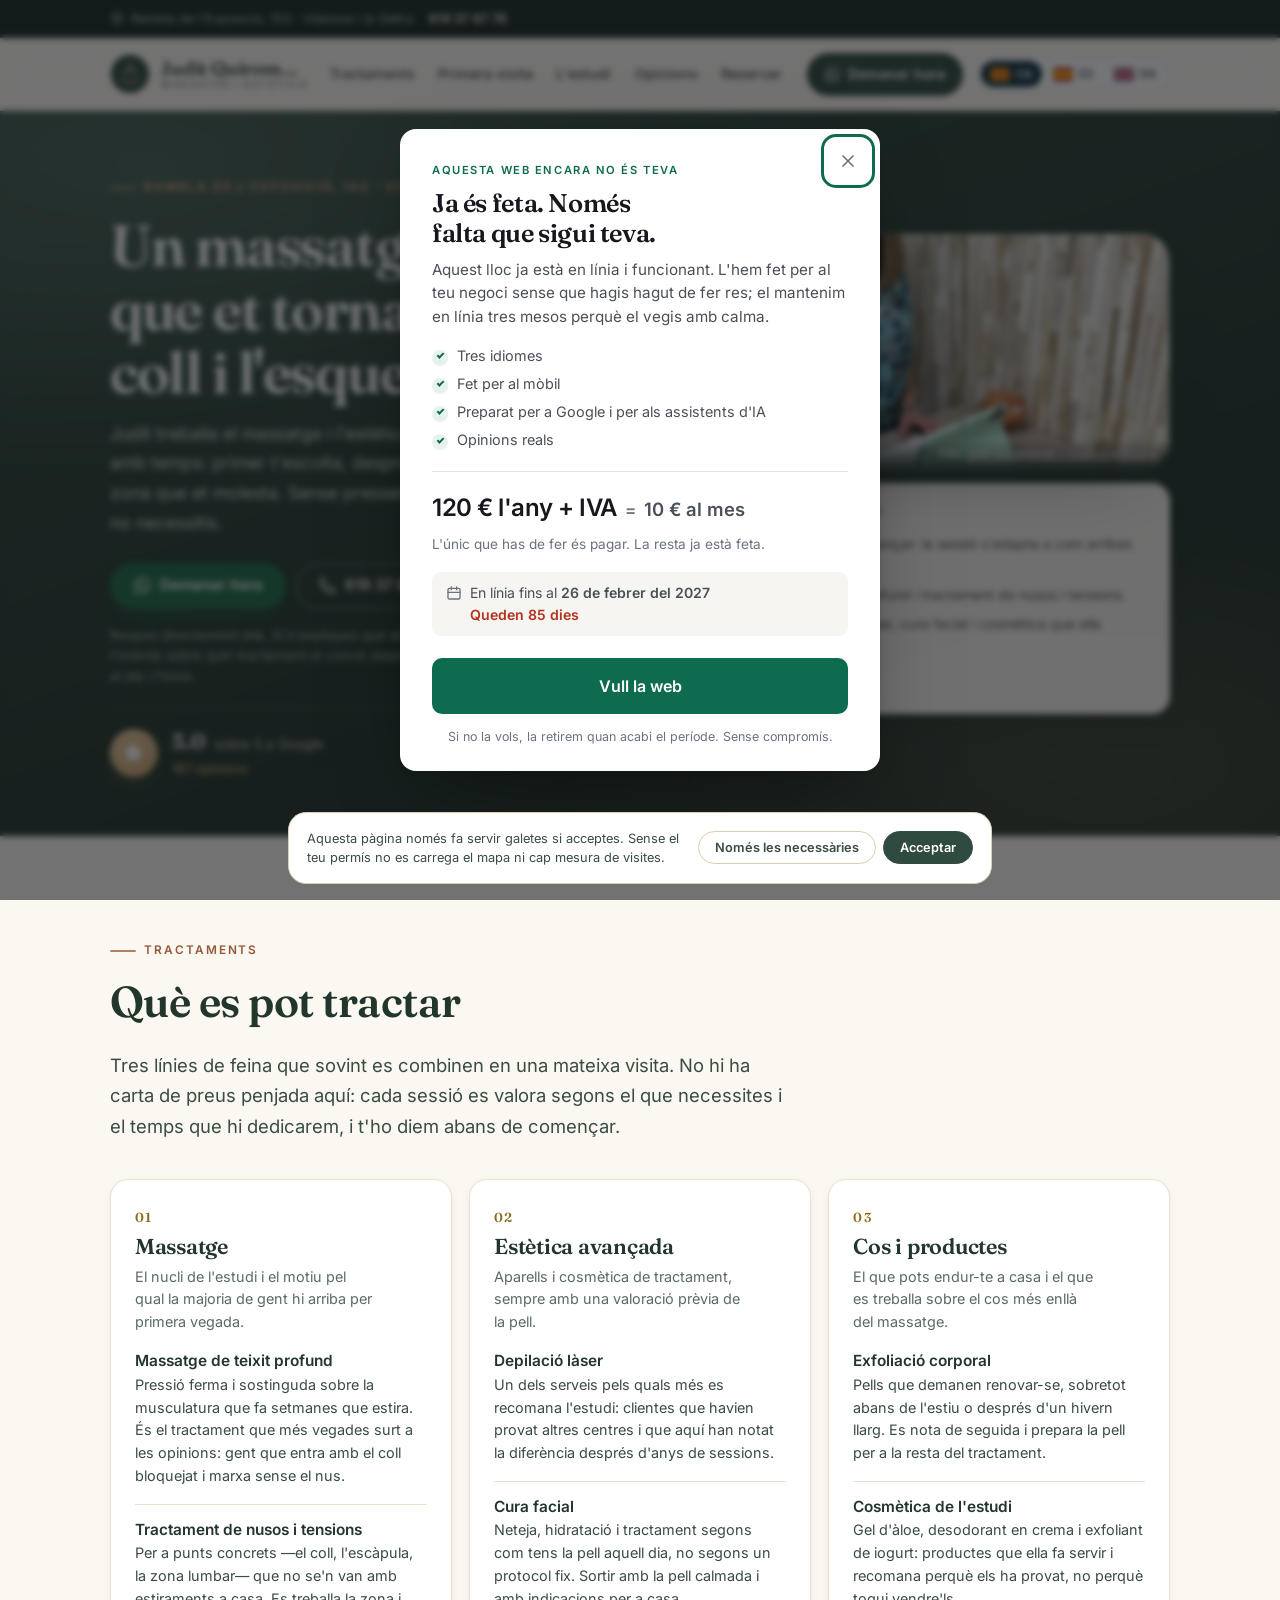
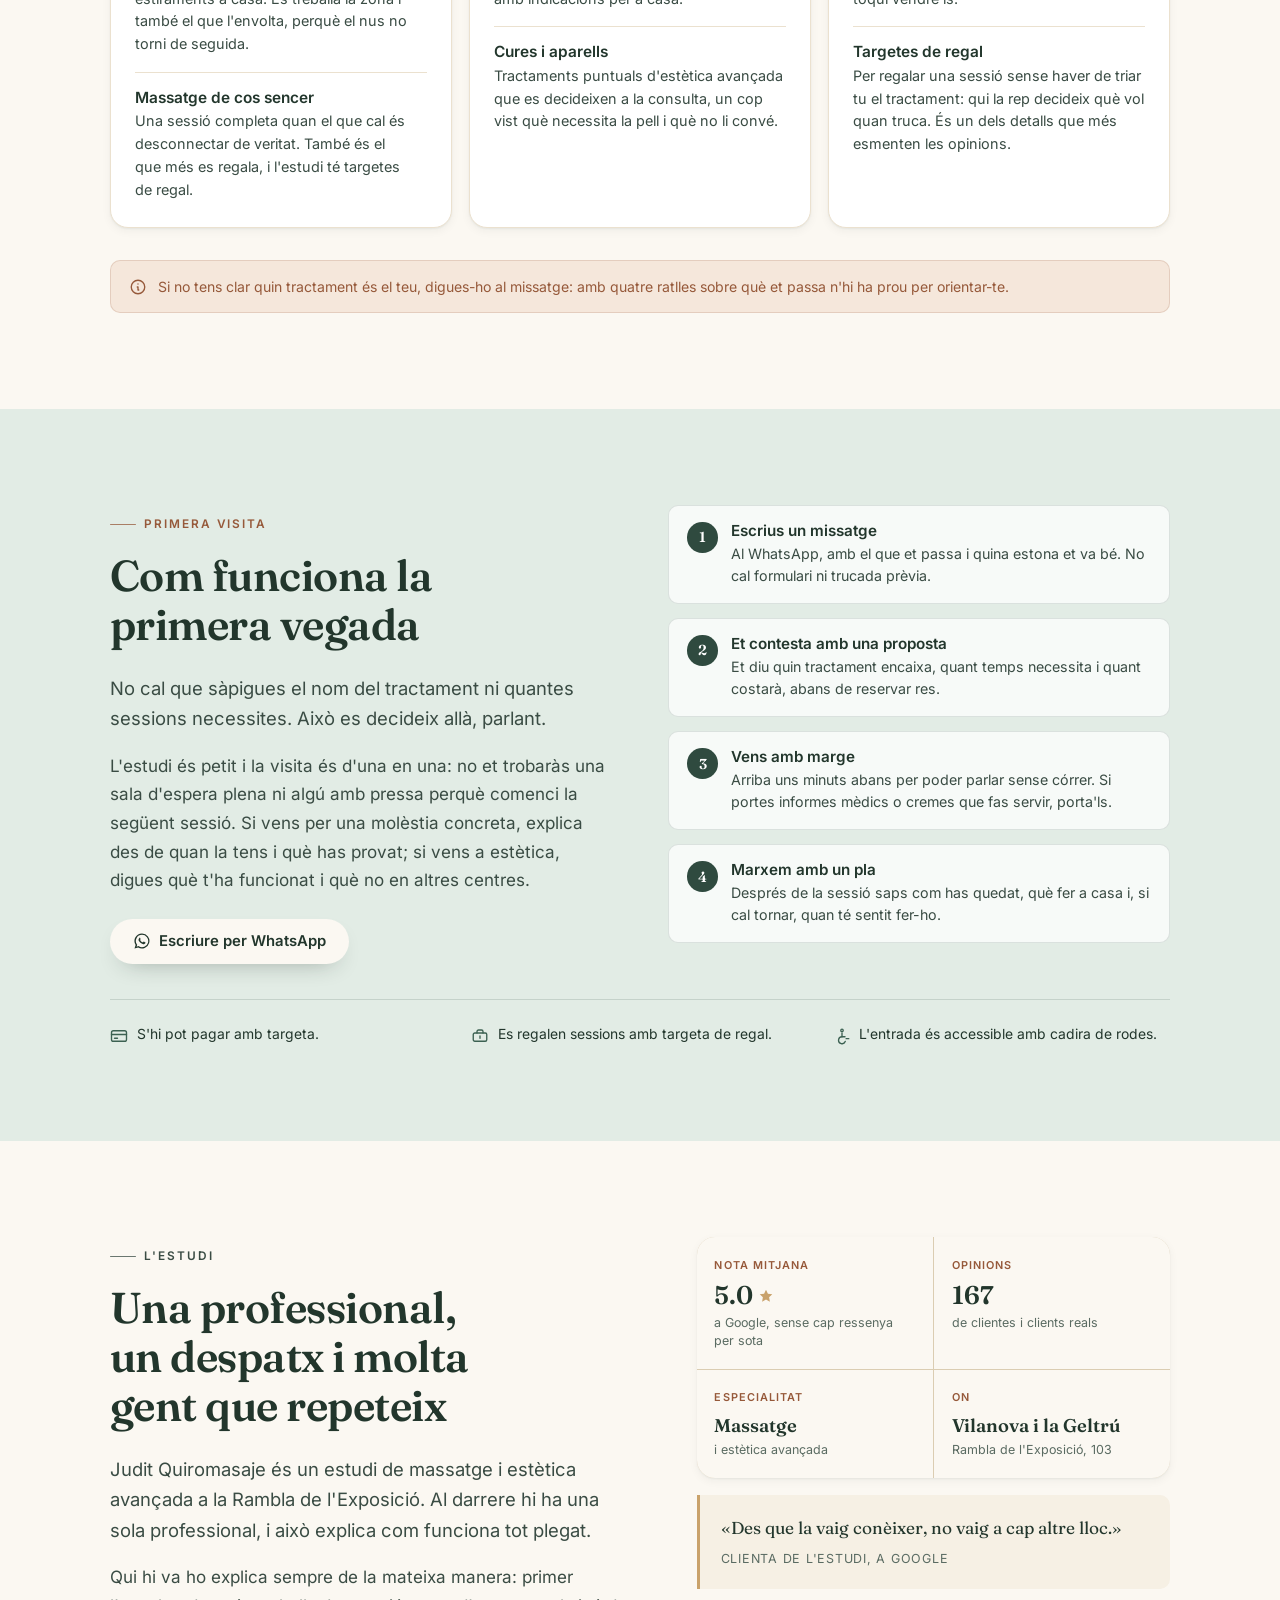
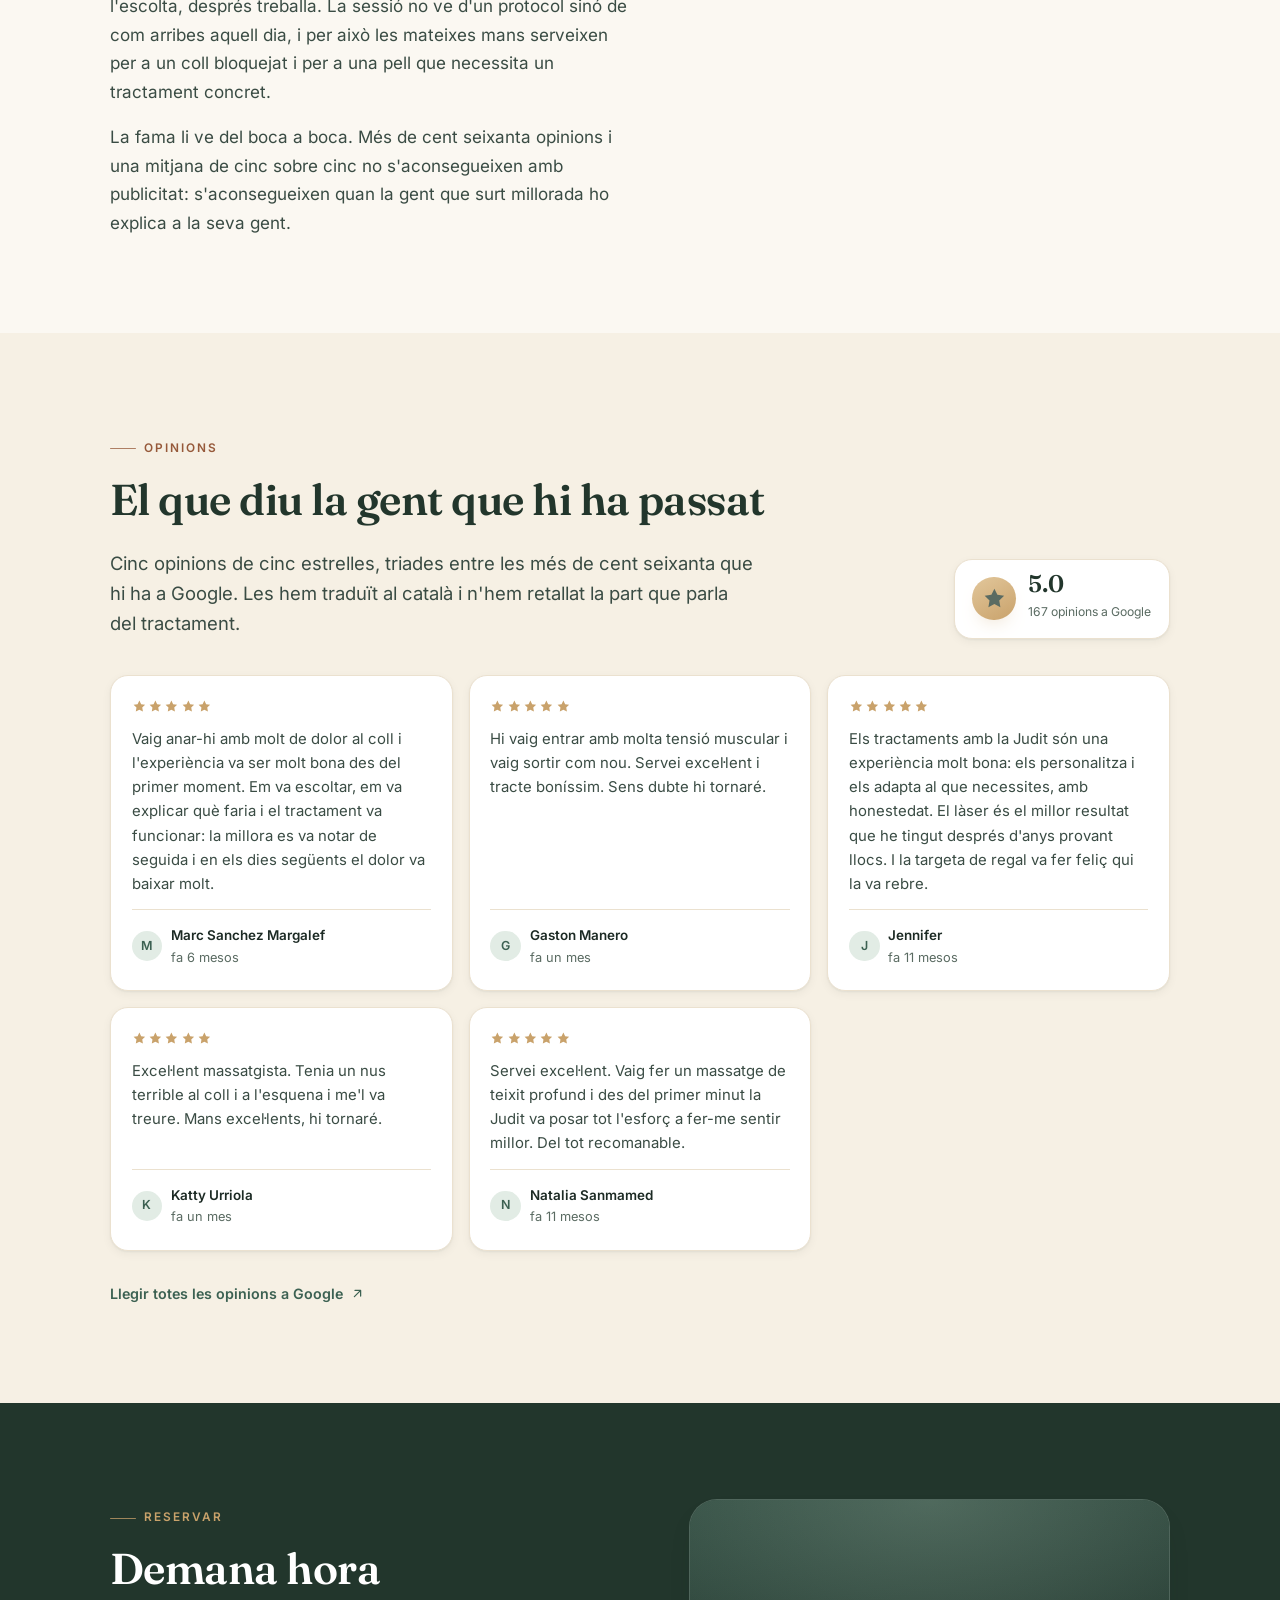
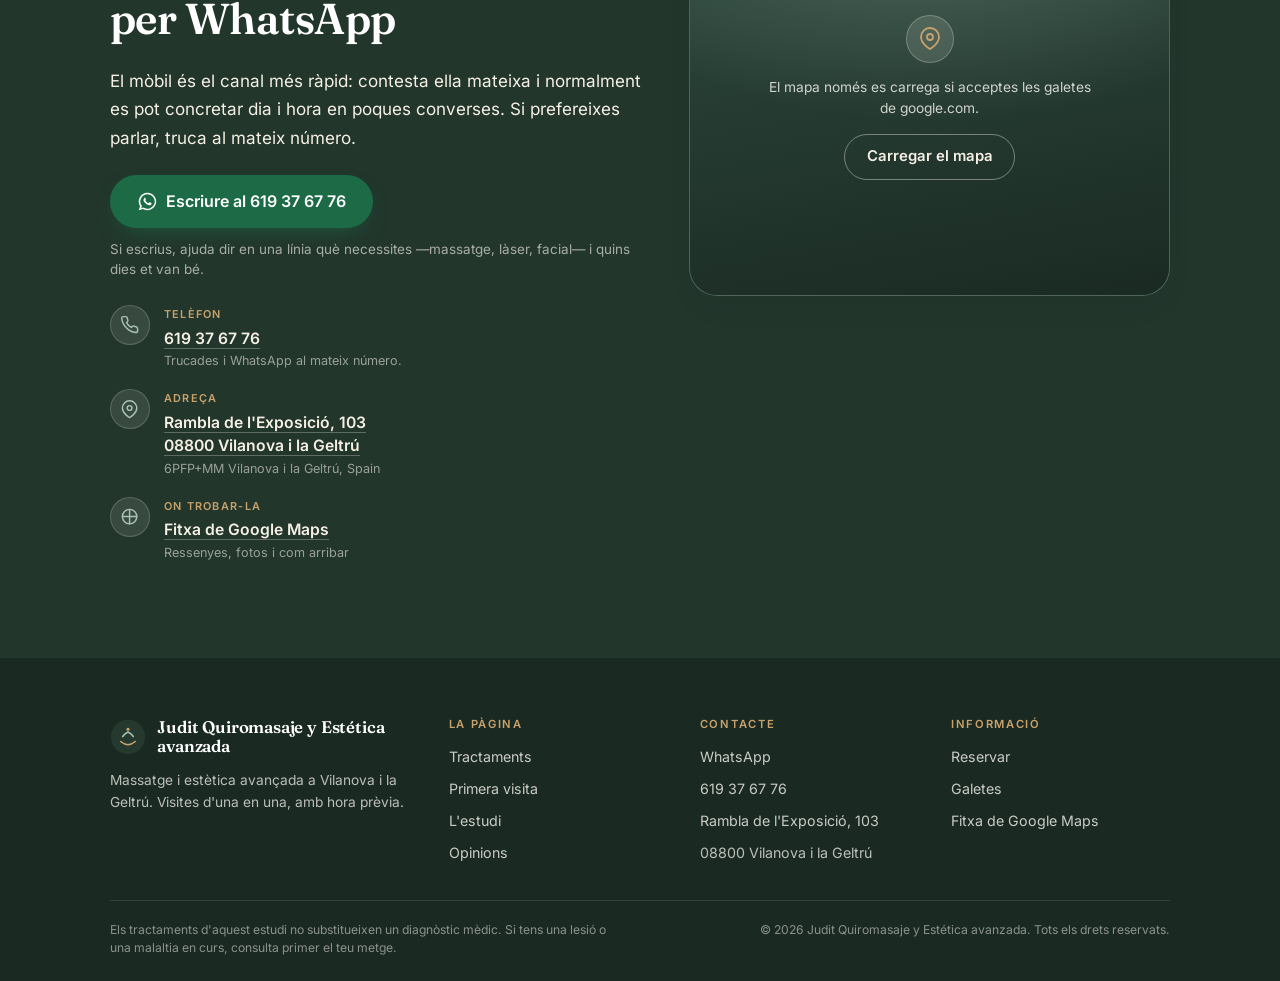
<file: index.html>
<!DOCTYPE html>
<html lang="ca" dir="ltr">
<head>
<meta charset="utf-8">
<meta name="viewport" content="width=device-width, initial-scale=1">
<title>Judit Quiromasaje — Massatges i estètica avançada a Vilanova i la Geltrú</title>
<meta name="description" content="Estudi de massatge i estètica avançada a la Rambla de l&#39;Exposició, 103, Vilanova i la Geltrú. Massatge de teixit profund, tractaments facials i corporals, làser i cura de la pell. Demana hora per WhatsApp.">
<meta name="author" content="Judit Quiromasaje y Estética avanzada">
<meta name="theme-color" content="#2f4a3f">
<meta name="robots" content="index, follow">
<link rel="canonical" href="https://juditquiromasaje.vilanovailageltru.info/">

<meta property="og:type" content="website">
<meta property="og:site_name" content="Judit Quiromasaje y Estética avanzada">
<meta property="og:title" content="Judit Quiromasaje — Massatges i estètica avançada a Vilanova i la Geltrú">
<meta property="og:description" content="Estudi de massatge i estètica avançada a la Rambla de l&#39;Exposició, 103, Vilanova i la Geltrú. Massatge de teixit profund, tractaments facials i corporals, làser i cura de la pell. Demana hora per WhatsApp.">
<meta property="og:locale" content="ca_ES">
<meta property="og:url" content="https://juditquiromasaje.vilanovailageltru.info/">
<meta property="og:image" content="https://juditquiromasaje.vilanovailageltru.info/assets/img/og-image.jpg">
<meta property="og:image:width" content="1200">
<meta property="og:image:height" content="630">
<meta property="og:image:alt" content="Massatge i estètica avançada a Vilanova i la Geltrú, amb hora per WhatsApp">
<meta name="twitter:card" content="summary_large_image">
<meta name="twitter:title" content="Judit Quiromasaje — Massatges i estètica avançada a Vilanova i la Geltrú">
<meta name="twitter:description" content="Estudi de massatge i estètica avançada a la Rambla de l&#39;Exposició, 103, Vilanova i la Geltrú. Massatge de teixit profund, tractaments facials i corporals, làser i cura de la pell. Demana hora per WhatsApp.">
<meta name="twitter:image" content="https://juditquiromasaje.vilanovailageltru.info/assets/img/og-image.jpg">


<link rel="alternate" hreflang="ca-ES" href="https://juditquiromasaje.vilanovailageltru.info/">

<link rel="alternate" hreflang="es-ES" href="https://juditquiromasaje.vilanovailageltru.info/es/">

<link rel="alternate" hreflang="en-GB" href="https://juditquiromasaje.vilanovailageltru.info/en/">

<link rel="alternate" hreflang="x-default" href="https://juditquiromasaje.vilanovailageltru.info/">


<link rel="icon" href="./assets/img/favicon.svg" type="image/svg+xml">
<link rel="apple-touch-icon" href="./assets/img/apple-touch-icon.png">
<link rel="manifest" href="./site.webmanifest">
<link rel="preload" href="./assets/fonts/fraunces-latin.woff2" as="font" type="font/woff2" crossorigin>
<link rel="preload" href="./assets/fonts/inter-latin.woff2" as="font" type="font/woff2" crossorigin>
<link rel="stylesheet" href="./assets/css/components.css">
<link rel="stylesheet" href="./assets/css/header-tools.css">
<link rel="stylesheet" href="./assets/css/styles.css">
<link rel="stylesheet" href="./assets/css/offer-panel.css">

<script type="application/ld+json">
{
  "@context": "https://schema.org",
  "@type": "HealthAndBeautyBusiness",
  "@id": "https://juditquiromasaje.vilanovailageltru.info/#business",
  "name": "Judit Quiromasaje y Estética avanzada",
  "url": "https://juditquiromasaje.vilanovailageltru.info",
  "image": "https://juditquiromasaje.vilanovailageltru.info/assets/img/og-image.jpg",
  "telephone": "+34619376776",
  "address": {
    "@type": "PostalAddress",
    "streetAddress": "Rambla de l'Exposició, 103",
    "postalCode": "08800",
    "addressLocality": "Vilanova i la Geltrú",
    "addressRegion": "Barcelona",
    "addressCountry": "ES"
  },
  "geo": {
    "@type": "GeoCoordinates",
    "latitude": 41.224205,
    "longitude": 1.7366772
  },
  "hasMap": "https://maps.google.com/?cid=7962689806372294087&g_mp=Cilnb29nbGUubWFwcy5wbGFjZXMudjEuUGxhY2VzLlNlYXJjaE5lYXJieRACGAQgAA",
  "inLanguage": "ca",
  "aggregateRating": {
    "@type": "AggregateRating",
    "ratingValue": 5,
    "reviewCount": 167,
    "bestRating": 5,
    "worstRating": 1
  }
}
</script>
<script>
  /* Google Analytics 4 with consent mode. Goes in <head> of every generated page,
     before any other script. Nothing is fetched from Google until the visitor
     accepts, and storage stays denied by default even if the tag loads elsewhere. */
  (function () {
    var ID = 'G-71LT2Q093H';
    var KEY = 'cookie-consent-v1';
    var accepted = false;
    try { accepted = localStorage.getItem(KEY) === 'accepted'; } catch (e) {}

    window.dataLayer = window.dataLayer || [];
    window.gtag = function () { window.dataLayer.push(arguments); };
    gtag('js', new Date());

    gtag('consent', 'default', {
      ad_storage: 'denied',
      ad_user_data: 'denied',
      ad_personalization: 'denied',
      analytics_storage: 'denied'
    });

    function load() {
      if (window.__gaLoaded) return;
      window.__gaLoaded = true;
      var s = document.createElement('script');
      s.async = true;
      s.src = 'https://www.googletagmanager.com/gtag/js?id=' + ID;
      document.head.appendChild(s);
      gtag('config', ID);
    }

    function grant() {
      load();
      gtag('consent', 'update', {
        ad_storage: 'granted',
        ad_user_data: 'granted',
        ad_personalization: 'granted',
        analytics_storage: 'granted'
      });
    }

    /* The cookie banner calls this from BOTH buttons; nothing touches Google before it runs. */
    window.__analyticsConsent = function (isAccepted) {
      try { localStorage.setItem(KEY, isAccepted ? 'accepted' : 'essential'); } catch (e) {}
      if (isAccepted) grant();
    };

    if (accepted) grant();
  })();
</script>
</head>
<body>
<a class="skip-link" href="#main">Salta al contingut</a>

<div class="topbar">
  <div class="wrap topbar__inner">
    <p class="topbar__note">
      <svg viewBox="0 0 24 24" width="14" height="14" fill="none" stroke="currentColor" stroke-width="1.9" stroke-linecap="round" stroke-linejoin="round" aria-hidden="true"><path d="M21 10c0 7-9 12-9 12S3 17 3 10a9 9 0 0 1 18 0Z"/><circle cx="12" cy="10" r="3"/></svg>
      Rambla de l&#39;Exposició, 103 · Vilanova i la Geltrú
    </p>
    <p class="topbar__phone">
      <a href="tel:+34619376776">619 37 67 76</a>
    </p>
    <nav class="langs" aria-label="Idioma">
      
      <a class="langs__link" href="./" hreflang="ca" lang="ca" aria-current="true">
        <span class="langs__flag" aria-hidden="true"><svg viewBox="0 0 24 16"><rect width="24" height="16" fill="#fcdd09"/><g fill="#da121a"><rect y="1.7778" width="24" height="1.7778"/><rect y="5.3334" width="24" height="1.7778"/><rect y="8.889" width="24" height="1.7778"/><rect y="12.4446" width="24" height="1.7778"/></g></svg></span>
        <span class="langs__code">ca</span>
        <span class="sr-only">Català</span>
      </a>
      
      <a class="langs__link" href="./es/" hreflang="es" lang="es">
        <span class="langs__flag" aria-hidden="true"><svg viewBox="0 0 24 16"><rect width="24" height="16" fill="#c60b1e"/><rect y="4" width="24" height="8" fill="#ffc400"/></svg></span>
        <span class="langs__code">es</span>
        <span class="sr-only">Español</span>
      </a>
      
      <a class="langs__link" href="./en/" hreflang="en" lang="en">
        <span class="langs__flag" aria-hidden="true"><svg viewBox="0 0 24 16"><rect width="24" height="16" fill="#00247d"/><path d="M0 0 24 16M24 0 0 16" stroke="#fff" stroke-width="3.2"/><path d="M0 0 24 16M24 0 0 16" stroke="#cf142b" stroke-width="1.6"/><path d="M12 0v16M0 8h24" stroke="#fff" stroke-width="5.2"/><path d="M12 0v16M0 8h24" stroke="#cf142b" stroke-width="3"/></svg></span>
        <span class="langs__code">en</span>
        <span class="sr-only">English</span>
      </a>
      
    </nav>
  </div>
</div>

<header class="header">
  <div class="wrap header__inner">
    <a class="brand" href="./" aria-label="Judit Quiromasaje y Estética avanzada — Vilanova i la Geltrú">
      <svg class="brand__mark" viewBox="0 0 44 44" width="40" height="40" aria-hidden="true">
        <circle cx="22" cy="22" r="21" fill="#2f4a3f"/>
        <path d="M13 27.5c3.2 2.6 5.9 3.9 9 3.9s5.8-1.3 9-3.9" stroke="#c9a26b" stroke-width="1.9" fill="none" stroke-linecap="round"/>
        <path d="M15.5 21.4c2-3.1 4.1-4.6 6.5-5.6 2.4 1 4.5 2.5 6.5 5.6" stroke="#a9c3b2" stroke-width="1.9" fill="none" stroke-linecap="round"/>
        <circle cx="22" cy="12.6" r="1.9" fill="#c9a26b"/>
      </svg>
      <span class="brand__text">
        <span class="brand__name">Judit Quiromasaje y Estética avanzada</span>
        <span class="brand__sub">Massatge i estètica</span>
      </span>
    </a>
    <nav class="nav" id="site-nav" data-open="false" aria-label="Navegació principal">
      <ul class="nav__list">
        <li><a class="nav__link" href="#tractaments">Tractaments</a></li>
        <li><a class="nav__link" href="#primera-visita">Primera visita</a></li>
        <li><a class="nav__link" href="#estudi">L&#39;estudi</a></li>
        <li><a class="nav__link" href="#opinions">Opinions</a></li>
        <li><a class="nav__link" href="#contacte">Reservar</a></li>
      </ul>
    </nav>
    <a class="header__cta" href="https://wa.me/34619376776" target="_blank" rel="noopener">
      <svg viewBox="0 0 24 24" width="17" height="17" fill="currentColor" aria-hidden="true"><path d="M12 2a10 10 0 0 0-8.5 15.3L2 22l4.8-1.4A10 10 0 1 0 12 2Zm0 1.8a8.2 8.2 0 1 1-4.2 15.2l-.4-.2-2.6.8.8-2.5-.3-.4A8.2 8.2 0 0 1 12 3.8Zm-3 4c-.2 0-.5.1-.7.4-.3.3-.9 1-.9 2s.7 2.2 1 2.5c.2.3 1.5 2.1 3.7 2.9 1.8.7 2.2.6 2.6.6.5 0 1.5-.6 1.7-1.2.2-.6.2-1.1.2-1.2-.1-.1-.3-.2-.6-.3l-1.5-.7c-.2-.1-.4-.1-.5.1l-.6.8c-.1.2-.3.2-.5.1a7 7 0 0 1-2-1.3 7.6 7.6 0 0 1-1.4-1.8c-.1-.2 0-.3.1-.4l.5-.6c.1-.2.1-.3 0-.4l-.7-1.6c-.1-.4-.3-.4-.4-.4H9Z"/></svg>
      Demanar hora
    </a>
    <button class="nav-toggle" type="button" aria-expanded="false" aria-controls="site-nav" aria-label="Obre o tanca el menú">
      <svg viewBox="0 0 24 24" width="22" height="22" fill="none" stroke="currentColor" stroke-width="2" stroke-linecap="round" aria-hidden="true"><path d="M4 7h16M4 12h16M4 17h16"/></svg>
    </button>
  </div>
</header>

<main id="main">

  <!-- ================= HERO ================= -->
  <section class="hero" aria-labelledby="hero-title">
    <span class="hero__wash" aria-hidden="true"></span>
    <div class="wrap hero__inner">
      <div class="hero__copy">
        <p class="eyebrow">Rambla de l&#39;Exposició, 103 · Vilanova i la Geltrú</p>
        <h1 class="hero__title" id="hero-title">Un massatge que et torna el coll i l&#39;esquena</h1>
        <p class="hero__subtitle">Judit treballa el massatge i l&#39;estètica avançada amb les mans i amb temps: primer t&#39;escolta, després decideix com tractar la zona que et molesta. Sense presses i sense pautar-te res que no necessitis.</p>
        <div class="hero__actions">
          <a class="btn btn--wa" href="https://wa.me/34619376776" target="_blank" rel="noopener">
            <svg viewBox="0 0 24 24" width="19" height="19" fill="currentColor" aria-hidden="true"><path d="M12 2a10 10 0 0 0-8.5 15.3L2 22l4.8-1.4A10 10 0 1 0 12 2Zm0 1.8a8.2 8.2 0 1 1-4.2 15.2l-.4-.2-2.6.8.8-2.5-.3-.4A8.2 8.2 0 0 1 12 3.8Zm-3 4c-.2 0-.5.1-.7.4-.3.3-.9 1-.9 2s.7 2.2 1 2.5c.2.3 1.5 2.1 3.7 2.9 1.8.7 2.2.6 2.6.6.5 0 1.5-.6 1.7-1.2.2-.6.2-1.1.2-1.2-.1-.1-.3-.2-.6-.3l-1.5-.7c-.2-.1-.4-.1-.5.1l-.6.8c-.1.2-.3.2-.5.1a7 7 0 0 1-2-1.3 7.6 7.6 0 0 1-1.4-1.8c-.1-.2 0-.3.1-.4l.5-.6c.1-.2.1-.3 0-.4l-.7-1.6c-.1-.4-.3-.4-.4-.4H9Z"/></svg>
            Demanar hora
          </a>
          <a class="btn btn--outline" href="tel:+34619376776">
            <svg viewBox="0 0 24 24" width="18" height="18" fill="none" stroke="currentColor" stroke-width="1.9" stroke-linecap="round" stroke-linejoin="round" aria-hidden="true"><path d="M22 16.9v3a2 2 0 0 1-2.2 2 19.8 19.8 0 0 1-8.6-3.1 19.5 19.5 0 0 1-6-6A19.8 19.8 0 0 1 2.1 4.2 2 2 0 0 1 4.1 2h3a2 2 0 0 1 2 1.7c.1.9.4 1.8.7 2.6a2 2 0 0 1-.5 2.1L8.1 9.6a16 16 0 0 0 6 6l1.2-1.2a2 2 0 0 1 2.1-.5c.8.3 1.7.6 2.6.7a2 2 0 0 1 1.7 2.1Z"/></svg>
            619 37 67 76
          </a>
        </div>
        <p class="hero__hint">Respon directament ella. Si li expliques què et passa, t&#39;orienta sobre quin tractament et convé abans de tancar el dia i l&#39;hora.</p>
        <div class="hero__proof">
          <span class="rating__star" aria-hidden="true">
            <svg viewBox="0 0 24 24" fill="currentColor"><path d="M12 2.6l2.9 5.9 6.5.95-4.7 4.6 1.1 6.45L12 17.4l-5.8 3.1 1.1-6.45-4.7-4.6 6.5-.95L12 2.6Z"/></svg>
          </span>
          <p class="hero__proofText">
            <strong>5.0</strong> sobre 5 a Google
            <span class="rating__count">167 opinions</span>
          </p>
        </div>
      </div>

      <div class="hero__aside">
        
        <figure class="hero__photo">
          <img src="./assets/img/hero-photo.jpg" alt="Interior de l&#39;estudi de massatge i estètica de Judit Quiromasaje, a Vilanova i la Geltrú" width="1050" height="1400" fetchpriority="high" decoding="async">
          
          <figcaption data-photo-credit>Foto:
            <a href="https://maps.google.com/maps/contrib/117145255998800128202" target="_blank" rel="noopener nofollow">Judit Quiromasaje y Estética avanzada</a>
          </figcaption>
          
        </figure>
        
        <div class="hero__card">
          <p class="hero__cardKicker">Com es treballa aquí</p>
          <ul class="hero__cardList">
            <li>
              <span class="dot" aria-hidden="true"></span>
              <span>Escolta abans de començar: la sessió s&#39;adapta a com arribes aquell dia.</span>
            </li>
            <li>
              <span class="dot" aria-hidden="true"></span>
              <span>Massatge de teixit profund i tractament de nusos i tensions.</span>
            </li>
            <li>
              <span class="dot" aria-hidden="true"></span>
              <span>Estètica avançada: làser, cura facial i cosmètica que ella mateixa recomana.</span>
            </li>
          </ul>
          <a class="hero__cardLink" href="#tractaments">Veure els tractaments</a>
        </div>
      </div>
    </div>
  </section>

  <!-- ================= TREATMENTS ================= -->
  <section class="section" id="tractaments" aria-labelledby="treat-title">
    <div class="wrap">
      <div class="section__head reveal">
        <p class="eyebrow">Tractaments</p>
        <h2 class="h2" id="treat-title">Què es pot tractar</h2>
        <p class="lead">Tres línies de feina que sovint es combinen en una mateixa visita. No hi ha carta de preus penjada aquí: cada sessió es valora segons el que necessites i el temps que hi dedicarem, i t&#39;ho diem abans de començar.</p>
      </div>

      <div class="groups">
        <article class="group reveal">
          <header class="group__head">
            <span class="group__index">01</span>
            <h3 class="group__title">Massatge</h3>
            <p class="group__lead">El nucli de l&#39;estudi i el motiu pel qual la majoria de gent hi arriba per primera vegada.</p>
          </header>
          <ul class="group__list">
            
            <li class="treatment">
              <h4 class="treatment__name">Massatge de teixit profund</h4>
              <p class="treatment__text">Pressió ferma i sostinguda sobre la musculatura que fa setmanes que estira. És el tractament que més vegades surt a les opinions: gent que entra amb el coll bloquejat i marxa sense el nus.</p>
            </li>
            
            <li class="treatment">
              <h4 class="treatment__name">Tractament de nusos i tensions</h4>
              <p class="treatment__text">Per a punts concrets —el coll, l&#39;escàpula, la zona lumbar— que no se&#39;n van amb estiraments a casa. Es treballa la zona i també el que l&#39;envolta, perquè el nus no torni de seguida.</p>
            </li>
            
            <li class="treatment">
              <h4 class="treatment__name">Massatge de cos sencer</h4>
              <p class="treatment__text">Una sessió completa quan el que cal és desconnectar de veritat. També és el que més es regala, i l&#39;estudi té targetes de regal.</p>
            </li>
            
          </ul>
        </article>

        <article class="group reveal">
          <header class="group__head">
            <span class="group__index">02</span>
            <h3 class="group__title">Estètica avançada</h3>
            <p class="group__lead">Aparells i cosmètica de tractament, sempre amb una valoració prèvia de la pell.</p>
          </header>
          <ul class="group__list">
            
            <li class="treatment">
              <h4 class="treatment__name">Depilació làser</h4>
              <p class="treatment__text">Un dels serveis pels quals més es recomana l&#39;estudi: clientes que havien provat altres centres i que aquí han notat la diferència després d&#39;anys de sessions.</p>
            </li>
            
            <li class="treatment">
              <h4 class="treatment__name">Cura facial</h4>
              <p class="treatment__text">Neteja, hidratació i tractament segons com tens la pell aquell dia, no segons un protocol fix. Sortir amb la pell calmada i amb indicacions per a casa.</p>
            </li>
            
            <li class="treatment">
              <h4 class="treatment__name">Cures i aparells</h4>
              <p class="treatment__text">Tractaments puntuals d&#39;estètica avançada que es decideixen a la consulta, un cop vist què necessita la pell i què no li convé.</p>
            </li>
            
          </ul>
        </article>

        <article class="group reveal">
          <header class="group__head">
            <span class="group__index">03</span>
            <h3 class="group__title">Cos i productes</h3>
            <p class="group__lead">El que pots endur-te a casa i el que es treballa sobre el cos més enllà del massatge.</p>
          </header>
          <ul class="group__list">
            
            <li class="treatment">
              <h4 class="treatment__name">Exfoliació corporal</h4>
              <p class="treatment__text">Pells que demanen renovar-se, sobretot abans de l&#39;estiu o després d&#39;un hivern llarg. Es nota de seguida i prepara la pell per a la resta del tractament.</p>
            </li>
            
            <li class="treatment">
              <h4 class="treatment__name">Cosmètica de l&#39;estudi</h4>
              <p class="treatment__text">Gel d&#39;àloe, desodorant en crema i exfoliant de iogurt: productes que ella fa servir i recomana perquè els ha provat, no perquè toqui vendre&#39;ls.</p>
            </li>
            
            <li class="treatment">
              <h4 class="treatment__name">Targetes de regal</h4>
              <p class="treatment__text">Per regalar una sessió sense haver de triar tu el tractament: qui la rep decideix què vol quan truca. És un dels detalls que més esmenten les opinions.</p>
            </li>
            
          </ul>
        </article>
      </div>

      <p class="note reveal">
        <svg viewBox="0 0 24 24" width="18" height="18" fill="none" stroke="currentColor" stroke-width="1.8" stroke-linecap="round" stroke-linejoin="round" aria-hidden="true"><circle cx="12" cy="12" r="9"/><path d="M12 8h.01M11 12h1v4h1"/></svg>
        Si no tens clar quin tractament és el teu, digues-ho al missatge: amb quatre ratlles sobre què et passa n&#39;hi ha prou per orientar-te.
      </p>
    </div>
  </section>

  <!-- ================= FIRST VISIT ================= -->
  <section class="section section--sage" id="primera-visita" aria-labelledby="first-title">
    <div class="wrap">
      <div class="first__grid">
        <div class="reveal">
          <p class="eyebrow">Primera visita</p>
          <h2 class="h2" id="first-title">Com funciona la primera vegada</h2>
          <p class="lead">No cal que sàpigues el nom del tractament ni quantes sessions necessites. Això es decideix allà, parlant.</p>
          <p class="first__body">L&#39;estudi és petit i la visita és d&#39;una en una: no et trobaràs una sala d&#39;espera plena ni algú amb pressa perquè comenci la següent sessió. Si vens per una molèstia concreta, explica des de quan la tens i què has provat; si vens a estètica, digues què t&#39;ha funcionat i què no en altres centres.</p>
          <a class="btn btn--cream" href="https://wa.me/34619376776" target="_blank" rel="noopener">
            <svg viewBox="0 0 24 24" width="18" height="18" fill="currentColor" aria-hidden="true"><path d="M12 2a10 10 0 0 0-8.5 15.3L2 22l4.8-1.4A10 10 0 1 0 12 2Zm0 1.8a8.2 8.2 0 1 1-4.2 15.2l-.4-.2-2.6.8.8-2.5-.3-.4A8.2 8.2 0 0 1 12 3.8Zm-3 4c-.2 0-.5.1-.7.4-.3.3-.9 1-.9 2s.7 2.2 1 2.5c.2.3 1.5 2.1 3.7 2.9 1.8.7 2.2.6 2.6.6.5 0 1.5-.6 1.7-1.2.2-.6.2-1.1.2-1.2-.1-.1-.3-.2-.6-.3l-1.5-.7c-.2-.1-.4-.1-.5.1l-.6.8c-.1.2-.3.2-.5.1a7 7 0 0 1-2-1.3 7.6 7.6 0 0 1-1.4-1.8c-.1-.2 0-.3.1-.4l.5-.6c.1-.2.1-.3 0-.4l-.7-1.6c-.1-.4-.3-.4-.4-.4H9Z"/></svg>
            Escriure per WhatsApp
          </a>
        </div>

        <ol class="steps reveal">
          <li class="step">
            <span class="step__num">1</span>
            <div>
              <h3 class="step__title">Escrius un missatge</h3>
              <p class="step__text">Al WhatsApp, amb el que et passa i quina estona et va bé. No cal formulari ni trucada prèvia.</p>
            </div>
          </li>
          <li class="step">
            <span class="step__num">2</span>
            <div>
              <h3 class="step__title">Et contesta amb una proposta</h3>
              <p class="step__text">Et diu quin tractament encaixa, quant temps necessita i quant costarà, abans de reservar res.</p>
            </div>
          </li>
          <li class="step">
            <span class="step__num">3</span>
            <div>
              <h3 class="step__title">Vens amb marge</h3>
              <p class="step__text">Arriba uns minuts abans per poder parlar sense córrer. Si portes informes mèdics o cremes que fas servir, porta&#39;ls.</p>
            </div>
          </li>
          <li class="step">
            <span class="step__num">4</span>
            <div>
              <h3 class="step__title">Marxem amb un pla</h3>
              <p class="step__text">Després de la sessió saps com has quedat, què fer a casa i, si cal tornar, quan té sentit fer-ho.</p>
            </div>
          </li>
        </ol>
      </div>

      <ul class="practical reveal">
        <li>
          <svg viewBox="0 0 24 24" width="18" height="18" fill="none" stroke="currentColor" stroke-width="1.8" stroke-linecap="round" stroke-linejoin="round" aria-hidden="true"><rect x="2" y="5" width="20" height="14" rx="2.5"/><path d="M2 10h20"/><path d="M6 15h4"/></svg>
          <span>S&#39;hi pot pagar amb targeta.</span>
        </li>
        <li>
          <svg viewBox="0 0 24 24" width="18" height="18" fill="none" stroke="currentColor" stroke-width="1.8" stroke-linecap="round" stroke-linejoin="round" aria-hidden="true"><rect x="3" y="8" width="18" height="11" rx="2"/><path d="M8 8V6a2 2 0 0 1 2-2h4a2 2 0 0 1 2 2v2"/><path d="M12 12v3"/></svg>
          <span>Es regalen sessions amb targeta de regal.</span>
        </li>
        <li>
          <svg viewBox="0 0 24 24" width="18" height="18" fill="none" stroke="currentColor" stroke-width="1.8" stroke-linecap="round" stroke-linejoin="round" aria-hidden="true"><circle cx="12" cy="4.5" r="1.6"/><path d="M12 8v5h4"/><path d="M12 13a4.6 4.6 0 1 0 4.3 6.3"/><path d="M17.5 15.5h3.5"/></svg>
          <span>L&#39;entrada és accessible amb cadira de rodes.</span>
        </li>
      </ul>
    </div>
  </section>

  <!-- ================= ABOUT / STUDIO ================= -->
  <section class="section" id="estudi" aria-labelledby="studio-title">
    <div class="wrap">
      <div class="about__grid">
        <div class="about__copy reveal">
          <p class="eyebrow">L&#39;estudi</p>
          <h2 class="h2" id="studio-title">Una professional, un despatx i molta gent que repeteix</h2>
          <p class="lead">Judit Quiromasaje és un estudi de massatge i estètica avançada a la Rambla de l&#39;Exposició. Al darrere hi ha una sola professional, i això explica com funciona tot plegat.</p>
          <p>Qui hi va ho explica sempre de la mateixa manera: primer l&#39;escolta, després treballa. La sessió no ve d&#39;un protocol sinó de com arribes aquell dia, i per això les mateixes mans serveixen per a un coll bloquejat i per a una pell que necessita un tractament concret.</p>
          <p>La fama li ve del boca a boca. Més de cent seixanta opinions i una mitjana de cinc sobre cinc no s&#39;aconsegueixen amb publicitat: s&#39;aconsegueixen quan la gent que surt millorada ho explica a la seva gent.</p>
        </div>
        <div class="reveal">
          <div class="stats">
            <div class="stat">
              <p class="stat__kicker">Nota mitjana</p>
              <p class="stat__value">
                5.0
                <svg viewBox="0 0 24 24" fill="currentColor" aria-hidden="true"><path d="M12 2.6l2.9 5.9 6.5.95-4.7 4.6 1.1 6.45L12 17.4l-5.8 3.1 1.1-6.45-4.7-4.6 6.5-.95L12 2.6Z"/></svg>
              </p>
              <p class="stat__label">a Google, sense cap ressenya per sota</p>
            </div>
            <div class="stat">
              <p class="stat__kicker">Opinions</p>
              <p class="stat__value">167</p>
              <p class="stat__label">de clientes i clients reals</p>
            </div>
            <div class="stat">
              <p class="stat__kicker">Especialitat</p>
              <p class="stat__value stat__value--text">Massatge</p>
              <p class="stat__label">i estètica avançada</p>
            </div>
            <div class="stat">
              <p class="stat__kicker">On</p>
              <p class="stat__value stat__value--text">Vilanova i la Geltrú</p>
              <p class="stat__label">Rambla de l&#39;Exposició, 103</p>
            </div>
          </div>
          <figure class="pull">
            <blockquote><p>«Des que la vaig conèixer, no vaig a cap altre lloc.»</p></blockquote>
            <figcaption>Clienta de l&#39;estudi, a Google</figcaption>
          </figure>
        </div>
      </div>
    </div>
  </section>

  <!-- ================= REVIEWS ================= -->
  <section class="section section--sand" id="opinions" aria-labelledby="reviews-title">
    <div class="wrap">
      <div class="reviews__head reveal">
        <div>
          <p class="eyebrow">Opinions</p>
          <h2 class="h2" id="reviews-title">El que diu la gent que hi ha passat</h2>
          <p class="lead">Cinc opinions de cinc estrelles, triades entre les més de cent seixanta que hi ha a Google. Les hem traduït al català i n&#39;hem retallat la part que parla del tractament.</p>
        </div>
        <div class="reviews__score">
          <span class="rating__star" aria-hidden="true">
            <svg viewBox="0 0 24 24" fill="currentColor"><path d="M12 2.6l2.9 5.9 6.5.95-4.7 4.6 1.1 6.45L12 17.4l-5.8 3.1 1.1-6.45-4.7-4.6 6.5-.95L12 2.6Z"/></svg>
          </span>
          <div>
            <b>5.0</b>
            <span>167 opinions a Google</span>
          </div>
        </div>
      </div>
      <div class="quotes">
        
        <figure class="quote reveal">
          <div class="quote__stars" aria-label="5 de 5 estrelles">
            <svg viewBox="0 0 24 24" fill="currentColor" aria-hidden="true"><path d="M12 2.6l2.9 5.9 6.5.95-4.7 4.6 1.1 6.45L12 17.4l-5.8 3.1 1.1-6.45-4.7-4.6 6.5-.95L12 2.6Z"/></svg><svg viewBox="0 0 24 24" fill="currentColor" aria-hidden="true"><path d="M12 2.6l2.9 5.9 6.5.95-4.7 4.6 1.1 6.45L12 17.4l-5.8 3.1 1.1-6.45-4.7-4.6 6.5-.95L12 2.6Z"/></svg><svg viewBox="0 0 24 24" fill="currentColor" aria-hidden="true"><path d="M12 2.6l2.9 5.9 6.5.95-4.7 4.6 1.1 6.45L12 17.4l-5.8 3.1 1.1-6.45-4.7-4.6 6.5-.95L12 2.6Z"/></svg><svg viewBox="0 0 24 24" fill="currentColor" aria-hidden="true"><path d="M12 2.6l2.9 5.9 6.5.95-4.7 4.6 1.1 6.45L12 17.4l-5.8 3.1 1.1-6.45-4.7-4.6 6.5-.95L12 2.6Z"/></svg><svg viewBox="0 0 24 24" fill="currentColor" aria-hidden="true"><path d="M12 2.6l2.9 5.9 6.5.95-4.7 4.6 1.1 6.45L12 17.4l-5.8 3.1 1.1-6.45-4.7-4.6 6.5-.95L12 2.6Z"/></svg>
          </div>
          <blockquote><p>Vaig anar-hi amb molt de dolor al coll i l&#39;experiència va ser molt bona des del primer moment. Em va escoltar, em va explicar què faria i el tractament va funcionar: la millora es va notar de seguida i en els dies següents el dolor va baixar molt.</p></blockquote>
          <figcaption>
            <span class="quote__avatar" aria-hidden="true">M</span>
            <span>
              <strong>Marc Sanchez Margalef</strong>
              fa 6 mesos
            </span>
          </figcaption>
        </figure>
        
        <figure class="quote reveal">
          <div class="quote__stars" aria-label="5 de 5 estrelles">
            <svg viewBox="0 0 24 24" fill="currentColor" aria-hidden="true"><path d="M12 2.6l2.9 5.9 6.5.95-4.7 4.6 1.1 6.45L12 17.4l-5.8 3.1 1.1-6.45-4.7-4.6 6.5-.95L12 2.6Z"/></svg><svg viewBox="0 0 24 24" fill="currentColor" aria-hidden="true"><path d="M12 2.6l2.9 5.9 6.5.95-4.7 4.6 1.1 6.45L12 17.4l-5.8 3.1 1.1-6.45-4.7-4.6 6.5-.95L12 2.6Z"/></svg><svg viewBox="0 0 24 24" fill="currentColor" aria-hidden="true"><path d="M12 2.6l2.9 5.9 6.5.95-4.7 4.6 1.1 6.45L12 17.4l-5.8 3.1 1.1-6.45-4.7-4.6 6.5-.95L12 2.6Z"/></svg><svg viewBox="0 0 24 24" fill="currentColor" aria-hidden="true"><path d="M12 2.6l2.9 5.9 6.5.95-4.7 4.6 1.1 6.45L12 17.4l-5.8 3.1 1.1-6.45-4.7-4.6 6.5-.95L12 2.6Z"/></svg><svg viewBox="0 0 24 24" fill="currentColor" aria-hidden="true"><path d="M12 2.6l2.9 5.9 6.5.95-4.7 4.6 1.1 6.45L12 17.4l-5.8 3.1 1.1-6.45-4.7-4.6 6.5-.95L12 2.6Z"/></svg>
          </div>
          <blockquote><p>Hi vaig entrar amb molta tensió muscular i vaig sortir com nou. Servei excel·lent i tracte boníssim. Sens dubte hi tornaré.</p></blockquote>
          <figcaption>
            <span class="quote__avatar" aria-hidden="true">G</span>
            <span>
              <strong>Gaston Manero</strong>
              fa un mes
            </span>
          </figcaption>
        </figure>
        
        <figure class="quote reveal">
          <div class="quote__stars" aria-label="5 de 5 estrelles">
            <svg viewBox="0 0 24 24" fill="currentColor" aria-hidden="true"><path d="M12 2.6l2.9 5.9 6.5.95-4.7 4.6 1.1 6.45L12 17.4l-5.8 3.1 1.1-6.45-4.7-4.6 6.5-.95L12 2.6Z"/></svg><svg viewBox="0 0 24 24" fill="currentColor" aria-hidden="true"><path d="M12 2.6l2.9 5.9 6.5.95-4.7 4.6 1.1 6.45L12 17.4l-5.8 3.1 1.1-6.45-4.7-4.6 6.5-.95L12 2.6Z"/></svg><svg viewBox="0 0 24 24" fill="currentColor" aria-hidden="true"><path d="M12 2.6l2.9 5.9 6.5.95-4.7 4.6 1.1 6.45L12 17.4l-5.8 3.1 1.1-6.45-4.7-4.6 6.5-.95L12 2.6Z"/></svg><svg viewBox="0 0 24 24" fill="currentColor" aria-hidden="true"><path d="M12 2.6l2.9 5.9 6.5.95-4.7 4.6 1.1 6.45L12 17.4l-5.8 3.1 1.1-6.45-4.7-4.6 6.5-.95L12 2.6Z"/></svg><svg viewBox="0 0 24 24" fill="currentColor" aria-hidden="true"><path d="M12 2.6l2.9 5.9 6.5.95-4.7 4.6 1.1 6.45L12 17.4l-5.8 3.1 1.1-6.45-4.7-4.6 6.5-.95L12 2.6Z"/></svg>
          </div>
          <blockquote><p>Els tractaments amb la Judit són una experiència molt bona: els personalitza i els adapta al que necessites, amb honestedat. El làser és el millor resultat que he tingut després d&#39;anys provant llocs. I la targeta de regal va fer feliç qui la va rebre.</p></blockquote>
          <figcaption>
            <span class="quote__avatar" aria-hidden="true">J</span>
            <span>
              <strong>Jennifer</strong>
              fa 11 mesos
            </span>
          </figcaption>
        </figure>
        
        <figure class="quote reveal">
          <div class="quote__stars" aria-label="5 de 5 estrelles">
            <svg viewBox="0 0 24 24" fill="currentColor" aria-hidden="true"><path d="M12 2.6l2.9 5.9 6.5.95-4.7 4.6 1.1 6.45L12 17.4l-5.8 3.1 1.1-6.45-4.7-4.6 6.5-.95L12 2.6Z"/></svg><svg viewBox="0 0 24 24" fill="currentColor" aria-hidden="true"><path d="M12 2.6l2.9 5.9 6.5.95-4.7 4.6 1.1 6.45L12 17.4l-5.8 3.1 1.1-6.45-4.7-4.6 6.5-.95L12 2.6Z"/></svg><svg viewBox="0 0 24 24" fill="currentColor" aria-hidden="true"><path d="M12 2.6l2.9 5.9 6.5.95-4.7 4.6 1.1 6.45L12 17.4l-5.8 3.1 1.1-6.45-4.7-4.6 6.5-.95L12 2.6Z"/></svg><svg viewBox="0 0 24 24" fill="currentColor" aria-hidden="true"><path d="M12 2.6l2.9 5.9 6.5.95-4.7 4.6 1.1 6.45L12 17.4l-5.8 3.1 1.1-6.45-4.7-4.6 6.5-.95L12 2.6Z"/></svg><svg viewBox="0 0 24 24" fill="currentColor" aria-hidden="true"><path d="M12 2.6l2.9 5.9 6.5.95-4.7 4.6 1.1 6.45L12 17.4l-5.8 3.1 1.1-6.45-4.7-4.6 6.5-.95L12 2.6Z"/></svg>
          </div>
          <blockquote><p>Excel·lent massatgista. Tenia un nus terrible al coll i a l&#39;esquena i me&#39;l va treure. Mans excel·lents, hi tornaré.</p></blockquote>
          <figcaption>
            <span class="quote__avatar" aria-hidden="true">K</span>
            <span>
              <strong>Katty Urriola</strong>
              fa un mes
            </span>
          </figcaption>
        </figure>
        
        <figure class="quote reveal">
          <div class="quote__stars" aria-label="5 de 5 estrelles">
            <svg viewBox="0 0 24 24" fill="currentColor" aria-hidden="true"><path d="M12 2.6l2.9 5.9 6.5.95-4.7 4.6 1.1 6.45L12 17.4l-5.8 3.1 1.1-6.45-4.7-4.6 6.5-.95L12 2.6Z"/></svg><svg viewBox="0 0 24 24" fill="currentColor" aria-hidden="true"><path d="M12 2.6l2.9 5.9 6.5.95-4.7 4.6 1.1 6.45L12 17.4l-5.8 3.1 1.1-6.45-4.7-4.6 6.5-.95L12 2.6Z"/></svg><svg viewBox="0 0 24 24" fill="currentColor" aria-hidden="true"><path d="M12 2.6l2.9 5.9 6.5.95-4.7 4.6 1.1 6.45L12 17.4l-5.8 3.1 1.1-6.45-4.7-4.6 6.5-.95L12 2.6Z"/></svg><svg viewBox="0 0 24 24" fill="currentColor" aria-hidden="true"><path d="M12 2.6l2.9 5.9 6.5.95-4.7 4.6 1.1 6.45L12 17.4l-5.8 3.1 1.1-6.45-4.7-4.6 6.5-.95L12 2.6Z"/></svg><svg viewBox="0 0 24 24" fill="currentColor" aria-hidden="true"><path d="M12 2.6l2.9 5.9 6.5.95-4.7 4.6 1.1 6.45L12 17.4l-5.8 3.1 1.1-6.45-4.7-4.6 6.5-.95L12 2.6Z"/></svg>
          </div>
          <blockquote><p>Servei excel·lent. Vaig fer un massatge de teixit profund i des del primer minut la Judit va posar tot l&#39;esforç a fer-me sentir millor. Del tot recomanable.</p></blockquote>
          <figcaption>
            <span class="quote__avatar" aria-hidden="true">N</span>
            <span>
              <strong>Natalia Sanmamed</strong>
              fa 11 mesos
            </span>
          </figcaption>
        </figure>
        
      </div>
      <a class="reviews__all" href="https://www.google.com/maps/place//data=!4m4!3m3!1s0x12a387c0a650e1bf:0x6e812830d571cdc7!9m1!1b1?g_mp=Cilnb29nbGUubWFwcy5wbGFjZXMudjEuUGxhY2VzLlNlYXJjaE5lYXJieRACGAQgAA" target="_blank" rel="noopener">
        Llegir totes les opinions a Google
        <svg viewBox="0 0 24 24" width="15" height="15" fill="none" stroke="currentColor" stroke-width="2" stroke-linecap="round" stroke-linejoin="round" aria-hidden="true"><path d="M7 17 17 7M8 7h9v9"/></svg>
      </a>
    </div>
  </section>

  <!-- ================= BOOKING / CONTACT ================= -->
  <section class="section section--booking" id="contacte" aria-labelledby="contact-title">
    <div class="wrap">
      <div class="booking__grid">
        <div class="booking__card reveal">
          <p class="eyebrow">Reservar</p>
          <h2 class="h2" id="contact-title">Demana hora per WhatsApp</h2>
          <p class="booking__lead">El mòbil és el canal més ràpid: contesta ella mateixa i normalment es pot concretar dia i hora en poques converses. Si prefereixes parlar, truca al mateix número.</p>

          <a class="btn btn--wa btn--lg" href="https://wa.me/34619376776" target="_blank" rel="noopener">
            <svg viewBox="0 0 24 24" width="21" height="21" fill="currentColor" aria-hidden="true"><path d="M12 2a10 10 0 0 0-8.5 15.3L2 22l4.8-1.4A10 10 0 1 0 12 2Zm0 1.8a8.2 8.2 0 1 1-4.2 15.2l-.4-.2-2.6.8.8-2.5-.3-.4A8.2 8.2 0 0 1 12 3.8Zm-3 4c-.2 0-.5.1-.7.4-.3.3-.9 1-.9 2s.7 2.2 1 2.5c.2.3 1.5 2.1 3.7 2.9 1.8.7 2.2.6 2.6.6.5 0 1.5-.6 1.7-1.2.2-.6.2-1.1.2-1.2-.1-.1-.3-.2-.6-.3l-1.5-.7c-.2-.1-.4-.1-.5.1l-.6.8c-.1.2-.3.2-.5.1a7 7 0 0 1-2-1.3 7.6 7.6 0 0 1-1.4-1.8c-.1-.2 0-.3.1-.4l.5-.6c.1-.2.1-.3 0-.4l-.7-1.6c-.1-.4-.3-.4-.4-.4H9Z"/></svg>
            Escriure al 619 37 67 76
          </a>
          <p class="booking__waNote">Si escrius, ajuda dir en una línia què necessites —massatge, làser, facial— i quins dies et van bé.</p>

          <div class="contact-list">
            <div class="contact-item">
              <span class="contact-item__icon" aria-hidden="true">
                <svg viewBox="0 0 24 24" fill="none" stroke="currentColor" stroke-width="1.8" stroke-linecap="round" stroke-linejoin="round"><path d="M22 16.9v3a2 2 0 0 1-2.2 2 19.8 19.8 0 0 1-8.6-3.1 19.5 19.5 0 0 1-6-6A19.8 19.8 0 0 1 2.1 4.2 2 2 0 0 1 4.1 2h3a2 2 0 0 1 2 1.7c.1.9.4 1.8.7 2.6a2 2 0 0 1-.5 2.1L8.1 9.6a16 16 0 0 0 6 6l1.2-1.2a2 2 0 0 1 2.1-.5c.8.3 1.7.6 2.6.7a2 2 0 0 1 1.7 2.1Z"/></svg>
              </span>
              <div>
                <div class="contact-item__label">Telèfon</div>
                <div class="contact-item__value"><a href="tel:+34619376776">619 37 67 76</a></div>
                <div class="contact-item__meta">Trucades i WhatsApp al mateix número.</div>
              </div>
            </div>

            <div class="contact-item">
              <span class="contact-item__icon" aria-hidden="true">
                <svg viewBox="0 0 24 24" fill="none" stroke="currentColor" stroke-width="1.8" stroke-linecap="round" stroke-linejoin="round"><path d="M21 10c0 7-9 12-9 12S3 17 3 10a9 9 0 0 1 18 0Z"/><circle cx="12" cy="10" r="3"/></svg>
              </span>
              <div>
                <div class="contact-item__label">Adreça</div>
                <div class="contact-item__value">
                  <a href="https://www.google.com/maps/dir/?api=1&amp;destination=41.224205,1.7366772" target="_blank" rel="noopener">Rambla de l&#39;Exposició, 103<br>08800 Vilanova i la Geltrú</a>
                </div>
                <div class="contact-item__meta">6PFP+MM Vilanova i la Geltrú, Spain</div>
              </div>
            </div>

            <div class="contact-item">
              <span class="contact-item__icon" aria-hidden="true">
                <svg viewBox="0 0 24 24" fill="none" stroke="currentColor" stroke-width="1.8" stroke-linecap="round" stroke-linejoin="round"><circle cx="12" cy="12" r="9"/><path d="M12 3v18M3 12h18"/></svg>
              </span>
              <div>
                <div class="contact-item__label">On trobar-la</div>
                
                <div class="contact-item__value"><a href="https://maps.google.com/?cid=7962689806372294087&amp;g_mp=Cilnb29nbGUubWFwcy5wbGFjZXMudjEuUGxhY2VzLlNlYXJjaE5lYXJieRACGAQgAA" target="_blank" rel="noopener">Fitxa de Google Maps</a></div>
                <div class="contact-item__meta">Ressenyes, fotos i com arribar</div>
                
              </div>
            </div>
          </div>
        </div>

        <div class="map-shell" id="map-shell" data-map-loaded="false">
          <div class="map-placeholder">
            <div class="map-placeholder__inner">
              <span class="map-placeholder__pin" aria-hidden="true">
                <svg viewBox="0 0 24 24" fill="none" stroke="currentColor" stroke-width="1.8" stroke-linecap="round" stroke-linejoin="round"><path d="M21 10c0 7-9 12-9 12S3 17 3 10a9 9 0 0 1 18 0Z"/><circle cx="12" cy="10" r="3"/></svg>
              </span>
              <p>El mapa només es carrega si acceptes les galetes de google.com.</p>
              <button class="btn btn--outline" type="button" data-map-load>Carregar el mapa</button>
            </div>
          </div>
          <template id="map-template">
            <iframe title="Mapa amb la ubicació de l&#39;estudi a la Rambla de l&#39;Exposició, 103" src="https://www.google.com/maps?q=41.224205,1.7366772&amp;hl=ca&amp;z=16&amp;output=embed" width="600" height="480" loading="lazy" referrerpolicy="no-referrer-when-downgrade" allowfullscreen></iframe>
          </template>
        </div>
      </div>
    </div>
  </section>

</main>

<footer class="footer">
  <div class="wrap">
    <div class="footer__grid">
      <div class="footer__brandCol">
        <a class="brand" href="./">
          <svg class="brand__mark" viewBox="0 0 44 44" width="36" height="36" aria-hidden="true">
            <circle cx="22" cy="22" r="21" fill="#25392f"/>
            <path d="M13 27.5c3.2 2.6 5.9 3.9 9 3.9s5.8-1.3 9-3.9" stroke="#c9a26b" stroke-width="1.9" fill="none" stroke-linecap="round"/>
            <path d="M15.5 21.4c2-3.1 4.1-4.6 6.5-5.6 2.4 1 4.5 2.5 6.5 5.6" stroke="#a9c3b2" stroke-width="1.9" fill="none" stroke-linecap="round"/>
            <circle cx="22" cy="12.6" r="1.9" fill="#c9a26b"/>
          </svg>
          <span class="brand__text"><span class="brand__name">Judit Quiromasaje y Estética avanzada</span></span>
        </a>
        <p>Massatge i estètica avançada a Vilanova i la Geltrú. Visites d&#39;una en una, amb hora prèvia.</p>
      </div>
      <div>
        <h2>La pàgina</h2>
        <ul>
          <li><a href="#tractaments">Tractaments</a></li>
          <li><a href="#primera-visita">Primera visita</a></li>
          <li><a href="#estudi">L&#39;estudi</a></li>
          <li><a href="#opinions">Opinions</a></li>
        </ul>
      </div>
      <div>
        <h2>Contacte</h2>
        <ul>
          <li><a href="https://wa.me/34619376776" target="_blank" rel="noopener">WhatsApp</a></li>
          <li><a href="tel:+34619376776">619 37 67 76</a></li>
          <li><a href="https://www.google.com/maps/dir/?api=1&amp;destination=41.224205,1.7366772" target="_blank" rel="noopener">Rambla de l&#39;Exposició, 103</a></li>
          <li>08800 Vilanova i la Geltrú</li>
        </ul>
      </div>
      <div>
        <h2>Informació</h2>
        <ul>
          <li><a href="#contacte">Reservar</a></li>
          <li><a href="#" data-cookie-open>Galetes</a></li>
          
          <li><a href="https://maps.google.com/?cid=7962689806372294087&amp;g_mp=Cilnb29nbGUubWFwcy5wbGFjZXMudjEuUGxhY2VzLlNlYXJjaE5lYXJieRACGAQgAA" target="_blank" rel="noopener">Fitxa de Google Maps</a></li>
          
        </ul>
      </div>
    </div>
    <div class="footer__legal">
      <p>Els tractaments d&#39;aquest estudi no substitueixen un diagnòstic mèdic. Si tens una lesió o una malaltia en curs, consulta primer el teu metge.</p>
      <p>© <span id="year">2026</span> Judit Quiromasaje y Estética avanzada. Tots els drets reservats.</p>
    </div>
  </div>
</footer>

<div class="cookiebar" id="cookiebar" role="region" aria-label="Galetes" data-visible="false">
  <p>Aquesta pàgina només fa servir galetes si acceptes. Sense el teu permís no es carrega el mapa ni cap mesura de visites.</p>
  <div class="cookiebar__actions">
    <button class="btn cookiebar__reject" type="button" data-cookie="essential">Només les necessàries</button>
    <button class="btn cookiebar__accept" type="button" data-cookie="accept">Acceptar</button>
  </div>
</div>

<script src="./assets/js/components.js" defer></script>
<script src="./assets/js/main.js" defer></script>

<script type="application/json" id="sm-offer-config">{"offerEnds":"2027-02-26","offerEndsLabel":"26 de febrer del 2027","buyUrl":"","offerEmail":"","phoneE164":"+34619376776","copy":{"kicker":"Aquesta web encara no és teva","title":"Ja és feta. Només falta que sigui teva.","lead":"Aquest lloc ja està en línia i funcionant. L'hem fet per al teu negoci sense que hagis hagut de fer res; el mantenim en línia tres mesos perquè el vegis amb calma.","features":["Tres idiomes","Fet per al mòbil","Preparat per a Google i per als assistents d'IA","Opinions reals"],"priceYear":"120 € l'any + IVA","priceMonth":"10 € al mes","priceNote":"L'únic que has de fer és pagar. La resta ja està feta.","until":"En línia fins al","days":"Queden {n} dies","cta":"Vull la web","buy":"Vull la web","buyPhone":"Truca i queda-te-la","contact":"Parla amb nosaltres","call":"Truca'ns","close":"Tanca","pill":"Aquesta web encara no és teva","foot":"Si no la vols, la retirem quan acabi el període. Sense compromís."}}</script>
<script src="./assets/js/offer-panel.js" defer></script>

<script src="./assets/js/header-tools.js" defer></script>
</body>
</html>
</file>
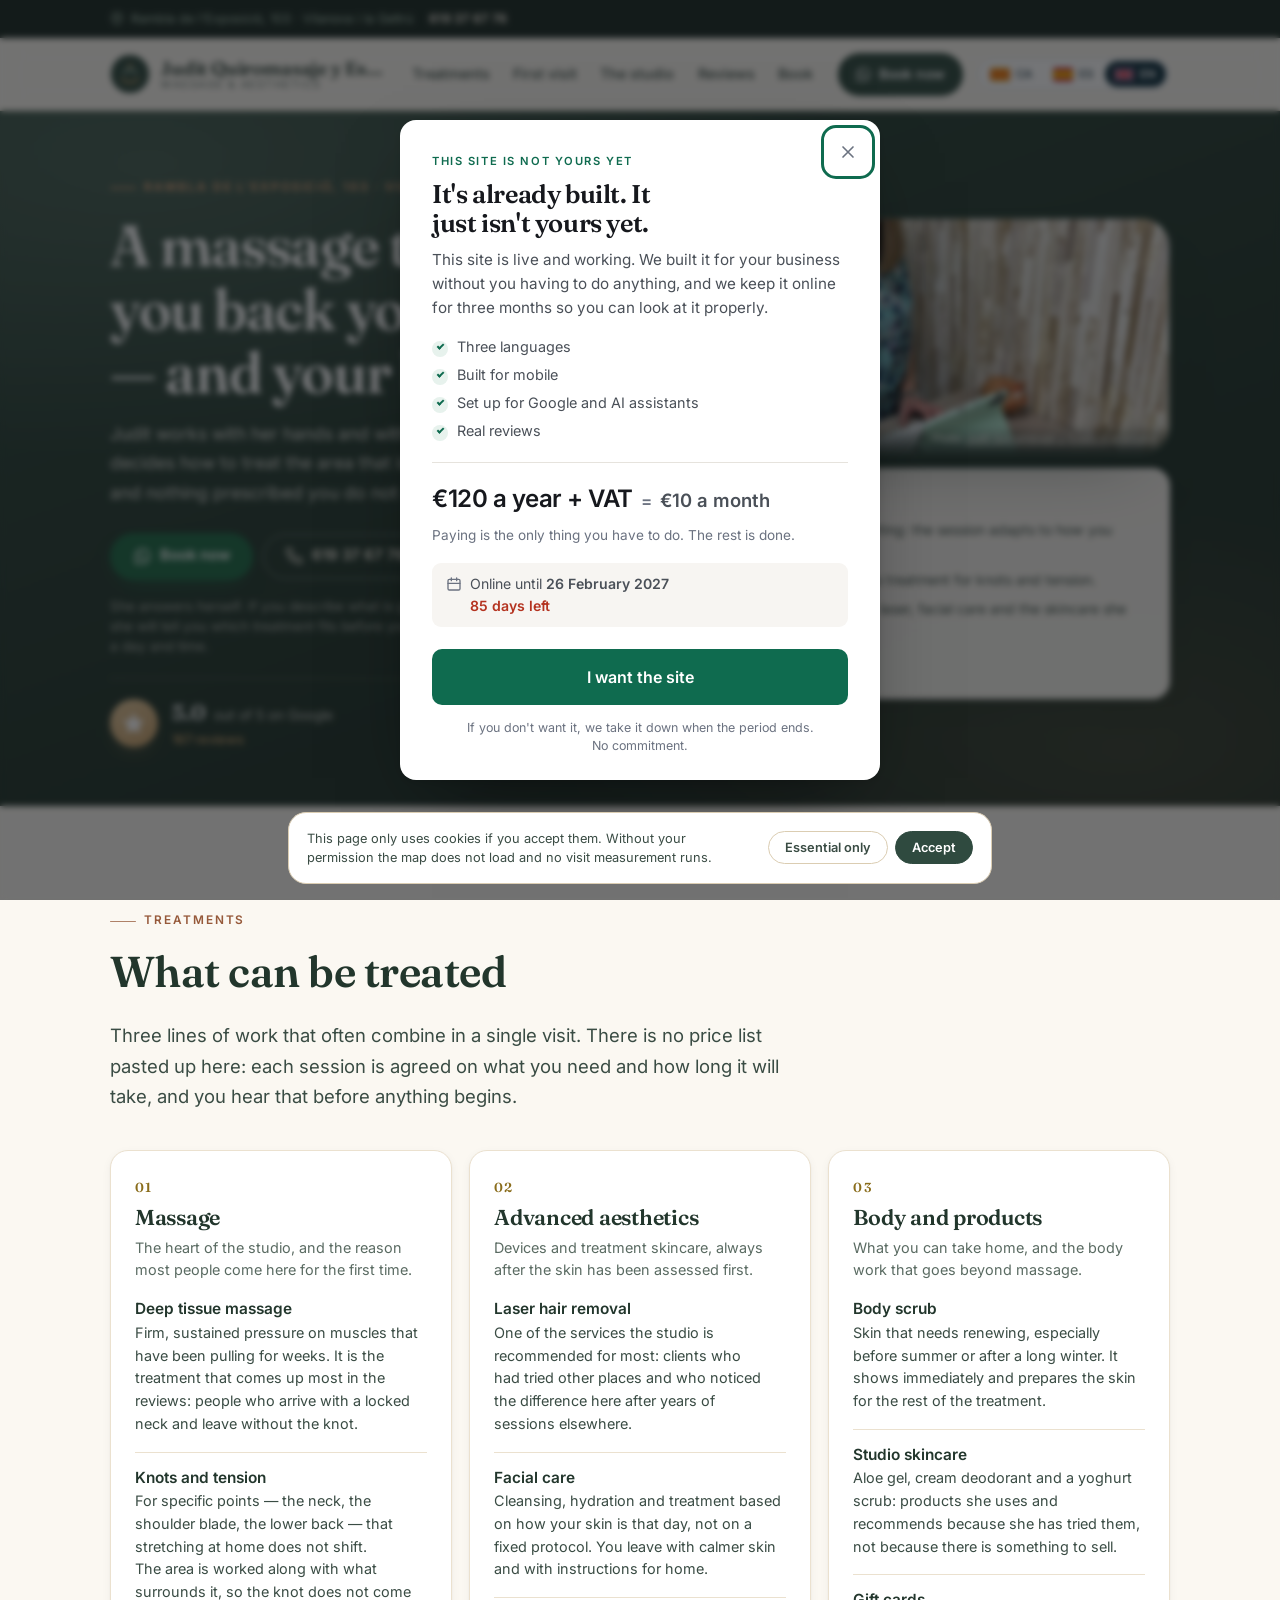
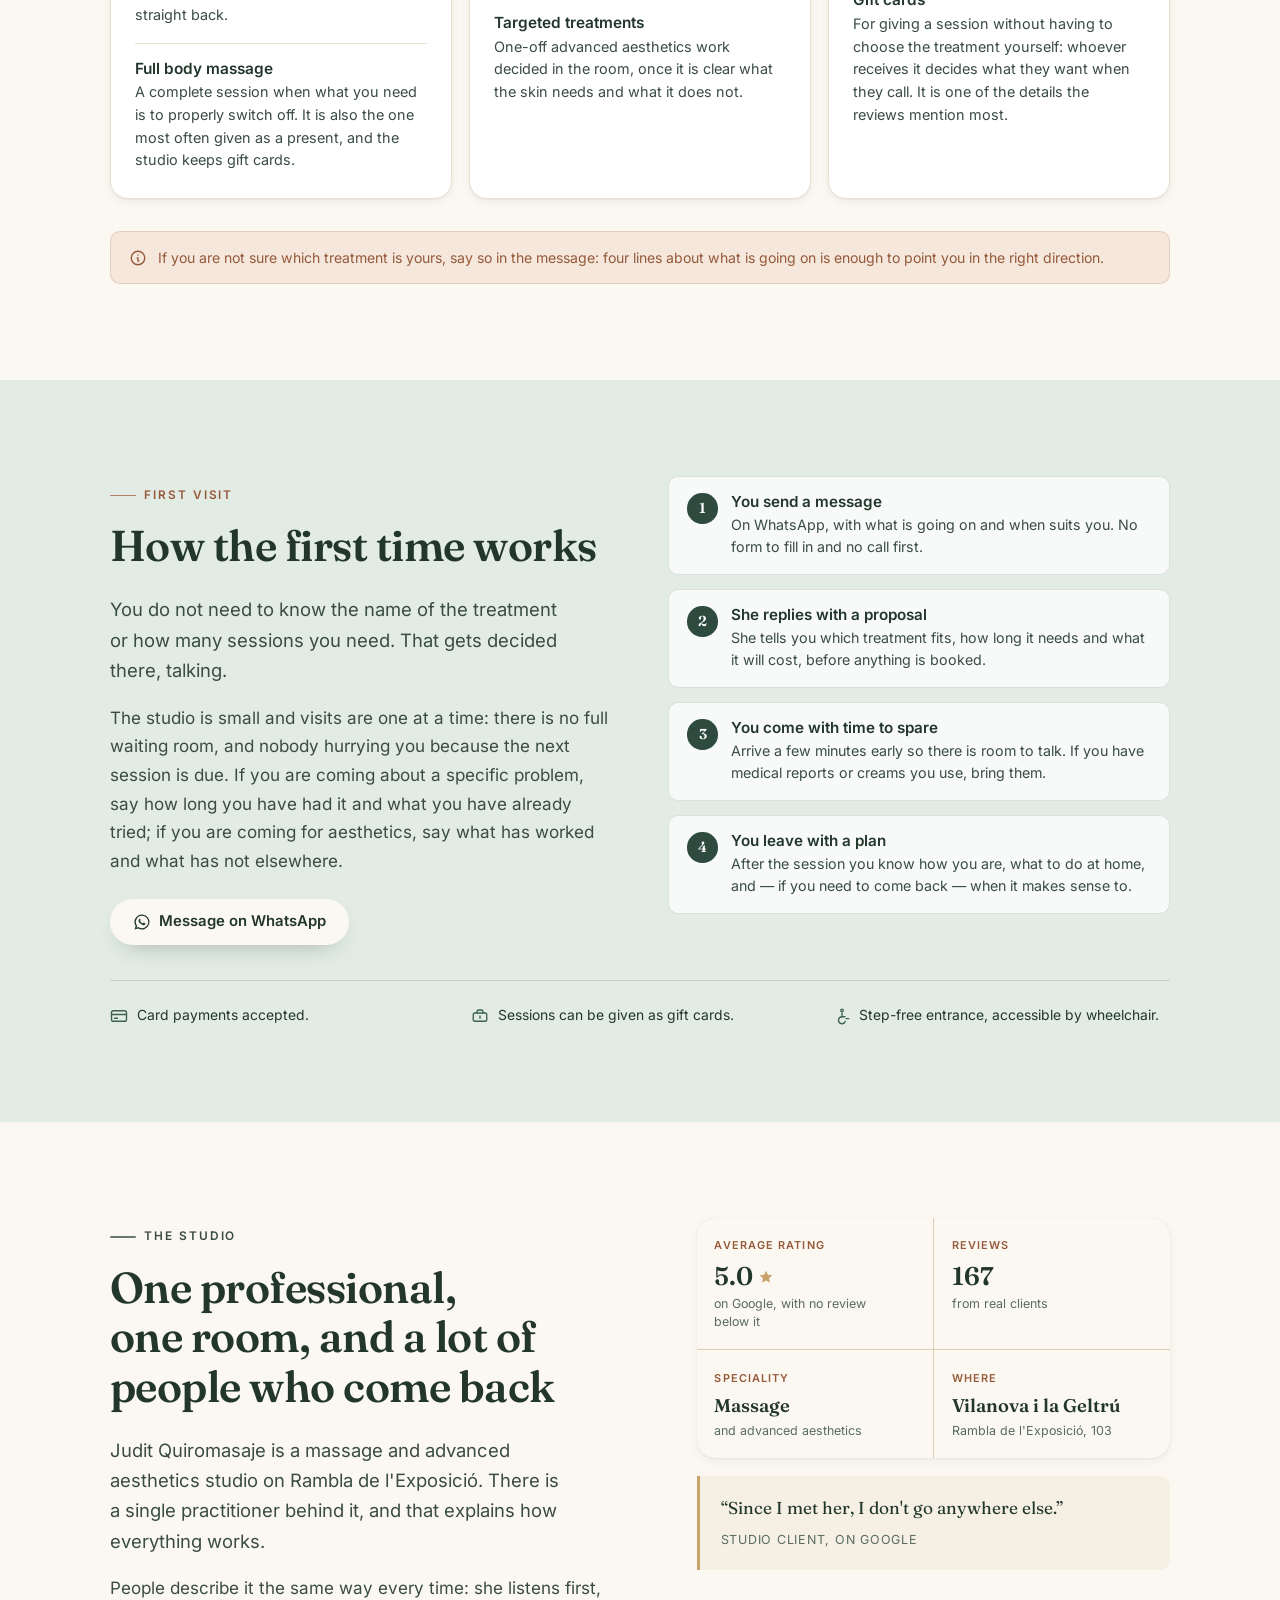
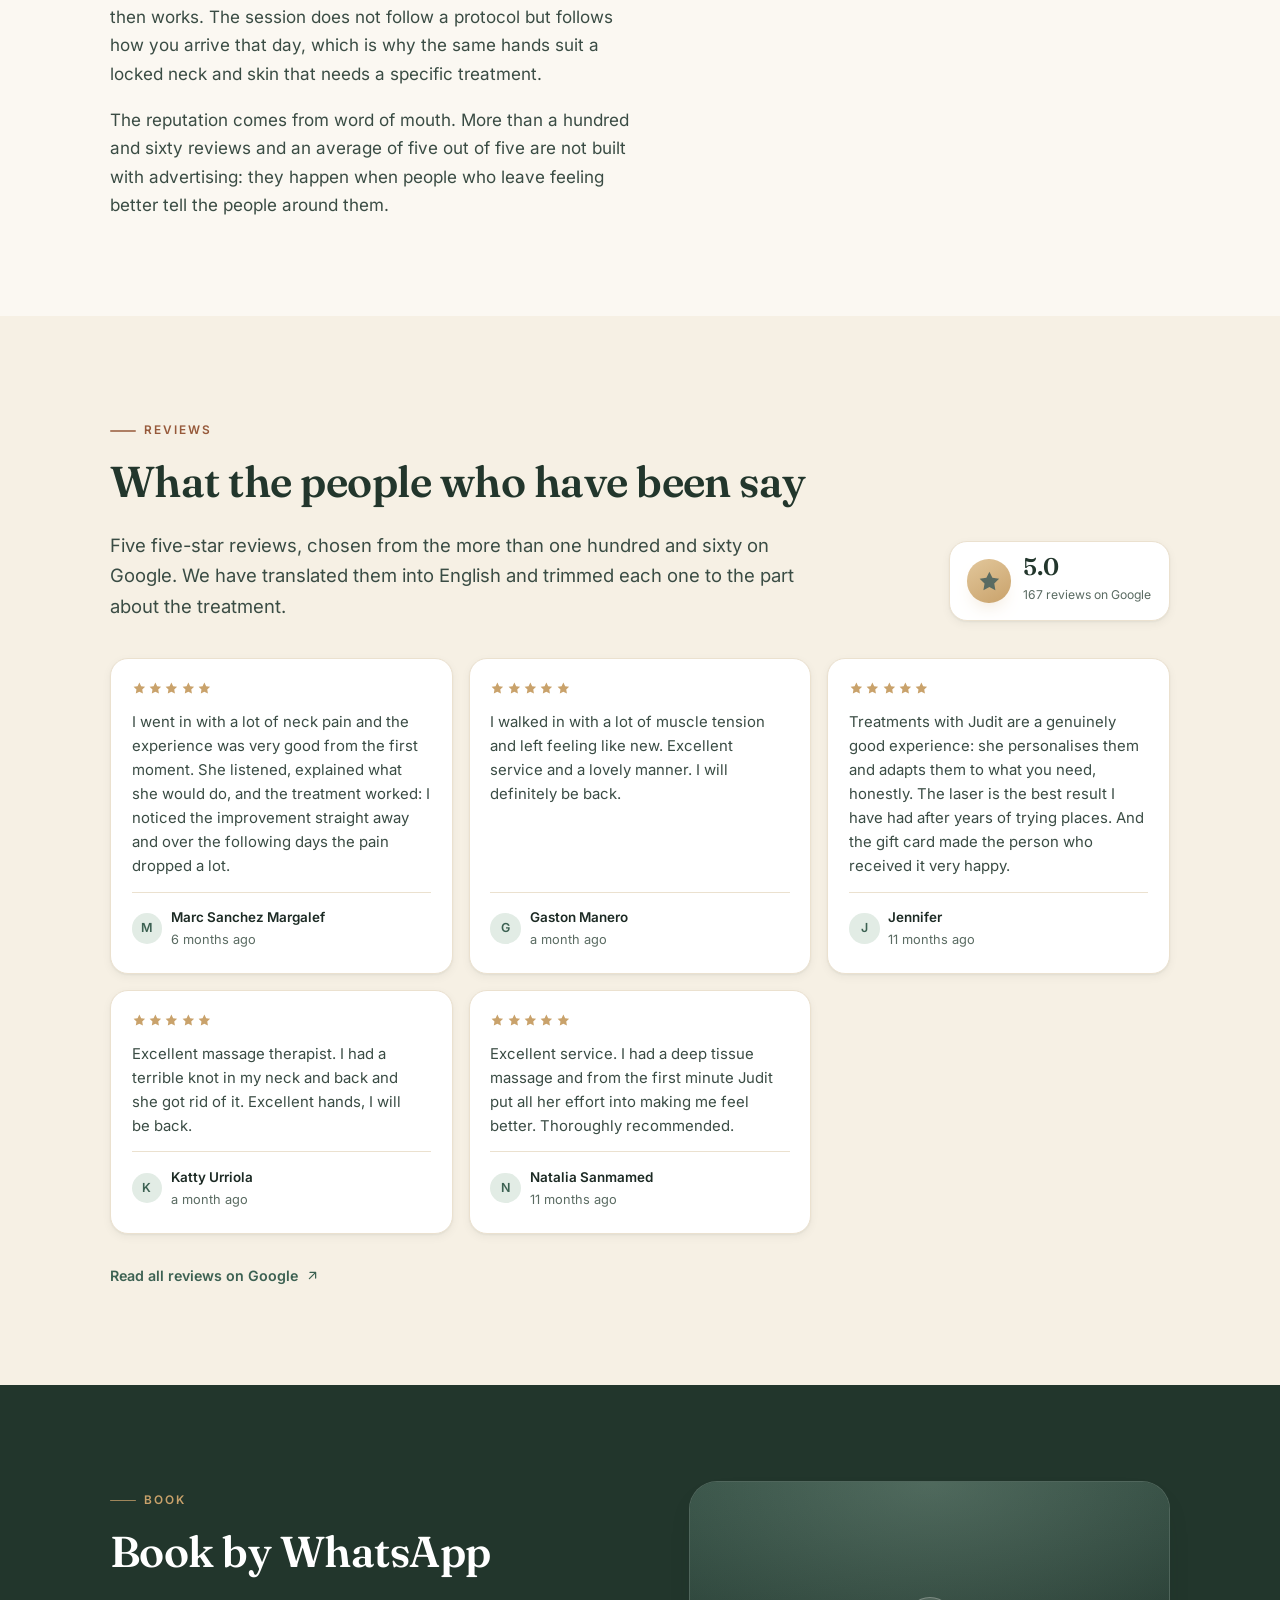
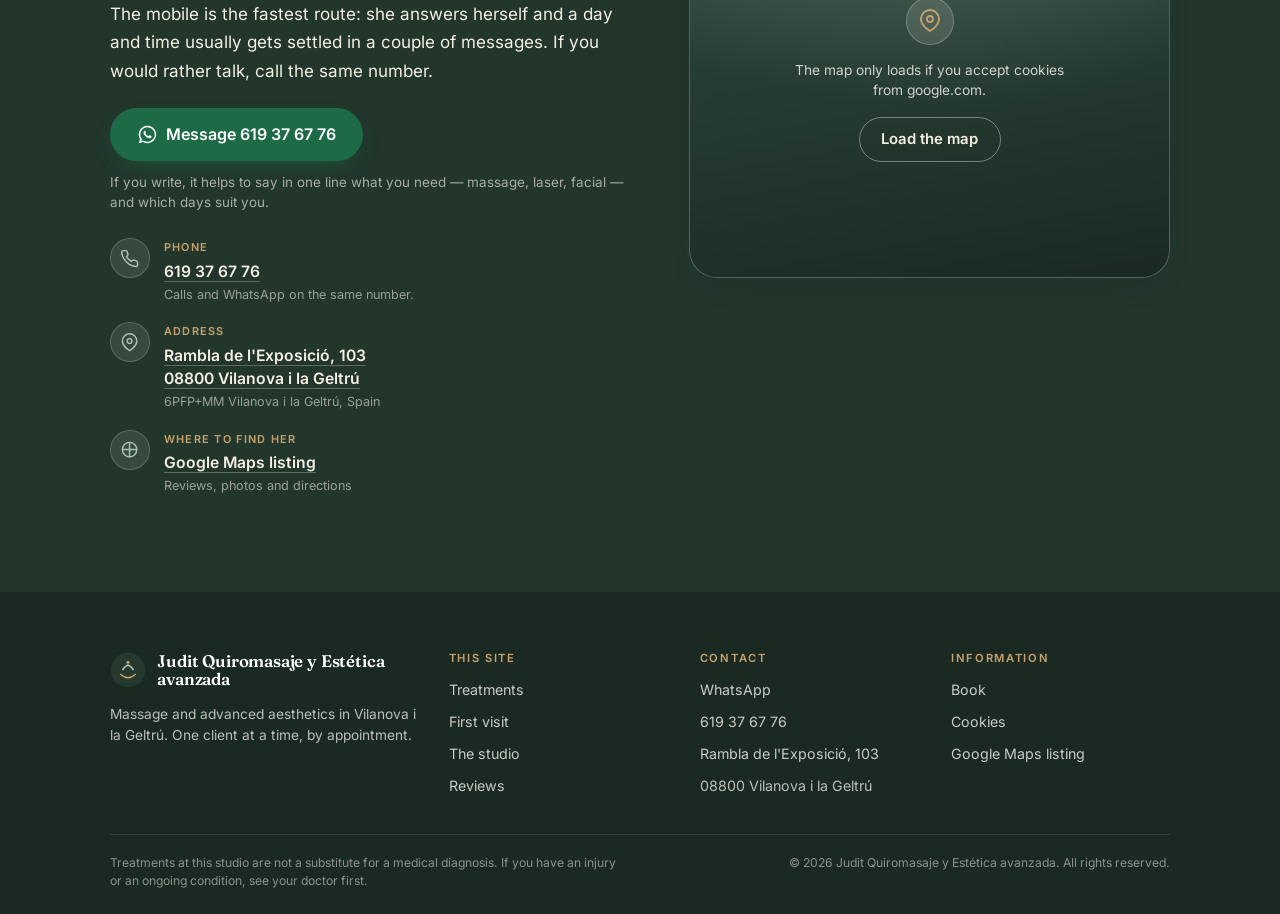
<file: en/index.html>
<!DOCTYPE html>
<html lang="en" dir="ltr">
<head>
<meta charset="utf-8">
<meta name="viewport" content="width=device-width, initial-scale=1">
<title>Judit Quiromasaje — Massage and advanced aesthetics in Vilanova i la Geltrú</title>
<meta name="description" content="Massage and advanced aesthetics studio at Rambla de l&#39;Exposició, 103, Vilanova i la Geltrú. Deep tissue massage, facial and body treatments, laser and skincare. Book by WhatsApp.">
<meta name="author" content="Judit Quiromasaje y Estética avanzada">
<meta name="theme-color" content="#2f4a3f">
<meta name="robots" content="index, follow">
<link rel="canonical" href="https://juditquiromasaje.vilanovailageltru.info/en/">

<meta property="og:type" content="website">
<meta property="og:site_name" content="Judit Quiromasaje y Estética avanzada">
<meta property="og:title" content="Judit Quiromasaje — Massage and advanced aesthetics in Vilanova i la Geltrú">
<meta property="og:description" content="Massage and advanced aesthetics studio at Rambla de l&#39;Exposició, 103, Vilanova i la Geltrú. Deep tissue massage, facial and body treatments, laser and skincare. Book by WhatsApp.">
<meta property="og:locale" content="en_GB">
<meta property="og:url" content="https://juditquiromasaje.vilanovailageltru.info/en/">
<meta property="og:image" content="https://juditquiromasaje.vilanovailageltru.info/assets/img/og-image.jpg">
<meta property="og:image:width" content="1200">
<meta property="og:image:height" content="630">
<meta property="og:image:alt" content="Massage and advanced aesthetics in Vilanova i la Geltrú, bookable by WhatsApp">
<meta name="twitter:card" content="summary_large_image">
<meta name="twitter:title" content="Judit Quiromasaje — Massage and advanced aesthetics in Vilanova i la Geltrú">
<meta name="twitter:description" content="Massage and advanced aesthetics studio at Rambla de l&#39;Exposició, 103, Vilanova i la Geltrú. Deep tissue massage, facial and body treatments, laser and skincare. Book by WhatsApp.">
<meta name="twitter:image" content="https://juditquiromasaje.vilanovailageltru.info/assets/img/og-image.jpg">


<link rel="alternate" hreflang="ca-ES" href="https://juditquiromasaje.vilanovailageltru.info/">

<link rel="alternate" hreflang="es-ES" href="https://juditquiromasaje.vilanovailageltru.info/es/">

<link rel="alternate" hreflang="en-GB" href="https://juditquiromasaje.vilanovailageltru.info/en/">

<link rel="alternate" hreflang="x-default" href="https://juditquiromasaje.vilanovailageltru.info/">


<link rel="icon" href="../assets/img/favicon.svg" type="image/svg+xml">
<link rel="apple-touch-icon" href="../assets/img/apple-touch-icon.png">
<link rel="manifest" href="../site.webmanifest">
<link rel="preload" href="../assets/fonts/fraunces-latin.woff2" as="font" type="font/woff2" crossorigin>
<link rel="preload" href="../assets/fonts/inter-latin.woff2" as="font" type="font/woff2" crossorigin>
<link rel="stylesheet" href="../assets/css/components.css">
<link rel="stylesheet" href="../assets/css/header-tools.css">
<link rel="stylesheet" href="../assets/css/styles.css">
<link rel="stylesheet" href="../assets/css/offer-panel.css">

<script type="application/ld+json">
{
  "@context": "https://schema.org",
  "@type": "HealthAndBeautyBusiness",
  "@id": "https://juditquiromasaje.vilanovailageltru.info/#business",
  "name": "Judit Quiromasaje y Estética avanzada",
  "url": "https://juditquiromasaje.vilanovailageltru.info",
  "image": "https://juditquiromasaje.vilanovailageltru.info/assets/img/og-image.jpg",
  "telephone": "+34619376776",
  "address": {
    "@type": "PostalAddress",
    "streetAddress": "Rambla de l'Exposició, 103",
    "postalCode": "08800",
    "addressLocality": "Vilanova i la Geltrú",
    "addressRegion": "Barcelona",
    "addressCountry": "ES"
  },
  "geo": {
    "@type": "GeoCoordinates",
    "latitude": 41.224205,
    "longitude": 1.7366772
  },
  "hasMap": "https://maps.google.com/?cid=7962689806372294087&g_mp=Cilnb29nbGUubWFwcy5wbGFjZXMudjEuUGxhY2VzLlNlYXJjaE5lYXJieRACGAQgAA",
  "inLanguage": "en",
  "aggregateRating": {
    "@type": "AggregateRating",
    "ratingValue": 5,
    "reviewCount": 167,
    "bestRating": 5,
    "worstRating": 1
  }
}
</script>
<script>
  /* Google Analytics 4 with consent mode. Goes in <head> of every generated page,
     before any other script. Nothing is fetched from Google until the visitor
     accepts, and storage stays denied by default even if the tag loads elsewhere. */
  (function () {
    var ID = 'G-71LT2Q093H';
    var KEY = 'cookie-consent-v1';
    var accepted = false;
    try { accepted = localStorage.getItem(KEY) === 'accepted'; } catch (e) {}

    window.dataLayer = window.dataLayer || [];
    window.gtag = function () { window.dataLayer.push(arguments); };
    gtag('js', new Date());

    gtag('consent', 'default', {
      ad_storage: 'denied',
      ad_user_data: 'denied',
      ad_personalization: 'denied',
      analytics_storage: 'denied'
    });

    function load() {
      if (window.__gaLoaded) return;
      window.__gaLoaded = true;
      var s = document.createElement('script');
      s.async = true;
      s.src = 'https://www.googletagmanager.com/gtag/js?id=' + ID;
      document.head.appendChild(s);
      gtag('config', ID);
    }

    function grant() {
      load();
      gtag('consent', 'update', {
        ad_storage: 'granted',
        ad_user_data: 'granted',
        ad_personalization: 'granted',
        analytics_storage: 'granted'
      });
    }

    /* The cookie banner calls this from BOTH buttons; nothing touches Google before it runs. */
    window.__analyticsConsent = function (isAccepted) {
      try { localStorage.setItem(KEY, isAccepted ? 'accepted' : 'essential'); } catch (e) {}
      if (isAccepted) grant();
    };

    if (accepted) grant();
  })();
</script>
</head>
<body>
<a class="skip-link" href="#main">Skip to content</a>

<div class="topbar">
  <div class="wrap topbar__inner">
    <p class="topbar__note">
      <svg viewBox="0 0 24 24" width="14" height="14" fill="none" stroke="currentColor" stroke-width="1.9" stroke-linecap="round" stroke-linejoin="round" aria-hidden="true"><path d="M21 10c0 7-9 12-9 12S3 17 3 10a9 9 0 0 1 18 0Z"/><circle cx="12" cy="10" r="3"/></svg>
      Rambla de l&#39;Exposició, 103 · Vilanova i la Geltrú
    </p>
    <p class="topbar__phone">
      <a href="tel:+34619376776">619 37 67 76</a>
    </p>
    <nav class="langs" aria-label="Language">
      
      <a class="langs__link" href="../" hreflang="ca" lang="ca">
        <span class="langs__flag" aria-hidden="true"><svg viewBox="0 0 24 16"><rect width="24" height="16" fill="#fcdd09"/><g fill="#da121a"><rect y="1.7778" width="24" height="1.7778"/><rect y="5.3334" width="24" height="1.7778"/><rect y="8.889" width="24" height="1.7778"/><rect y="12.4446" width="24" height="1.7778"/></g></svg></span>
        <span class="langs__code">ca</span>
        <span class="sr-only">Català</span>
      </a>
      
      <a class="langs__link" href="../es/" hreflang="es" lang="es">
        <span class="langs__flag" aria-hidden="true"><svg viewBox="0 0 24 16"><rect width="24" height="16" fill="#c60b1e"/><rect y="4" width="24" height="8" fill="#ffc400"/></svg></span>
        <span class="langs__code">es</span>
        <span class="sr-only">Español</span>
      </a>
      
      <a class="langs__link" href="../en/" hreflang="en" lang="en" aria-current="true">
        <span class="langs__flag" aria-hidden="true"><svg viewBox="0 0 24 16"><rect width="24" height="16" fill="#00247d"/><path d="M0 0 24 16M24 0 0 16" stroke="#fff" stroke-width="3.2"/><path d="M0 0 24 16M24 0 0 16" stroke="#cf142b" stroke-width="1.6"/><path d="M12 0v16M0 8h24" stroke="#fff" stroke-width="5.2"/><path d="M12 0v16M0 8h24" stroke="#cf142b" stroke-width="3"/></svg></span>
        <span class="langs__code">en</span>
        <span class="sr-only">English</span>
      </a>
      
    </nav>
  </div>
</div>

<header class="header">
  <div class="wrap header__inner">
    <a class="brand" href="../" aria-label="Judit Quiromasaje y Estética avanzada — Vilanova i la Geltrú">
      <svg class="brand__mark" viewBox="0 0 44 44" width="40" height="40" aria-hidden="true">
        <circle cx="22" cy="22" r="21" fill="#2f4a3f"/>
        <path d="M13 27.5c3.2 2.6 5.9 3.9 9 3.9s5.8-1.3 9-3.9" stroke="#c9a26b" stroke-width="1.9" fill="none" stroke-linecap="round"/>
        <path d="M15.5 21.4c2-3.1 4.1-4.6 6.5-5.6 2.4 1 4.5 2.5 6.5 5.6" stroke="#a9c3b2" stroke-width="1.9" fill="none" stroke-linecap="round"/>
        <circle cx="22" cy="12.6" r="1.9" fill="#c9a26b"/>
      </svg>
      <span class="brand__text">
        <span class="brand__name">Judit Quiromasaje y Estética avanzada</span>
        <span class="brand__sub">Massage &amp; aesthetics</span>
      </span>
    </a>
    <nav class="nav" id="site-nav" data-open="false" aria-label="Main navigation">
      <ul class="nav__list">
        <li><a class="nav__link" href="#tractaments">Treatments</a></li>
        <li><a class="nav__link" href="#primera-visita">First visit</a></li>
        <li><a class="nav__link" href="#estudi">The studio</a></li>
        <li><a class="nav__link" href="#opinions">Reviews</a></li>
        <li><a class="nav__link" href="#contacte">Book</a></li>
      </ul>
    </nav>
    <a class="header__cta" href="https://wa.me/34619376776" target="_blank" rel="noopener">
      <svg viewBox="0 0 24 24" width="17" height="17" fill="currentColor" aria-hidden="true"><path d="M12 2a10 10 0 0 0-8.5 15.3L2 22l4.8-1.4A10 10 0 1 0 12 2Zm0 1.8a8.2 8.2 0 1 1-4.2 15.2l-.4-.2-2.6.8.8-2.5-.3-.4A8.2 8.2 0 0 1 12 3.8Zm-3 4c-.2 0-.5.1-.7.4-.3.3-.9 1-.9 2s.7 2.2 1 2.5c.2.3 1.5 2.1 3.7 2.9 1.8.7 2.2.6 2.6.6.5 0 1.5-.6 1.7-1.2.2-.6.2-1.1.2-1.2-.1-.1-.3-.2-.6-.3l-1.5-.7c-.2-.1-.4-.1-.5.1l-.6.8c-.1.2-.3.2-.5.1a7 7 0 0 1-2-1.3 7.6 7.6 0 0 1-1.4-1.8c-.1-.2 0-.3.1-.4l.5-.6c.1-.2.1-.3 0-.4l-.7-1.6c-.1-.4-.3-.4-.4-.4H9Z"/></svg>
      Book now
    </a>
    <button class="nav-toggle" type="button" aria-expanded="false" aria-controls="site-nav" aria-label="Open or close the menu">
      <svg viewBox="0 0 24 24" width="22" height="22" fill="none" stroke="currentColor" stroke-width="2" stroke-linecap="round" aria-hidden="true"><path d="M4 7h16M4 12h16M4 17h16"/></svg>
    </button>
  </div>
</header>

<main id="main">

  <!-- ================= HERO ================= -->
  <section class="hero" aria-labelledby="hero-title">
    <span class="hero__wash" aria-hidden="true"></span>
    <div class="wrap hero__inner">
      <div class="hero__copy">
        <p class="eyebrow">Rambla de l&#39;Exposició, 103 · Vilanova i la Geltrú</p>
        <h1 class="hero__title" id="hero-title">A massage that gives you back your neck — and your back</h1>
        <p class="hero__subtitle">Judit works with her hands and with time: she listens first, then decides how to treat the area that is bothering you. No rushing, and nothing prescribed you do not need.</p>
        <div class="hero__actions">
          <a class="btn btn--wa" href="https://wa.me/34619376776" target="_blank" rel="noopener">
            <svg viewBox="0 0 24 24" width="19" height="19" fill="currentColor" aria-hidden="true"><path d="M12 2a10 10 0 0 0-8.5 15.3L2 22l4.8-1.4A10 10 0 1 0 12 2Zm0 1.8a8.2 8.2 0 1 1-4.2 15.2l-.4-.2-2.6.8.8-2.5-.3-.4A8.2 8.2 0 0 1 12 3.8Zm-3 4c-.2 0-.5.1-.7.4-.3.3-.9 1-.9 2s.7 2.2 1 2.5c.2.3 1.5 2.1 3.7 2.9 1.8.7 2.2.6 2.6.6.5 0 1.5-.6 1.7-1.2.2-.6.2-1.1.2-1.2-.1-.1-.3-.2-.6-.3l-1.5-.7c-.2-.1-.4-.1-.5.1l-.6.8c-.1.2-.3.2-.5.1a7 7 0 0 1-2-1.3 7.6 7.6 0 0 1-1.4-1.8c-.1-.2 0-.3.1-.4l.5-.6c.1-.2.1-.3 0-.4l-.7-1.6c-.1-.4-.3-.4-.4-.4H9Z"/></svg>
            Book now
          </a>
          <a class="btn btn--outline" href="tel:+34619376776">
            <svg viewBox="0 0 24 24" width="18" height="18" fill="none" stroke="currentColor" stroke-width="1.9" stroke-linecap="round" stroke-linejoin="round" aria-hidden="true"><path d="M22 16.9v3a2 2 0 0 1-2.2 2 19.8 19.8 0 0 1-8.6-3.1 19.5 19.5 0 0 1-6-6A19.8 19.8 0 0 1 2.1 4.2 2 2 0 0 1 4.1 2h3a2 2 0 0 1 2 1.7c.1.9.4 1.8.7 2.6a2 2 0 0 1-.5 2.1L8.1 9.6a16 16 0 0 0 6 6l1.2-1.2a2 2 0 0 1 2.1-.5c.8.3 1.7.6 2.6.7a2 2 0 0 1 1.7 2.1Z"/></svg>
            619 37 67 76
          </a>
        </div>
        <p class="hero__hint">She answers herself. If you describe what is going on, she will tell you which treatment fits before you settle on a day and time.</p>
        <div class="hero__proof">
          <span class="rating__star" aria-hidden="true">
            <svg viewBox="0 0 24 24" fill="currentColor"><path d="M12 2.6l2.9 5.9 6.5.95-4.7 4.6 1.1 6.45L12 17.4l-5.8 3.1 1.1-6.45-4.7-4.6 6.5-.95L12 2.6Z"/></svg>
          </span>
          <p class="hero__proofText">
            <strong>5.0</strong> out of 5 on Google
            <span class="rating__count">167 reviews</span>
          </p>
        </div>
      </div>

      <div class="hero__aside">
        
        <figure class="hero__photo">
          <img src="../assets/img/hero-photo.jpg" alt="Inside Judit Quiromasaje&#39;s massage and aesthetics studio in Vilanova i la Geltrú" width="1050" height="1400" fetchpriority="high" decoding="async">
          
          <figcaption data-photo-credit>Photo:
            <a href="https://maps.google.com/maps/contrib/117145255998800128202" target="_blank" rel="noopener nofollow">Judit Quiromasaje y Estética avanzada</a>
          </figcaption>
          
        </figure>
        
        <div class="hero__card">
          <p class="hero__cardKicker">How it works here</p>
          <ul class="hero__cardList">
            <li>
              <span class="dot" aria-hidden="true"></span>
              <span>She listens before starting: the session adapts to how you arrive that day.</span>
            </li>
            <li>
              <span class="dot" aria-hidden="true"></span>
              <span>Deep tissue work, plus treatment for knots and tension.</span>
            </li>
            <li>
              <span class="dot" aria-hidden="true"></span>
              <span>Advanced aesthetics: laser, facial care and the skincare she uses herself.</span>
            </li>
          </ul>
          <a class="hero__cardLink" href="#tractaments">See the treatments</a>
        </div>
      </div>
    </div>
  </section>

  <!-- ================= TREATMENTS ================= -->
  <section class="section" id="tractaments" aria-labelledby="treat-title">
    <div class="wrap">
      <div class="section__head reveal">
        <p class="eyebrow">Treatments</p>
        <h2 class="h2" id="treat-title">What can be treated</h2>
        <p class="lead">Three lines of work that often combine in a single visit. There is no price list pasted up here: each session is agreed on what you need and how long it will take, and you hear that before anything begins.</p>
      </div>

      <div class="groups">
        <article class="group reveal">
          <header class="group__head">
            <span class="group__index">01</span>
            <h3 class="group__title">Massage</h3>
            <p class="group__lead">The heart of the studio, and the reason most people come here for the first time.</p>
          </header>
          <ul class="group__list">
            
            <li class="treatment">
              <h4 class="treatment__name">Deep tissue massage</h4>
              <p class="treatment__text">Firm, sustained pressure on muscles that have been pulling for weeks. It is the treatment that comes up most in the reviews: people who arrive with a locked neck and leave without the knot.</p>
            </li>
            
            <li class="treatment">
              <h4 class="treatment__name">Knots and tension</h4>
              <p class="treatment__text">For specific points — the neck, the shoulder blade, the lower back — that stretching at home does not shift. The area is worked along with what surrounds it, so the knot does not come straight back.</p>
            </li>
            
            <li class="treatment">
              <h4 class="treatment__name">Full body massage</h4>
              <p class="treatment__text">A complete session when what you need is to properly switch off. It is also the one most often given as a present, and the studio keeps gift cards.</p>
            </li>
            
          </ul>
        </article>

        <article class="group reveal">
          <header class="group__head">
            <span class="group__index">02</span>
            <h3 class="group__title">Advanced aesthetics</h3>
            <p class="group__lead">Devices and treatment skincare, always after the skin has been assessed first.</p>
          </header>
          <ul class="group__list">
            
            <li class="treatment">
              <h4 class="treatment__name">Laser hair removal</h4>
              <p class="treatment__text">One of the services the studio is recommended for most: clients who had tried other places and who noticed the difference here after years of sessions elsewhere.</p>
            </li>
            
            <li class="treatment">
              <h4 class="treatment__name">Facial care</h4>
              <p class="treatment__text">Cleansing, hydration and treatment based on how your skin is that day, not on a fixed protocol. You leave with calmer skin and with instructions for home.</p>
            </li>
            
            <li class="treatment">
              <h4 class="treatment__name">Targeted treatments</h4>
              <p class="treatment__text">One-off advanced aesthetics work decided in the room, once it is clear what the skin needs and what it does not.</p>
            </li>
            
          </ul>
        </article>

        <article class="group reveal">
          <header class="group__head">
            <span class="group__index">03</span>
            <h3 class="group__title">Body and products</h3>
            <p class="group__lead">What you can take home, and the body work that goes beyond massage.</p>
          </header>
          <ul class="group__list">
            
            <li class="treatment">
              <h4 class="treatment__name">Body scrub</h4>
              <p class="treatment__text">Skin that needs renewing, especially before summer or after a long winter. It shows immediately and prepares the skin for the rest of the treatment.</p>
            </li>
            
            <li class="treatment">
              <h4 class="treatment__name">Studio skincare</h4>
              <p class="treatment__text">Aloe gel, cream deodorant and a yoghurt scrub: products she uses and recommends because she has tried them, not because there is something to sell.</p>
            </li>
            
            <li class="treatment">
              <h4 class="treatment__name">Gift cards</h4>
              <p class="treatment__text">For giving a session without having to choose the treatment yourself: whoever receives it decides what they want when they call. It is one of the details the reviews mention most.</p>
            </li>
            
          </ul>
        </article>
      </div>

      <p class="note reveal">
        <svg viewBox="0 0 24 24" width="18" height="18" fill="none" stroke="currentColor" stroke-width="1.8" stroke-linecap="round" stroke-linejoin="round" aria-hidden="true"><circle cx="12" cy="12" r="9"/><path d="M12 8h.01M11 12h1v4h1"/></svg>
        If you are not sure which treatment is yours, say so in the message: four lines about what is going on is enough to point you in the right direction.
      </p>
    </div>
  </section>

  <!-- ================= FIRST VISIT ================= -->
  <section class="section section--sage" id="primera-visita" aria-labelledby="first-title">
    <div class="wrap">
      <div class="first__grid">
        <div class="reveal">
          <p class="eyebrow">First visit</p>
          <h2 class="h2" id="first-title">How the first time works</h2>
          <p class="lead">You do not need to know the name of the treatment or how many sessions you need. That gets decided there, talking.</p>
          <p class="first__body">The studio is small and visits are one at a time: there is no full waiting room, and nobody hurrying you because the next session is due. If you are coming about a specific problem, say how long you have had it and what you have already tried; if you are coming for aesthetics, say what has worked and what has not elsewhere.</p>
          <a class="btn btn--cream" href="https://wa.me/34619376776" target="_blank" rel="noopener">
            <svg viewBox="0 0 24 24" width="18" height="18" fill="currentColor" aria-hidden="true"><path d="M12 2a10 10 0 0 0-8.5 15.3L2 22l4.8-1.4A10 10 0 1 0 12 2Zm0 1.8a8.2 8.2 0 1 1-4.2 15.2l-.4-.2-2.6.8.8-2.5-.3-.4A8.2 8.2 0 0 1 12 3.8Zm-3 4c-.2 0-.5.1-.7.4-.3.3-.9 1-.9 2s.7 2.2 1 2.5c.2.3 1.5 2.1 3.7 2.9 1.8.7 2.2.6 2.6.6.5 0 1.5-.6 1.7-1.2.2-.6.2-1.1.2-1.2-.1-.1-.3-.2-.6-.3l-1.5-.7c-.2-.1-.4-.1-.5.1l-.6.8c-.1.2-.3.2-.5.1a7 7 0 0 1-2-1.3 7.6 7.6 0 0 1-1.4-1.8c-.1-.2 0-.3.1-.4l.5-.6c.1-.2.1-.3 0-.4l-.7-1.6c-.1-.4-.3-.4-.4-.4H9Z"/></svg>
            Message on WhatsApp
          </a>
        </div>

        <ol class="steps reveal">
          <li class="step">
            <span class="step__num">1</span>
            <div>
              <h3 class="step__title">You send a message</h3>
              <p class="step__text">On WhatsApp, with what is going on and when suits you. No form to fill in and no call first.</p>
            </div>
          </li>
          <li class="step">
            <span class="step__num">2</span>
            <div>
              <h3 class="step__title">She replies with a proposal</h3>
              <p class="step__text">She tells you which treatment fits, how long it needs and what it will cost, before anything is booked.</p>
            </div>
          </li>
          <li class="step">
            <span class="step__num">3</span>
            <div>
              <h3 class="step__title">You come with time to spare</h3>
              <p class="step__text">Arrive a few minutes early so there is room to talk. If you have medical reports or creams you use, bring them.</p>
            </div>
          </li>
          <li class="step">
            <span class="step__num">4</span>
            <div>
              <h3 class="step__title">You leave with a plan</h3>
              <p class="step__text">After the session you know how you are, what to do at home, and — if you need to come back — when it makes sense to.</p>
            </div>
          </li>
        </ol>
      </div>

      <ul class="practical reveal">
        <li>
          <svg viewBox="0 0 24 24" width="18" height="18" fill="none" stroke="currentColor" stroke-width="1.8" stroke-linecap="round" stroke-linejoin="round" aria-hidden="true"><rect x="2" y="5" width="20" height="14" rx="2.5"/><path d="M2 10h20"/><path d="M6 15h4"/></svg>
          <span>Card payments accepted.</span>
        </li>
        <li>
          <svg viewBox="0 0 24 24" width="18" height="18" fill="none" stroke="currentColor" stroke-width="1.8" stroke-linecap="round" stroke-linejoin="round" aria-hidden="true"><rect x="3" y="8" width="18" height="11" rx="2"/><path d="M8 8V6a2 2 0 0 1 2-2h4a2 2 0 0 1 2 2v2"/><path d="M12 12v3"/></svg>
          <span>Sessions can be given as gift cards.</span>
        </li>
        <li>
          <svg viewBox="0 0 24 24" width="18" height="18" fill="none" stroke="currentColor" stroke-width="1.8" stroke-linecap="round" stroke-linejoin="round" aria-hidden="true"><circle cx="12" cy="4.5" r="1.6"/><path d="M12 8v5h4"/><path d="M12 13a4.6 4.6 0 1 0 4.3 6.3"/><path d="M17.5 15.5h3.5"/></svg>
          <span>Step-free entrance, accessible by wheelchair.</span>
        </li>
      </ul>
    </div>
  </section>

  <!-- ================= ABOUT / STUDIO ================= -->
  <section class="section" id="estudi" aria-labelledby="studio-title">
    <div class="wrap">
      <div class="about__grid">
        <div class="about__copy reveal">
          <p class="eyebrow">The studio</p>
          <h2 class="h2" id="studio-title">One professional, one room, and a lot of people who come back</h2>
          <p class="lead">Judit Quiromasaje is a massage and advanced aesthetics studio on Rambla de l&#39;Exposició. There is a single practitioner behind it, and that explains how everything works.</p>
          <p>People describe it the same way every time: she listens first, then works. The session does not follow a protocol but follows how you arrive that day, which is why the same hands suit a locked neck and skin that needs a specific treatment.</p>
          <p>The reputation comes from word of mouth. More than a hundred and sixty reviews and an average of five out of five are not built with advertising: they happen when people who leave feeling better tell the people around them.</p>
        </div>
        <div class="reveal">
          <div class="stats">
            <div class="stat">
              <p class="stat__kicker">Average rating</p>
              <p class="stat__value">
                5.0
                <svg viewBox="0 0 24 24" fill="currentColor" aria-hidden="true"><path d="M12 2.6l2.9 5.9 6.5.95-4.7 4.6 1.1 6.45L12 17.4l-5.8 3.1 1.1-6.45-4.7-4.6 6.5-.95L12 2.6Z"/></svg>
              </p>
              <p class="stat__label">on Google, with no review below it</p>
            </div>
            <div class="stat">
              <p class="stat__kicker">Reviews</p>
              <p class="stat__value">167</p>
              <p class="stat__label">from real clients</p>
            </div>
            <div class="stat">
              <p class="stat__kicker">Speciality</p>
              <p class="stat__value stat__value--text">Massage</p>
              <p class="stat__label">and advanced aesthetics</p>
            </div>
            <div class="stat">
              <p class="stat__kicker">Where</p>
              <p class="stat__value stat__value--text">Vilanova i la Geltrú</p>
              <p class="stat__label">Rambla de l&#39;Exposició, 103</p>
            </div>
          </div>
          <figure class="pull">
            <blockquote><p>“Since I met her, I don&#39;t go anywhere else.”</p></blockquote>
            <figcaption>Studio client, on Google</figcaption>
          </figure>
        </div>
      </div>
    </div>
  </section>

  <!-- ================= REVIEWS ================= -->
  <section class="section section--sand" id="opinions" aria-labelledby="reviews-title">
    <div class="wrap">
      <div class="reviews__head reveal">
        <div>
          <p class="eyebrow">Reviews</p>
          <h2 class="h2" id="reviews-title">What the people who have been say</h2>
          <p class="lead">Five five-star reviews, chosen from the more than one hundred and sixty on Google. We have translated them into English and trimmed each one to the part about the treatment.</p>
        </div>
        <div class="reviews__score">
          <span class="rating__star" aria-hidden="true">
            <svg viewBox="0 0 24 24" fill="currentColor"><path d="M12 2.6l2.9 5.9 6.5.95-4.7 4.6 1.1 6.45L12 17.4l-5.8 3.1 1.1-6.45-4.7-4.6 6.5-.95L12 2.6Z"/></svg>
          </span>
          <div>
            <b>5.0</b>
            <span>167 reviews on Google</span>
          </div>
        </div>
      </div>
      <div class="quotes">
        
        <figure class="quote reveal">
          <div class="quote__stars" aria-label="5 out of 5 stars">
            <svg viewBox="0 0 24 24" fill="currentColor" aria-hidden="true"><path d="M12 2.6l2.9 5.9 6.5.95-4.7 4.6 1.1 6.45L12 17.4l-5.8 3.1 1.1-6.45-4.7-4.6 6.5-.95L12 2.6Z"/></svg><svg viewBox="0 0 24 24" fill="currentColor" aria-hidden="true"><path d="M12 2.6l2.9 5.9 6.5.95-4.7 4.6 1.1 6.45L12 17.4l-5.8 3.1 1.1-6.45-4.7-4.6 6.5-.95L12 2.6Z"/></svg><svg viewBox="0 0 24 24" fill="currentColor" aria-hidden="true"><path d="M12 2.6l2.9 5.9 6.5.95-4.7 4.6 1.1 6.45L12 17.4l-5.8 3.1 1.1-6.45-4.7-4.6 6.5-.95L12 2.6Z"/></svg><svg viewBox="0 0 24 24" fill="currentColor" aria-hidden="true"><path d="M12 2.6l2.9 5.9 6.5.95-4.7 4.6 1.1 6.45L12 17.4l-5.8 3.1 1.1-6.45-4.7-4.6 6.5-.95L12 2.6Z"/></svg><svg viewBox="0 0 24 24" fill="currentColor" aria-hidden="true"><path d="M12 2.6l2.9 5.9 6.5.95-4.7 4.6 1.1 6.45L12 17.4l-5.8 3.1 1.1-6.45-4.7-4.6 6.5-.95L12 2.6Z"/></svg>
          </div>
          <blockquote><p>I went in with a lot of neck pain and the experience was very good from the first moment. She listened, explained what she would do, and the treatment worked: I noticed the improvement straight away and over the following days the pain dropped a lot.</p></blockquote>
          <figcaption>
            <span class="quote__avatar" aria-hidden="true">M</span>
            <span>
              <strong>Marc Sanchez Margalef</strong>
              6 months ago
            </span>
          </figcaption>
        </figure>
        
        <figure class="quote reveal">
          <div class="quote__stars" aria-label="5 out of 5 stars">
            <svg viewBox="0 0 24 24" fill="currentColor" aria-hidden="true"><path d="M12 2.6l2.9 5.9 6.5.95-4.7 4.6 1.1 6.45L12 17.4l-5.8 3.1 1.1-6.45-4.7-4.6 6.5-.95L12 2.6Z"/></svg><svg viewBox="0 0 24 24" fill="currentColor" aria-hidden="true"><path d="M12 2.6l2.9 5.9 6.5.95-4.7 4.6 1.1 6.45L12 17.4l-5.8 3.1 1.1-6.45-4.7-4.6 6.5-.95L12 2.6Z"/></svg><svg viewBox="0 0 24 24" fill="currentColor" aria-hidden="true"><path d="M12 2.6l2.9 5.9 6.5.95-4.7 4.6 1.1 6.45L12 17.4l-5.8 3.1 1.1-6.45-4.7-4.6 6.5-.95L12 2.6Z"/></svg><svg viewBox="0 0 24 24" fill="currentColor" aria-hidden="true"><path d="M12 2.6l2.9 5.9 6.5.95-4.7 4.6 1.1 6.45L12 17.4l-5.8 3.1 1.1-6.45-4.7-4.6 6.5-.95L12 2.6Z"/></svg><svg viewBox="0 0 24 24" fill="currentColor" aria-hidden="true"><path d="M12 2.6l2.9 5.9 6.5.95-4.7 4.6 1.1 6.45L12 17.4l-5.8 3.1 1.1-6.45-4.7-4.6 6.5-.95L12 2.6Z"/></svg>
          </div>
          <blockquote><p>I walked in with a lot of muscle tension and left feeling like new. Excellent service and a lovely manner. I will definitely be back.</p></blockquote>
          <figcaption>
            <span class="quote__avatar" aria-hidden="true">G</span>
            <span>
              <strong>Gaston Manero</strong>
              a month ago
            </span>
          </figcaption>
        </figure>
        
        <figure class="quote reveal">
          <div class="quote__stars" aria-label="5 out of 5 stars">
            <svg viewBox="0 0 24 24" fill="currentColor" aria-hidden="true"><path d="M12 2.6l2.9 5.9 6.5.95-4.7 4.6 1.1 6.45L12 17.4l-5.8 3.1 1.1-6.45-4.7-4.6 6.5-.95L12 2.6Z"/></svg><svg viewBox="0 0 24 24" fill="currentColor" aria-hidden="true"><path d="M12 2.6l2.9 5.9 6.5.95-4.7 4.6 1.1 6.45L12 17.4l-5.8 3.1 1.1-6.45-4.7-4.6 6.5-.95L12 2.6Z"/></svg><svg viewBox="0 0 24 24" fill="currentColor" aria-hidden="true"><path d="M12 2.6l2.9 5.9 6.5.95-4.7 4.6 1.1 6.45L12 17.4l-5.8 3.1 1.1-6.45-4.7-4.6 6.5-.95L12 2.6Z"/></svg><svg viewBox="0 0 24 24" fill="currentColor" aria-hidden="true"><path d="M12 2.6l2.9 5.9 6.5.95-4.7 4.6 1.1 6.45L12 17.4l-5.8 3.1 1.1-6.45-4.7-4.6 6.5-.95L12 2.6Z"/></svg><svg viewBox="0 0 24 24" fill="currentColor" aria-hidden="true"><path d="M12 2.6l2.9 5.9 6.5.95-4.7 4.6 1.1 6.45L12 17.4l-5.8 3.1 1.1-6.45-4.7-4.6 6.5-.95L12 2.6Z"/></svg>
          </div>
          <blockquote><p>Treatments with Judit are a genuinely good experience: she personalises them and adapts them to what you need, honestly. The laser is the best result I have had after years of trying places. And the gift card made the person who received it very happy.</p></blockquote>
          <figcaption>
            <span class="quote__avatar" aria-hidden="true">J</span>
            <span>
              <strong>Jennifer</strong>
              11 months ago
            </span>
          </figcaption>
        </figure>
        
        <figure class="quote reveal">
          <div class="quote__stars" aria-label="5 out of 5 stars">
            <svg viewBox="0 0 24 24" fill="currentColor" aria-hidden="true"><path d="M12 2.6l2.9 5.9 6.5.95-4.7 4.6 1.1 6.45L12 17.4l-5.8 3.1 1.1-6.45-4.7-4.6 6.5-.95L12 2.6Z"/></svg><svg viewBox="0 0 24 24" fill="currentColor" aria-hidden="true"><path d="M12 2.6l2.9 5.9 6.5.95-4.7 4.6 1.1 6.45L12 17.4l-5.8 3.1 1.1-6.45-4.7-4.6 6.5-.95L12 2.6Z"/></svg><svg viewBox="0 0 24 24" fill="currentColor" aria-hidden="true"><path d="M12 2.6l2.9 5.9 6.5.95-4.7 4.6 1.1 6.45L12 17.4l-5.8 3.1 1.1-6.45-4.7-4.6 6.5-.95L12 2.6Z"/></svg><svg viewBox="0 0 24 24" fill="currentColor" aria-hidden="true"><path d="M12 2.6l2.9 5.9 6.5.95-4.7 4.6 1.1 6.45L12 17.4l-5.8 3.1 1.1-6.45-4.7-4.6 6.5-.95L12 2.6Z"/></svg><svg viewBox="0 0 24 24" fill="currentColor" aria-hidden="true"><path d="M12 2.6l2.9 5.9 6.5.95-4.7 4.6 1.1 6.45L12 17.4l-5.8 3.1 1.1-6.45-4.7-4.6 6.5-.95L12 2.6Z"/></svg>
          </div>
          <blockquote><p>Excellent massage therapist. I had a terrible knot in my neck and back and she got rid of it. Excellent hands, I will be back.</p></blockquote>
          <figcaption>
            <span class="quote__avatar" aria-hidden="true">K</span>
            <span>
              <strong>Katty Urriola</strong>
              a month ago
            </span>
          </figcaption>
        </figure>
        
        <figure class="quote reveal">
          <div class="quote__stars" aria-label="5 out of 5 stars">
            <svg viewBox="0 0 24 24" fill="currentColor" aria-hidden="true"><path d="M12 2.6l2.9 5.9 6.5.95-4.7 4.6 1.1 6.45L12 17.4l-5.8 3.1 1.1-6.45-4.7-4.6 6.5-.95L12 2.6Z"/></svg><svg viewBox="0 0 24 24" fill="currentColor" aria-hidden="true"><path d="M12 2.6l2.9 5.9 6.5.95-4.7 4.6 1.1 6.45L12 17.4l-5.8 3.1 1.1-6.45-4.7-4.6 6.5-.95L12 2.6Z"/></svg><svg viewBox="0 0 24 24" fill="currentColor" aria-hidden="true"><path d="M12 2.6l2.9 5.9 6.5.95-4.7 4.6 1.1 6.45L12 17.4l-5.8 3.1 1.1-6.45-4.7-4.6 6.5-.95L12 2.6Z"/></svg><svg viewBox="0 0 24 24" fill="currentColor" aria-hidden="true"><path d="M12 2.6l2.9 5.9 6.5.95-4.7 4.6 1.1 6.45L12 17.4l-5.8 3.1 1.1-6.45-4.7-4.6 6.5-.95L12 2.6Z"/></svg><svg viewBox="0 0 24 24" fill="currentColor" aria-hidden="true"><path d="M12 2.6l2.9 5.9 6.5.95-4.7 4.6 1.1 6.45L12 17.4l-5.8 3.1 1.1-6.45-4.7-4.6 6.5-.95L12 2.6Z"/></svg>
          </div>
          <blockquote><p>Excellent service. I had a deep tissue massage and from the first minute Judit put all her effort into making me feel better. Thoroughly recommended.</p></blockquote>
          <figcaption>
            <span class="quote__avatar" aria-hidden="true">N</span>
            <span>
              <strong>Natalia Sanmamed</strong>
              11 months ago
            </span>
          </figcaption>
        </figure>
        
      </div>
      <a class="reviews__all" href="https://www.google.com/maps/place//data=!4m4!3m3!1s0x12a387c0a650e1bf:0x6e812830d571cdc7!9m1!1b1?g_mp=Cilnb29nbGUubWFwcy5wbGFjZXMudjEuUGxhY2VzLlNlYXJjaE5lYXJieRACGAQgAA" target="_blank" rel="noopener">
        Read all reviews on Google
        <svg viewBox="0 0 24 24" width="15" height="15" fill="none" stroke="currentColor" stroke-width="2" stroke-linecap="round" stroke-linejoin="round" aria-hidden="true"><path d="M7 17 17 7M8 7h9v9"/></svg>
      </a>
    </div>
  </section>

  <!-- ================= BOOKING / CONTACT ================= -->
  <section class="section section--booking" id="contacte" aria-labelledby="contact-title">
    <div class="wrap">
      <div class="booking__grid">
        <div class="booking__card reveal">
          <p class="eyebrow">Book</p>
          <h2 class="h2" id="contact-title">Book by WhatsApp</h2>
          <p class="booking__lead">The mobile is the fastest route: she answers herself and a day and time usually gets settled in a couple of messages. If you would rather talk, call the same number.</p>

          <a class="btn btn--wa btn--lg" href="https://wa.me/34619376776" target="_blank" rel="noopener">
            <svg viewBox="0 0 24 24" width="21" height="21" fill="currentColor" aria-hidden="true"><path d="M12 2a10 10 0 0 0-8.5 15.3L2 22l4.8-1.4A10 10 0 1 0 12 2Zm0 1.8a8.2 8.2 0 1 1-4.2 15.2l-.4-.2-2.6.8.8-2.5-.3-.4A8.2 8.2 0 0 1 12 3.8Zm-3 4c-.2 0-.5.1-.7.4-.3.3-.9 1-.9 2s.7 2.2 1 2.5c.2.3 1.5 2.1 3.7 2.9 1.8.7 2.2.6 2.6.6.5 0 1.5-.6 1.7-1.2.2-.6.2-1.1.2-1.2-.1-.1-.3-.2-.6-.3l-1.5-.7c-.2-.1-.4-.1-.5.1l-.6.8c-.1.2-.3.2-.5.1a7 7 0 0 1-2-1.3 7.6 7.6 0 0 1-1.4-1.8c-.1-.2 0-.3.1-.4l.5-.6c.1-.2.1-.3 0-.4l-.7-1.6c-.1-.4-.3-.4-.4-.4H9Z"/></svg>
            Message 619 37 67 76
          </a>
          <p class="booking__waNote">If you write, it helps to say in one line what you need — massage, laser, facial — and which days suit you.</p>

          <div class="contact-list">
            <div class="contact-item">
              <span class="contact-item__icon" aria-hidden="true">
                <svg viewBox="0 0 24 24" fill="none" stroke="currentColor" stroke-width="1.8" stroke-linecap="round" stroke-linejoin="round"><path d="M22 16.9v3a2 2 0 0 1-2.2 2 19.8 19.8 0 0 1-8.6-3.1 19.5 19.5 0 0 1-6-6A19.8 19.8 0 0 1 2.1 4.2 2 2 0 0 1 4.1 2h3a2 2 0 0 1 2 1.7c.1.9.4 1.8.7 2.6a2 2 0 0 1-.5 2.1L8.1 9.6a16 16 0 0 0 6 6l1.2-1.2a2 2 0 0 1 2.1-.5c.8.3 1.7.6 2.6.7a2 2 0 0 1 1.7 2.1Z"/></svg>
              </span>
              <div>
                <div class="contact-item__label">Phone</div>
                <div class="contact-item__value"><a href="tel:+34619376776">619 37 67 76</a></div>
                <div class="contact-item__meta">Calls and WhatsApp on the same number.</div>
              </div>
            </div>

            <div class="contact-item">
              <span class="contact-item__icon" aria-hidden="true">
                <svg viewBox="0 0 24 24" fill="none" stroke="currentColor" stroke-width="1.8" stroke-linecap="round" stroke-linejoin="round"><path d="M21 10c0 7-9 12-9 12S3 17 3 10a9 9 0 0 1 18 0Z"/><circle cx="12" cy="10" r="3"/></svg>
              </span>
              <div>
                <div class="contact-item__label">Address</div>
                <div class="contact-item__value">
                  <a href="https://www.google.com/maps/dir/?api=1&amp;destination=41.224205,1.7366772" target="_blank" rel="noopener">Rambla de l&#39;Exposició, 103<br>08800 Vilanova i la Geltrú</a>
                </div>
                <div class="contact-item__meta">6PFP+MM Vilanova i la Geltrú, Spain</div>
              </div>
            </div>

            <div class="contact-item">
              <span class="contact-item__icon" aria-hidden="true">
                <svg viewBox="0 0 24 24" fill="none" stroke="currentColor" stroke-width="1.8" stroke-linecap="round" stroke-linejoin="round"><circle cx="12" cy="12" r="9"/><path d="M12 3v18M3 12h18"/></svg>
              </span>
              <div>
                <div class="contact-item__label">Where to find her</div>
                
                <div class="contact-item__value"><a href="https://maps.google.com/?cid=7962689806372294087&amp;g_mp=Cilnb29nbGUubWFwcy5wbGFjZXMudjEuUGxhY2VzLlNlYXJjaE5lYXJieRACGAQgAA" target="_blank" rel="noopener">Google Maps listing</a></div>
                <div class="contact-item__meta">Reviews, photos and directions</div>
                
              </div>
            </div>
          </div>
        </div>

        <div class="map-shell" id="map-shell" data-map-loaded="false">
          <div class="map-placeholder">
            <div class="map-placeholder__inner">
              <span class="map-placeholder__pin" aria-hidden="true">
                <svg viewBox="0 0 24 24" fill="none" stroke="currentColor" stroke-width="1.8" stroke-linecap="round" stroke-linejoin="round"><path d="M21 10c0 7-9 12-9 12S3 17 3 10a9 9 0 0 1 18 0Z"/><circle cx="12" cy="10" r="3"/></svg>
              </span>
              <p>The map only loads if you accept cookies from google.com.</p>
              <button class="btn btn--outline" type="button" data-map-load>Load the map</button>
            </div>
          </div>
          <template id="map-template">
            <iframe title="Map showing the studio at Rambla de l&#39;Exposició, 103" src="https://www.google.com/maps?q=41.224205,1.7366772&amp;hl=en&amp;z=16&amp;output=embed" width="600" height="480" loading="lazy" referrerpolicy="no-referrer-when-downgrade" allowfullscreen></iframe>
          </template>
        </div>
      </div>
    </div>
  </section>

</main>

<footer class="footer">
  <div class="wrap">
    <div class="footer__grid">
      <div class="footer__brandCol">
        <a class="brand" href="../">
          <svg class="brand__mark" viewBox="0 0 44 44" width="36" height="36" aria-hidden="true">
            <circle cx="22" cy="22" r="21" fill="#25392f"/>
            <path d="M13 27.5c3.2 2.6 5.9 3.9 9 3.9s5.8-1.3 9-3.9" stroke="#c9a26b" stroke-width="1.9" fill="none" stroke-linecap="round"/>
            <path d="M15.5 21.4c2-3.1 4.1-4.6 6.5-5.6 2.4 1 4.5 2.5 6.5 5.6" stroke="#a9c3b2" stroke-width="1.9" fill="none" stroke-linecap="round"/>
            <circle cx="22" cy="12.6" r="1.9" fill="#c9a26b"/>
          </svg>
          <span class="brand__text"><span class="brand__name">Judit Quiromasaje y Estética avanzada</span></span>
        </a>
        <p>Massage and advanced aesthetics in Vilanova i la Geltrú. One client at a time, by appointment.</p>
      </div>
      <div>
        <h2>This site</h2>
        <ul>
          <li><a href="#tractaments">Treatments</a></li>
          <li><a href="#primera-visita">First visit</a></li>
          <li><a href="#estudi">The studio</a></li>
          <li><a href="#opinions">Reviews</a></li>
        </ul>
      </div>
      <div>
        <h2>Contact</h2>
        <ul>
          <li><a href="https://wa.me/34619376776" target="_blank" rel="noopener">WhatsApp</a></li>
          <li><a href="tel:+34619376776">619 37 67 76</a></li>
          <li><a href="https://www.google.com/maps/dir/?api=1&amp;destination=41.224205,1.7366772" target="_blank" rel="noopener">Rambla de l&#39;Exposició, 103</a></li>
          <li>08800 Vilanova i la Geltrú</li>
        </ul>
      </div>
      <div>
        <h2>Information</h2>
        <ul>
          <li><a href="#contacte">Book</a></li>
          <li><a href="#" data-cookie-open>Cookies</a></li>
          
          <li><a href="https://maps.google.com/?cid=7962689806372294087&amp;g_mp=Cilnb29nbGUubWFwcy5wbGFjZXMudjEuUGxhY2VzLlNlYXJjaE5lYXJieRACGAQgAA" target="_blank" rel="noopener">Google Maps listing</a></li>
          
        </ul>
      </div>
    </div>
    <div class="footer__legal">
      <p>Treatments at this studio are not a substitute for a medical diagnosis. If you have an injury or an ongoing condition, see your doctor first.</p>
      <p>© <span id="year">2026</span> Judit Quiromasaje y Estética avanzada. All rights reserved.</p>
    </div>
  </div>
</footer>

<div class="cookiebar" id="cookiebar" role="region" aria-label="Cookies" data-visible="false">
  <p>This page only uses cookies if you accept them. Without your permission the map does not load and no visit measurement runs.</p>
  <div class="cookiebar__actions">
    <button class="btn cookiebar__reject" type="button" data-cookie="essential">Essential only</button>
    <button class="btn cookiebar__accept" type="button" data-cookie="accept">Accept</button>
  </div>
</div>

<script src="../assets/js/components.js" defer></script>
<script src="../assets/js/main.js" defer></script>

<script type="application/json" id="sm-offer-config">{"offerEnds":"2027-02-26","offerEndsLabel":"26 February 2027","buyUrl":"","offerEmail":"","phoneE164":"+34619376776","copy":{"kicker":"This site is not yours yet","title":"It's already built. It just isn't yours yet.","lead":"This site is live and working. We built it for your business without you having to do anything, and we keep it online for three months so you can look at it properly.","features":["Three languages","Built for mobile","Set up for Google and AI assistants","Real reviews"],"priceYear":"€120 a year + VAT","priceMonth":"€10 a month","priceNote":"Paying is the only thing you have to do. The rest is done.","until":"Online until","days":"{n} days left","cta":"I want the site","buy":"I want the site","buyPhone":"Call and claim it","contact":"Talk to us","call":"Call us","close":"Close","pill":"This site is not yours yet","foot":"If you don't want it, we take it down when the period ends. No commitment."}}</script>
<script src="../assets/js/offer-panel.js" defer></script>

<script src="../assets/js/header-tools.js" defer></script>
</body>
</html>
</file>
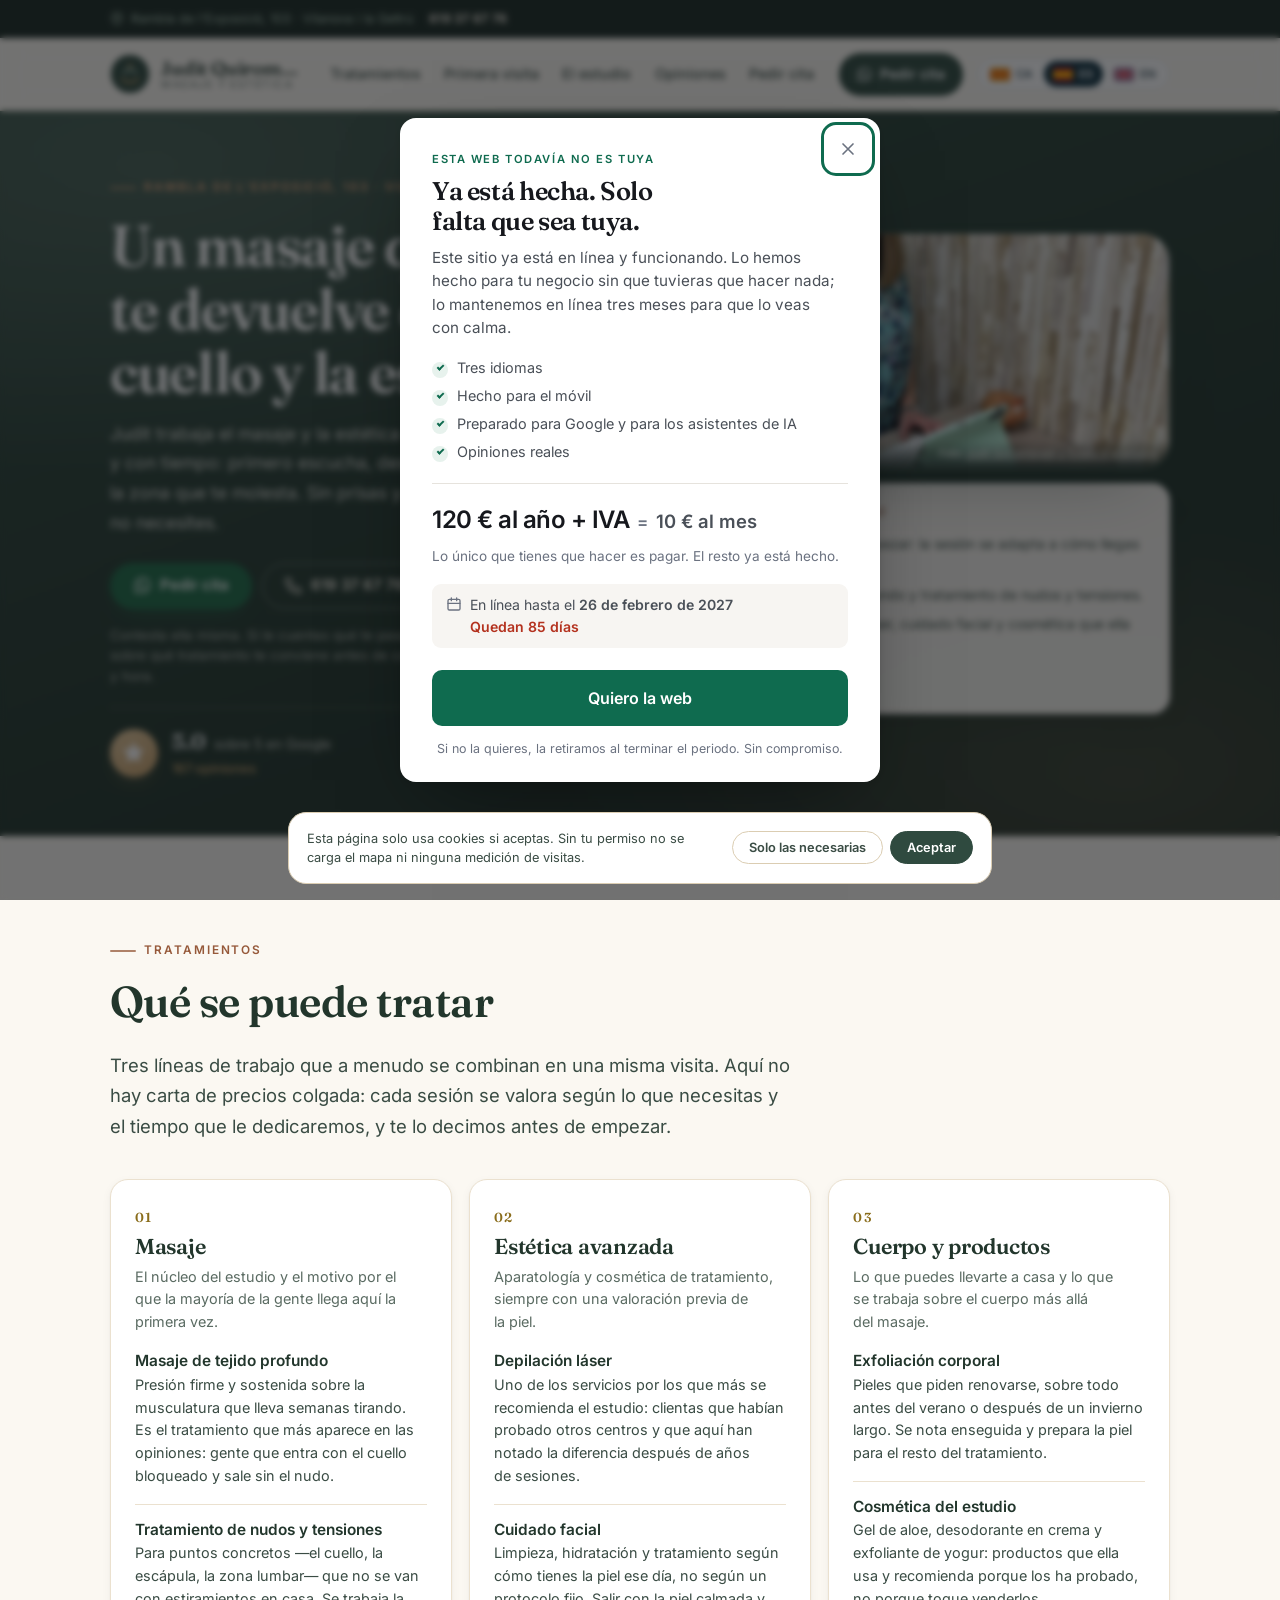
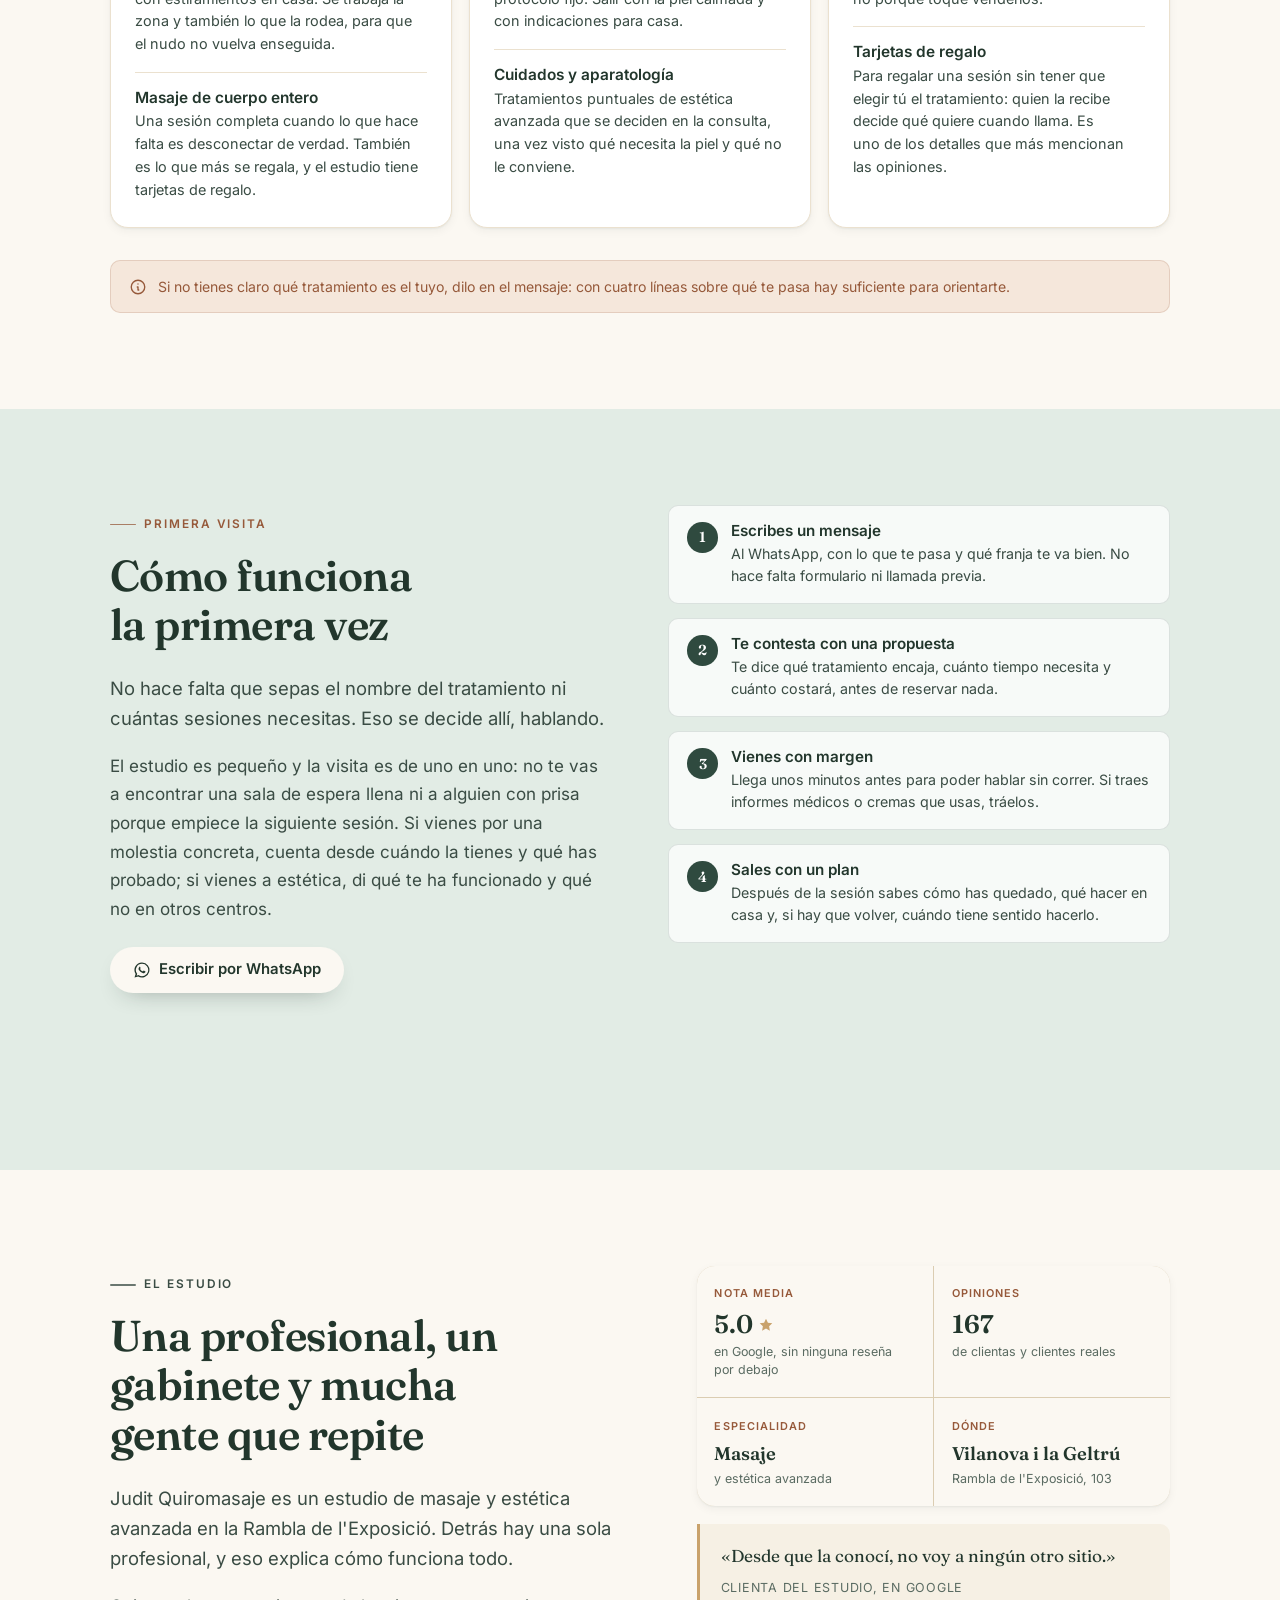
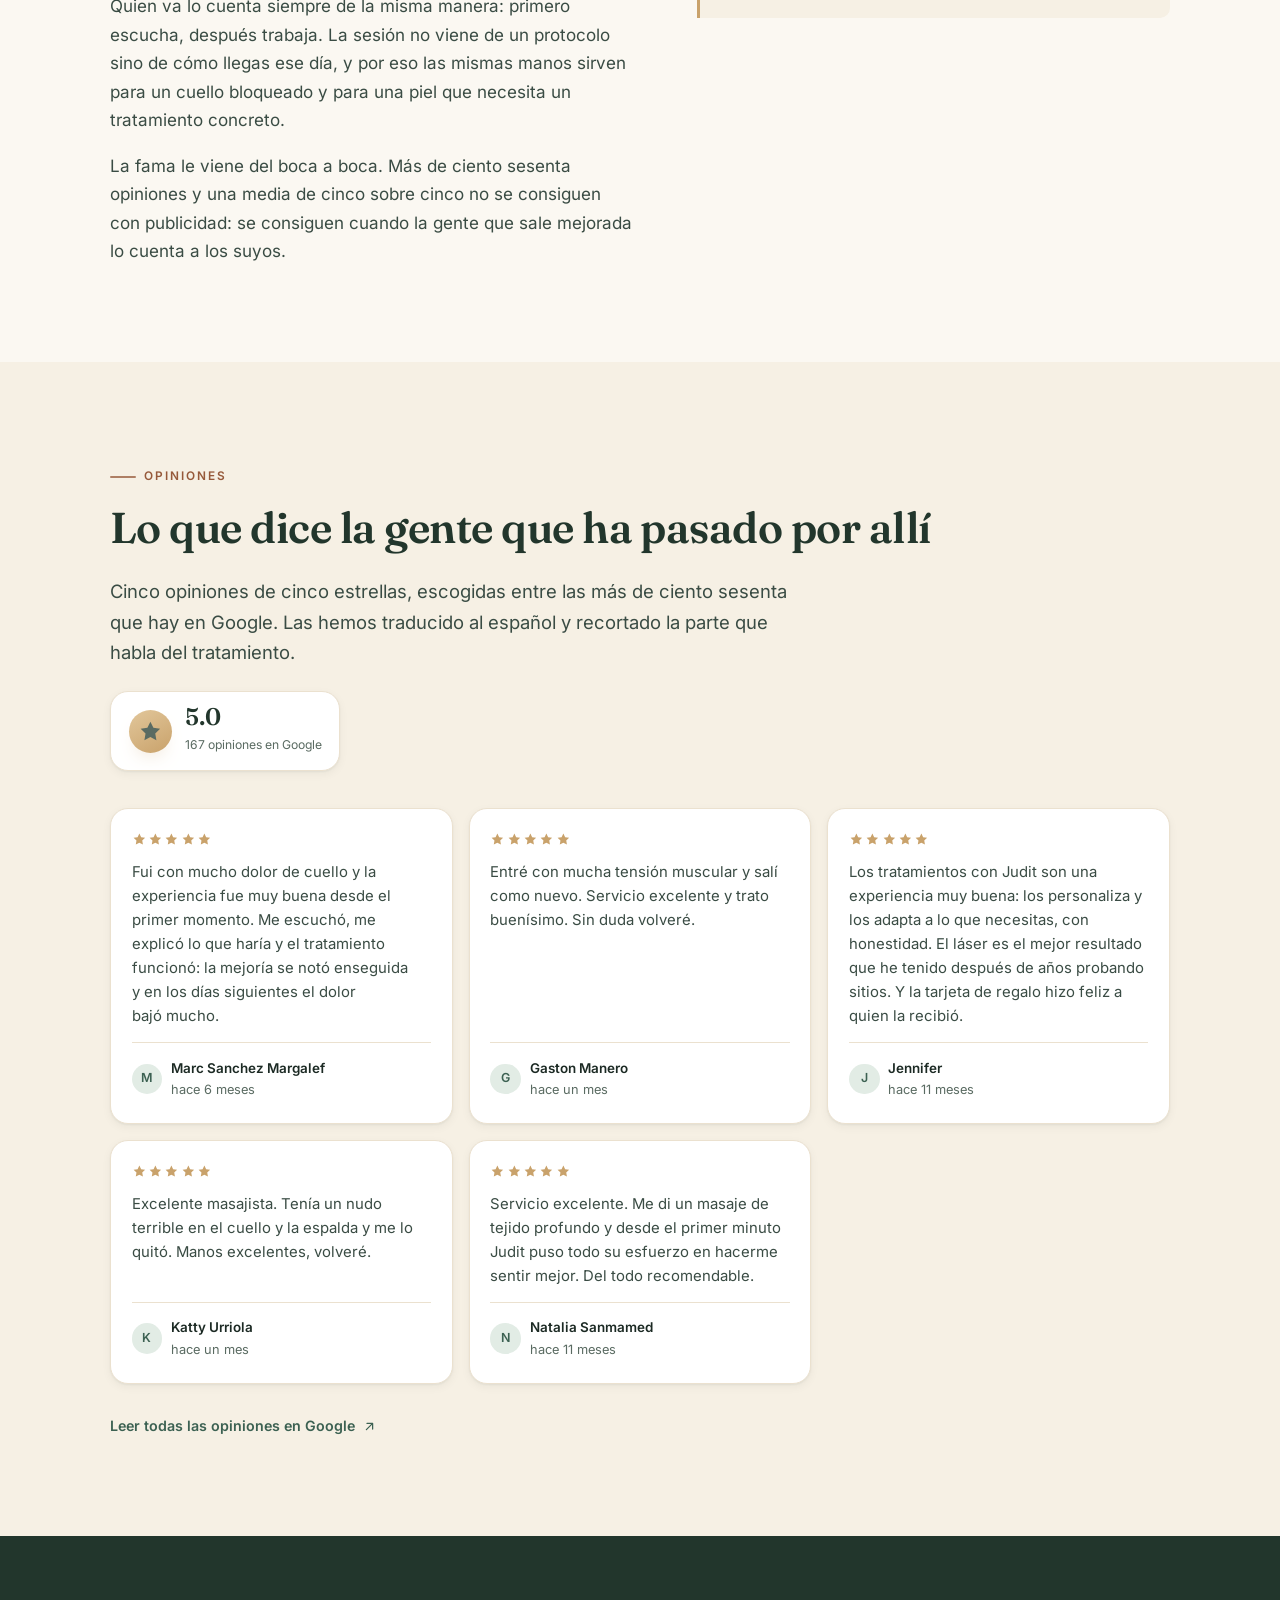
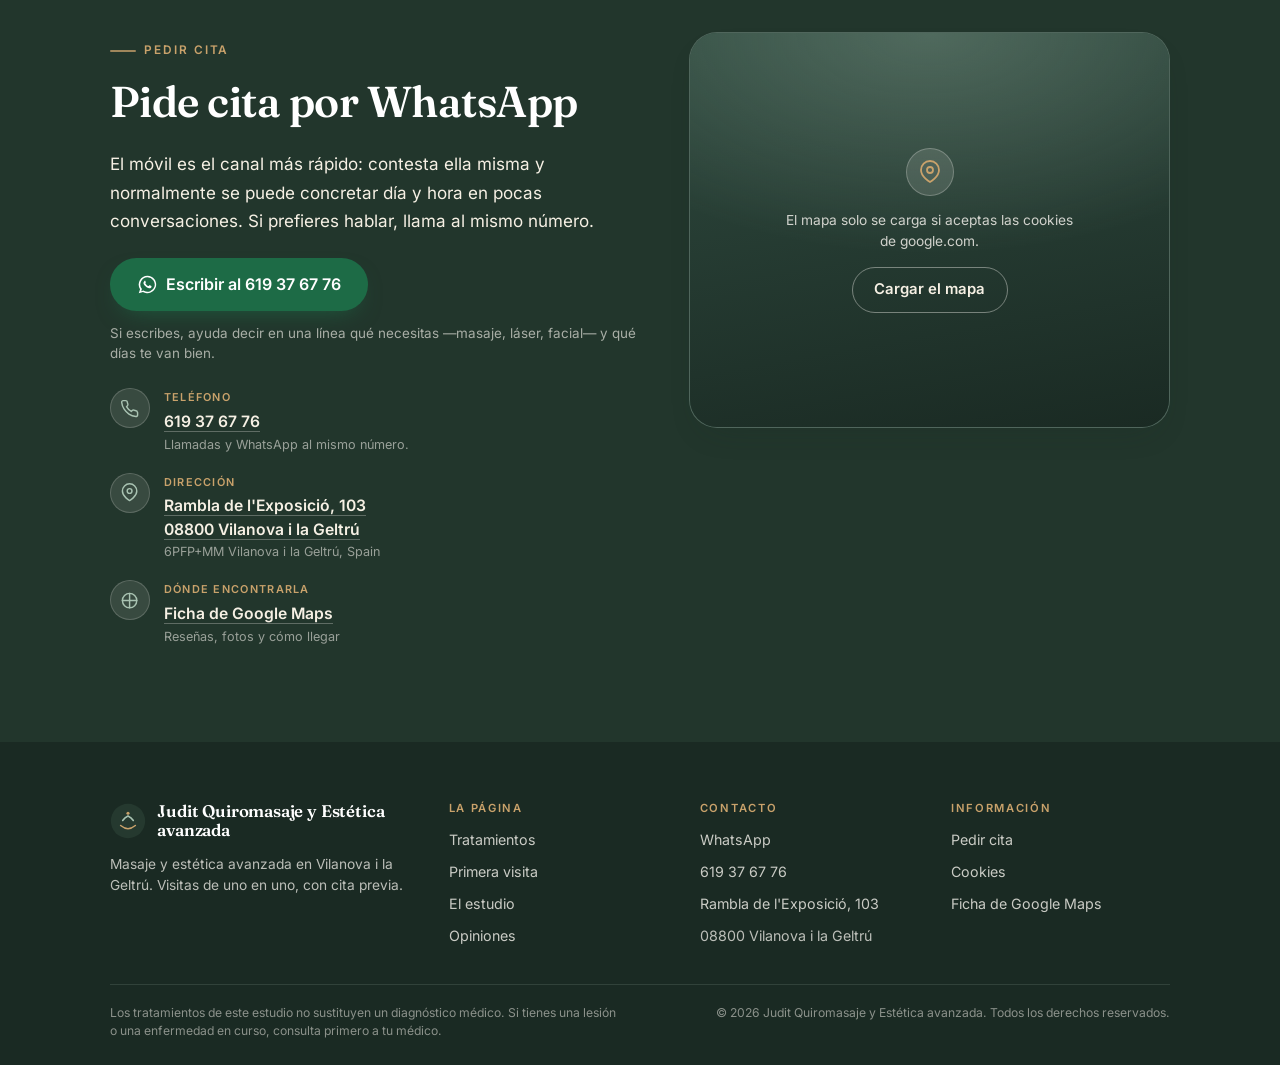
<file: es/index.html>
<!DOCTYPE html>
<html lang="es" dir="ltr">
<head>
<meta charset="utf-8">
<meta name="viewport" content="width=device-width, initial-scale=1">
<title>Judit Quiromasaje — Masajes y estética avanzada en Vilanova i la Geltrú</title>
<meta name="description" content="Estudio de masaje y estética avanzada en la Rambla de l&#39;Exposició, 103, Vilanova i la Geltrú. Masaje de tejido profundo, tratamientos faciales y corporales, láser y cuidado de la piel. Pide cita por WhatsApp.">
<meta name="author" content="Judit Quiromasaje y Estética avanzada">
<meta name="theme-color" content="#2f4a3f">
<meta name="robots" content="index, follow">
<link rel="canonical" href="https://juditquiromasaje.vilanovailageltru.info/es/">

<meta property="og:type" content="website">
<meta property="og:site_name" content="Judit Quiromasaje y Estética avanzada">
<meta property="og:title" content="Judit Quiromasaje — Masajes y estética avanzada en Vilanova i la Geltrú">
<meta property="og:description" content="Estudio de masaje y estética avanzada en la Rambla de l&#39;Exposició, 103, Vilanova i la Geltrú. Masaje de tejido profundo, tratamientos faciales y corporales, láser y cuidado de la piel. Pide cita por WhatsApp.">
<meta property="og:locale" content="es_ES">
<meta property="og:url" content="https://juditquiromasaje.vilanovailageltru.info/es/">
<meta property="og:image" content="https://juditquiromasaje.vilanovailageltru.info/assets/img/og-image.jpg">
<meta property="og:image:width" content="1200">
<meta property="og:image:height" content="630">
<meta property="og:image:alt" content="Masaje y estética avanzada en Vilanova i la Geltrú, con cita por WhatsApp">
<meta name="twitter:card" content="summary_large_image">
<meta name="twitter:title" content="Judit Quiromasaje — Masajes y estética avanzada en Vilanova i la Geltrú">
<meta name="twitter:description" content="Estudio de masaje y estética avanzada en la Rambla de l&#39;Exposició, 103, Vilanova i la Geltrú. Masaje de tejido profundo, tratamientos faciales y corporales, láser y cuidado de la piel. Pide cita por WhatsApp.">
<meta name="twitter:image" content="https://juditquiromasaje.vilanovailageltru.info/assets/img/og-image.jpg">


<link rel="alternate" hreflang="ca-ES" href="https://juditquiromasaje.vilanovailageltru.info/">

<link rel="alternate" hreflang="es-ES" href="https://juditquiromasaje.vilanovailageltru.info/es/">

<link rel="alternate" hreflang="en-GB" href="https://juditquiromasaje.vilanovailageltru.info/en/">

<link rel="alternate" hreflang="x-default" href="https://juditquiromasaje.vilanovailageltru.info/">


<link rel="icon" href="../assets/img/favicon.svg" type="image/svg+xml">
<link rel="apple-touch-icon" href="../assets/img/apple-touch-icon.png">
<link rel="manifest" href="../site.webmanifest">
<link rel="preload" href="../assets/fonts/fraunces-latin.woff2" as="font" type="font/woff2" crossorigin>
<link rel="preload" href="../assets/fonts/inter-latin.woff2" as="font" type="font/woff2" crossorigin>
<link rel="stylesheet" href="../assets/css/components.css">
<link rel="stylesheet" href="../assets/css/header-tools.css">
<link rel="stylesheet" href="../assets/css/styles.css">
<link rel="stylesheet" href="../assets/css/offer-panel.css">

<script type="application/ld+json">
{
  "@context": "https://schema.org",
  "@type": "HealthAndBeautyBusiness",
  "@id": "https://juditquiromasaje.vilanovailageltru.info/#business",
  "name": "Judit Quiromasaje y Estética avanzada",
  "url": "https://juditquiromasaje.vilanovailageltru.info",
  "image": "https://juditquiromasaje.vilanovailageltru.info/assets/img/og-image.jpg",
  "telephone": "+34619376776",
  "address": {
    "@type": "PostalAddress",
    "streetAddress": "Rambla de l'Exposició, 103",
    "postalCode": "08800",
    "addressLocality": "Vilanova i la Geltrú",
    "addressRegion": "Barcelona",
    "addressCountry": "ES"
  },
  "geo": {
    "@type": "GeoCoordinates",
    "latitude": 41.224205,
    "longitude": 1.7366772
  },
  "hasMap": "https://maps.google.com/?cid=7962689806372294087&g_mp=Cilnb29nbGUubWFwcy5wbGFjZXMudjEuUGxhY2VzLlNlYXJjaE5lYXJieRACGAQgAA",
  "inLanguage": "es",
  "aggregateRating": {
    "@type": "AggregateRating",
    "ratingValue": 5,
    "reviewCount": 167,
    "bestRating": 5,
    "worstRating": 1
  }
}
</script>
<script>
  /* Google Analytics 4 with consent mode. Goes in <head> of every generated page,
     before any other script. Nothing is fetched from Google until the visitor
     accepts, and storage stays denied by default even if the tag loads elsewhere. */
  (function () {
    var ID = 'G-71LT2Q093H';
    var KEY = 'cookie-consent-v1';
    var accepted = false;
    try { accepted = localStorage.getItem(KEY) === 'accepted'; } catch (e) {}

    window.dataLayer = window.dataLayer || [];
    window.gtag = function () { window.dataLayer.push(arguments); };
    gtag('js', new Date());

    gtag('consent', 'default', {
      ad_storage: 'denied',
      ad_user_data: 'denied',
      ad_personalization: 'denied',
      analytics_storage: 'denied'
    });

    function load() {
      if (window.__gaLoaded) return;
      window.__gaLoaded = true;
      var s = document.createElement('script');
      s.async = true;
      s.src = 'https://www.googletagmanager.com/gtag/js?id=' + ID;
      document.head.appendChild(s);
      gtag('config', ID);
    }

    function grant() {
      load();
      gtag('consent', 'update', {
        ad_storage: 'granted',
        ad_user_data: 'granted',
        ad_personalization: 'granted',
        analytics_storage: 'granted'
      });
    }

    /* The cookie banner calls this from BOTH buttons; nothing touches Google before it runs. */
    window.__analyticsConsent = function (isAccepted) {
      try { localStorage.setItem(KEY, isAccepted ? 'accepted' : 'essential'); } catch (e) {}
      if (isAccepted) grant();
    };

    if (accepted) grant();
  })();
</script>
</head>
<body>
<a class="skip-link" href="#main">Saltar al contenido</a>

<div class="topbar">
  <div class="wrap topbar__inner">
    <p class="topbar__note">
      <svg viewBox="0 0 24 24" width="14" height="14" fill="none" stroke="currentColor" stroke-width="1.9" stroke-linecap="round" stroke-linejoin="round" aria-hidden="true"><path d="M21 10c0 7-9 12-9 12S3 17 3 10a9 9 0 0 1 18 0Z"/><circle cx="12" cy="10" r="3"/></svg>
      Rambla de l&#39;Exposició, 103 · Vilanova i la Geltrú
    </p>
    <p class="topbar__phone">
      <a href="tel:+34619376776">619 37 67 76</a>
    </p>
    <nav class="langs" aria-label="Idioma">
      
      <a class="langs__link" href="../" hreflang="ca" lang="ca">
        <span class="langs__flag" aria-hidden="true"><svg viewBox="0 0 24 16"><rect width="24" height="16" fill="#fcdd09"/><g fill="#da121a"><rect y="1.7778" width="24" height="1.7778"/><rect y="5.3334" width="24" height="1.7778"/><rect y="8.889" width="24" height="1.7778"/><rect y="12.4446" width="24" height="1.7778"/></g></svg></span>
        <span class="langs__code">ca</span>
        <span class="sr-only">Català</span>
      </a>
      
      <a class="langs__link" href="../es/" hreflang="es" lang="es" aria-current="true">
        <span class="langs__flag" aria-hidden="true"><svg viewBox="0 0 24 16"><rect width="24" height="16" fill="#c60b1e"/><rect y="4" width="24" height="8" fill="#ffc400"/></svg></span>
        <span class="langs__code">es</span>
        <span class="sr-only">Español</span>
      </a>
      
      <a class="langs__link" href="../en/" hreflang="en" lang="en">
        <span class="langs__flag" aria-hidden="true"><svg viewBox="0 0 24 16"><rect width="24" height="16" fill="#00247d"/><path d="M0 0 24 16M24 0 0 16" stroke="#fff" stroke-width="3.2"/><path d="M0 0 24 16M24 0 0 16" stroke="#cf142b" stroke-width="1.6"/><path d="M12 0v16M0 8h24" stroke="#fff" stroke-width="5.2"/><path d="M12 0v16M0 8h24" stroke="#cf142b" stroke-width="3"/></svg></span>
        <span class="langs__code">en</span>
        <span class="sr-only">English</span>
      </a>
      
    </nav>
  </div>
</div>

<header class="header">
  <div class="wrap header__inner">
    <a class="brand" href="../" aria-label="Judit Quiromasaje y Estética avanzada — Vilanova i la Geltrú">
      <svg class="brand__mark" viewBox="0 0 44 44" width="40" height="40" aria-hidden="true">
        <circle cx="22" cy="22" r="21" fill="#2f4a3f"/>
        <path d="M13 27.5c3.2 2.6 5.9 3.9 9 3.9s5.8-1.3 9-3.9" stroke="#c9a26b" stroke-width="1.9" fill="none" stroke-linecap="round"/>
        <path d="M15.5 21.4c2-3.1 4.1-4.6 6.5-5.6 2.4 1 4.5 2.5 6.5 5.6" stroke="#a9c3b2" stroke-width="1.9" fill="none" stroke-linecap="round"/>
        <circle cx="22" cy="12.6" r="1.9" fill="#c9a26b"/>
      </svg>
      <span class="brand__text">
        <span class="brand__name">Judit Quiromasaje y Estética avanzada</span>
        <span class="brand__sub">Masaje y estética</span>
      </span>
    </a>
    <nav class="nav" id="site-nav" data-open="false" aria-label="Navegación principal">
      <ul class="nav__list">
        <li><a class="nav__link" href="#tractaments">Tratamientos</a></li>
        <li><a class="nav__link" href="#primera-visita">Primera visita</a></li>
        <li><a class="nav__link" href="#estudi">El estudio</a></li>
        <li><a class="nav__link" href="#opinions">Opiniones</a></li>
        <li><a class="nav__link" href="#contacte">Pedir cita</a></li>
      </ul>
    </nav>
    <a class="header__cta" href="https://wa.me/34619376776" target="_blank" rel="noopener">
      <svg viewBox="0 0 24 24" width="17" height="17" fill="currentColor" aria-hidden="true"><path d="M12 2a10 10 0 0 0-8.5 15.3L2 22l4.8-1.4A10 10 0 1 0 12 2Zm0 1.8a8.2 8.2 0 1 1-4.2 15.2l-.4-.2-2.6.8.8-2.5-.3-.4A8.2 8.2 0 0 1 12 3.8Zm-3 4c-.2 0-.5.1-.7.4-.3.3-.9 1-.9 2s.7 2.2 1 2.5c.2.3 1.5 2.1 3.7 2.9 1.8.7 2.2.6 2.6.6.5 0 1.5-.6 1.7-1.2.2-.6.2-1.1.2-1.2-.1-.1-.3-.2-.6-.3l-1.5-.7c-.2-.1-.4-.1-.5.1l-.6.8c-.1.2-.3.2-.5.1a7 7 0 0 1-2-1.3 7.6 7.6 0 0 1-1.4-1.8c-.1-.2 0-.3.1-.4l.5-.6c.1-.2.1-.3 0-.4l-.7-1.6c-.1-.4-.3-.4-.4-.4H9Z"/></svg>
      Pedir cita
    </a>
    <button class="nav-toggle" type="button" aria-expanded="false" aria-controls="site-nav" aria-label="Abrir o cerrar el menú">
      <svg viewBox="0 0 24 24" width="22" height="22" fill="none" stroke="currentColor" stroke-width="2" stroke-linecap="round" aria-hidden="true"><path d="M4 7h16M4 12h16M4 17h16"/></svg>
    </button>
  </div>
</header>

<main id="main">

  <!-- ================= HERO ================= -->
  <section class="hero" aria-labelledby="hero-title">
    <span class="hero__wash" aria-hidden="true"></span>
    <div class="wrap hero__inner">
      <div class="hero__copy">
        <p class="eyebrow">Rambla de l&#39;Exposició, 103 · Vilanova i la Geltrú</p>
        <h1 class="hero__title" id="hero-title">Un masaje que te devuelve el cuello y la espalda</h1>
        <p class="hero__subtitle">Judit trabaja el masaje y la estética avanzada con las manos y con tiempo: primero escucha, después decide cómo tratar la zona que te molesta. Sin prisas y sin pautarte nada que no necesites.</p>
        <div class="hero__actions">
          <a class="btn btn--wa" href="https://wa.me/34619376776" target="_blank" rel="noopener">
            <svg viewBox="0 0 24 24" width="19" height="19" fill="currentColor" aria-hidden="true"><path d="M12 2a10 10 0 0 0-8.5 15.3L2 22l4.8-1.4A10 10 0 1 0 12 2Zm0 1.8a8.2 8.2 0 1 1-4.2 15.2l-.4-.2-2.6.8.8-2.5-.3-.4A8.2 8.2 0 0 1 12 3.8Zm-3 4c-.2 0-.5.1-.7.4-.3.3-.9 1-.9 2s.7 2.2 1 2.5c.2.3 1.5 2.1 3.7 2.9 1.8.7 2.2.6 2.6.6.5 0 1.5-.6 1.7-1.2.2-.6.2-1.1.2-1.2-.1-.1-.3-.2-.6-.3l-1.5-.7c-.2-.1-.4-.1-.5.1l-.6.8c-.1.2-.3.2-.5.1a7 7 0 0 1-2-1.3 7.6 7.6 0 0 1-1.4-1.8c-.1-.2 0-.3.1-.4l.5-.6c.1-.2.1-.3 0-.4l-.7-1.6c-.1-.4-.3-.4-.4-.4H9Z"/></svg>
            Pedir cita
          </a>
          <a class="btn btn--outline" href="tel:+34619376776">
            <svg viewBox="0 0 24 24" width="18" height="18" fill="none" stroke="currentColor" stroke-width="1.9" stroke-linecap="round" stroke-linejoin="round" aria-hidden="true"><path d="M22 16.9v3a2 2 0 0 1-2.2 2 19.8 19.8 0 0 1-8.6-3.1 19.5 19.5 0 0 1-6-6A19.8 19.8 0 0 1 2.1 4.2 2 2 0 0 1 4.1 2h3a2 2 0 0 1 2 1.7c.1.9.4 1.8.7 2.6a2 2 0 0 1-.5 2.1L8.1 9.6a16 16 0 0 0 6 6l1.2-1.2a2 2 0 0 1 2.1-.5c.8.3 1.7.6 2.6.7a2 2 0 0 1 1.7 2.1Z"/></svg>
            619 37 67 76
          </a>
        </div>
        <p class="hero__hint">Contesta ella misma. Si le cuentas qué te pasa, te orienta sobre qué tratamiento te conviene antes de cerrar día y hora.</p>
        <div class="hero__proof">
          <span class="rating__star" aria-hidden="true">
            <svg viewBox="0 0 24 24" fill="currentColor"><path d="M12 2.6l2.9 5.9 6.5.95-4.7 4.6 1.1 6.45L12 17.4l-5.8 3.1 1.1-6.45-4.7-4.6 6.5-.95L12 2.6Z"/></svg>
          </span>
          <p class="hero__proofText">
            <strong>5.0</strong> sobre 5 en Google
            <span class="rating__count">167 opiniones</span>
          </p>
        </div>
      </div>

      <div class="hero__aside">
        
        <figure class="hero__photo">
          <img src="../assets/img/hero-photo.jpg" alt="Interior del estudio de masaje y estética de Judit Quiromasaje, en Vilanova i la Geltrú" width="1050" height="1400" fetchpriority="high" decoding="async">
          
          <figcaption data-photo-credit>Foto:
            <a href="https://maps.google.com/maps/contrib/117145255998800128202" target="_blank" rel="noopener nofollow">Judit Quiromasaje y Estética avanzada</a>
          </figcaption>
          
        </figure>
        
        <div class="hero__card">
          <p class="hero__cardKicker">Cómo se trabaja aquí</p>
          <ul class="hero__cardList">
            <li>
              <span class="dot" aria-hidden="true"></span>
              <span>Escucha antes de empezar: la sesión se adapta a cómo llegas ese día.</span>
            </li>
            <li>
              <span class="dot" aria-hidden="true"></span>
              <span>Masaje de tejido profundo y tratamiento de nudos y tensiones.</span>
            </li>
            <li>
              <span class="dot" aria-hidden="true"></span>
              <span>Estética avanzada: láser, cuidado facial y cosmética que ella misma recomienda.</span>
            </li>
          </ul>
          <a class="hero__cardLink" href="#tractaments">Ver los tratamientos</a>
        </div>
      </div>
    </div>
  </section>

  <!-- ================= TREATMENTS ================= -->
  <section class="section" id="tractaments" aria-labelledby="treat-title">
    <div class="wrap">
      <div class="section__head reveal">
        <p class="eyebrow">Tratamientos</p>
        <h2 class="h2" id="treat-title">Qué se puede tratar</h2>
        <p class="lead">Tres líneas de trabajo que a menudo se combinan en una misma visita. Aquí no hay carta de precios colgada: cada sesión se valora según lo que necesitas y el tiempo que le dedicaremos, y te lo decimos antes de empezar.</p>
      </div>

      <div class="groups">
        <article class="group reveal">
          <header class="group__head">
            <span class="group__index">01</span>
            <h3 class="group__title">Masaje</h3>
            <p class="group__lead">El núcleo del estudio y el motivo por el que la mayoría de la gente llega aquí la primera vez.</p>
          </header>
          <ul class="group__list">
            
            <li class="treatment">
              <h4 class="treatment__name">Masaje de tejido profundo</h4>
              <p class="treatment__text">Presión firme y sostenida sobre la musculatura que lleva semanas tirando. Es el tratamiento que más aparece en las opiniones: gente que entra con el cuello bloqueado y sale sin el nudo.</p>
            </li>
            
            <li class="treatment">
              <h4 class="treatment__name">Tratamiento de nudos y tensiones</h4>
              <p class="treatment__text">Para puntos concretos —el cuello, la escápula, la zona lumbar— que no se van con estiramientos en casa. Se trabaja la zona y también lo que la rodea, para que el nudo no vuelva enseguida.</p>
            </li>
            
            <li class="treatment">
              <h4 class="treatment__name">Masaje de cuerpo entero</h4>
              <p class="treatment__text">Una sesión completa cuando lo que hace falta es desconectar de verdad. También es lo que más se regala, y el estudio tiene tarjetas de regalo.</p>
            </li>
            
          </ul>
        </article>

        <article class="group reveal">
          <header class="group__head">
            <span class="group__index">02</span>
            <h3 class="group__title">Estética avanzada</h3>
            <p class="group__lead">Aparatología y cosmética de tratamiento, siempre con una valoración previa de la piel.</p>
          </header>
          <ul class="group__list">
            
            <li class="treatment">
              <h4 class="treatment__name">Depilación láser</h4>
              <p class="treatment__text">Uno de los servicios por los que más se recomienda el estudio: clientas que habían probado otros centros y que aquí han notado la diferencia después de años de sesiones.</p>
            </li>
            
            <li class="treatment">
              <h4 class="treatment__name">Cuidado facial</h4>
              <p class="treatment__text">Limpieza, hidratación y tratamiento según cómo tienes la piel ese día, no según un protocolo fijo. Salir con la piel calmada y con indicaciones para casa.</p>
            </li>
            
            <li class="treatment">
              <h4 class="treatment__name">Cuidados y aparatología</h4>
              <p class="treatment__text">Tratamientos puntuales de estética avanzada que se deciden en la consulta, una vez visto qué necesita la piel y qué no le conviene.</p>
            </li>
            
          </ul>
        </article>

        <article class="group reveal">
          <header class="group__head">
            <span class="group__index">03</span>
            <h3 class="group__title">Cuerpo y productos</h3>
            <p class="group__lead">Lo que puedes llevarte a casa y lo que se trabaja sobre el cuerpo más allá del masaje.</p>
          </header>
          <ul class="group__list">
            
            <li class="treatment">
              <h4 class="treatment__name">Exfoliación corporal</h4>
              <p class="treatment__text">Pieles que piden renovarse, sobre todo antes del verano o después de un invierno largo. Se nota enseguida y prepara la piel para el resto del tratamiento.</p>
            </li>
            
            <li class="treatment">
              <h4 class="treatment__name">Cosmética del estudio</h4>
              <p class="treatment__text">Gel de aloe, desodorante en crema y exfoliante de yogur: productos que ella usa y recomienda porque los ha probado, no porque toque venderlos.</p>
            </li>
            
            <li class="treatment">
              <h4 class="treatment__name">Tarjetas de regalo</h4>
              <p class="treatment__text">Para regalar una sesión sin tener que elegir tú el tratamiento: quien la recibe decide qué quiere cuando llama. Es uno de los detalles que más mencionan las opiniones.</p>
            </li>
            
          </ul>
        </article>
      </div>

      <p class="note reveal">
        <svg viewBox="0 0 24 24" width="18" height="18" fill="none" stroke="currentColor" stroke-width="1.8" stroke-linecap="round" stroke-linejoin="round" aria-hidden="true"><circle cx="12" cy="12" r="9"/><path d="M12 8h.01M11 12h1v4h1"/></svg>
        Si no tienes claro qué tratamiento es el tuyo, dilo en el mensaje: con cuatro líneas sobre qué te pasa hay suficiente para orientarte.
      </p>
    </div>
  </section>

  <!-- ================= FIRST VISIT ================= -->
  <section class="section section--sage" id="primera-visita" aria-labelledby="first-title">
    <div class="wrap">
      <div class="first__grid">
        <div class="reveal">
          <p class="eyebrow">Primera visita</p>
          <h2 class="h2" id="first-title">Cómo funciona la primera vez</h2>
          <p class="lead">No hace falta que sepas el nombre del tratamiento ni cuántas sesiones necesitas. Eso se decide allí, hablando.</p>
          <p class="first__body">El estudio es pequeño y la visita es de uno en uno: no te vas a encontrar una sala de espera llena ni a alguien con prisa porque empiece la siguiente sesión. Si vienes por una molestia concreta, cuenta desde cuándo la tienes y qué has probado; si vienes a estética, di qué te ha funcionado y qué no en otros centros.</p>
          <a class="btn btn--cream" href="https://wa.me/34619376776" target="_blank" rel="noopener">
            <svg viewBox="0 0 24 24" width="18" height="18" fill="currentColor" aria-hidden="true"><path d="M12 2a10 10 0 0 0-8.5 15.3L2 22l4.8-1.4A10 10 0 1 0 12 2Zm0 1.8a8.2 8.2 0 1 1-4.2 15.2l-.4-.2-2.6.8.8-2.5-.3-.4A8.2 8.2 0 0 1 12 3.8Zm-3 4c-.2 0-.5.1-.7.4-.3.3-.9 1-.9 2s.7 2.2 1 2.5c.2.3 1.5 2.1 3.7 2.9 1.8.7 2.2.6 2.6.6.5 0 1.5-.6 1.7-1.2.2-.6.2-1.1.2-1.2-.1-.1-.3-.2-.6-.3l-1.5-.7c-.2-.1-.4-.1-.5.1l-.6.8c-.1.2-.3.2-.5.1a7 7 0 0 1-2-1.3 7.6 7.6 0 0 1-1.4-1.8c-.1-.2 0-.3.1-.4l.5-.6c.1-.2.1-.3 0-.4l-.7-1.6c-.1-.4-.3-.4-.4-.4H9Z"/></svg>
            Escribir por WhatsApp
          </a>
        </div>

        <ol class="steps reveal">
          <li class="step">
            <span class="step__num">1</span>
            <div>
              <h3 class="step__title">Escribes un mensaje</h3>
              <p class="step__text">Al WhatsApp, con lo que te pasa y qué franja te va bien. No hace falta formulario ni llamada previa.</p>
            </div>
          </li>
          <li class="step">
            <span class="step__num">2</span>
            <div>
              <h3 class="step__title">Te contesta con una propuesta</h3>
              <p class="step__text">Te dice qué tratamiento encaja, cuánto tiempo necesita y cuánto costará, antes de reservar nada.</p>
            </div>
          </li>
          <li class="step">
            <span class="step__num">3</span>
            <div>
              <h3 class="step__title">Vienes con margen</h3>
              <p class="step__text">Llega unos minutos antes para poder hablar sin correr. Si traes informes médicos o cremas que usas, tráelos.</p>
            </div>
          </li>
          <li class="step">
            <span class="step__num">4</span>
            <div>
              <h3 class="step__title">Sales con un plan</h3>
              <p class="step__text">Después de la sesión sabes cómo has quedado, qué hacer en casa y, si hay que volver, cuándo tiene sentido hacerlo.</p>
            </div>
          </li>
        </ol>
      </div>

      <ul class="practical reveal">
        <li>
          <svg viewBox="0 0 24 24" width="18" height="18" fill="none" stroke="currentColor" stroke-width="1.8" stroke-linecap="round" stroke-linejoin="round" aria-hidden="true"><rect x="2" y="5" width="20" height="14" rx="2.5"/><path d="M2 10h20"/><path d="M6 15h4"/></svg>
          <span>Se puede pagar con tarjeta.</span>
        </li>
        <li>
          <svg viewBox="0 0 24 24" width="18" height="18" fill="none" stroke="currentColor" stroke-width="1.8" stroke-linecap="round" stroke-linejoin="round" aria-hidden="true"><rect x="3" y="8" width="18" height="11" rx="2"/><path d="M8 8V6a2 2 0 0 1 2-2h4a2 2 0 0 1 2 2v2"/><path d="M12 12v3"/></svg>
          <span>Se regalan sesiones con tarjeta de regalo.</span>
        </li>
        <li>
          <svg viewBox="0 0 24 24" width="18" height="18" fill="none" stroke="currentColor" stroke-width="1.8" stroke-linecap="round" stroke-linejoin="round" aria-hidden="true"><circle cx="12" cy="4.5" r="1.6"/><path d="M12 8v5h4"/><path d="M12 13a4.6 4.6 0 1 0 4.3 6.3"/><path d="M17.5 15.5h3.5"/></svg>
          <span>La entrada es accesible con silla de ruedas.</span>
        </li>
      </ul>
    </div>
  </section>

  <!-- ================= ABOUT / STUDIO ================= -->
  <section class="section" id="estudi" aria-labelledby="studio-title">
    <div class="wrap">
      <div class="about__grid">
        <div class="about__copy reveal">
          <p class="eyebrow">El estudio</p>
          <h2 class="h2" id="studio-title">Una profesional, un gabinete y mucha gente que repite</h2>
          <p class="lead">Judit Quiromasaje es un estudio de masaje y estética avanzada en la Rambla de l&#39;Exposició. Detrás hay una sola profesional, y eso explica cómo funciona todo.</p>
          <p>Quien va lo cuenta siempre de la misma manera: primero escucha, después trabaja. La sesión no viene de un protocolo sino de cómo llegas ese día, y por eso las mismas manos sirven para un cuello bloqueado y para una piel que necesita un tratamiento concreto.</p>
          <p>La fama le viene del boca a boca. Más de ciento sesenta opiniones y una media de cinco sobre cinco no se consiguen con publicidad: se consiguen cuando la gente que sale mejorada lo cuenta a los suyos.</p>
        </div>
        <div class="reveal">
          <div class="stats">
            <div class="stat">
              <p class="stat__kicker">Nota media</p>
              <p class="stat__value">
                5.0
                <svg viewBox="0 0 24 24" fill="currentColor" aria-hidden="true"><path d="M12 2.6l2.9 5.9 6.5.95-4.7 4.6 1.1 6.45L12 17.4l-5.8 3.1 1.1-6.45-4.7-4.6 6.5-.95L12 2.6Z"/></svg>
              </p>
              <p class="stat__label">en Google, sin ninguna reseña por debajo</p>
            </div>
            <div class="stat">
              <p class="stat__kicker">Opiniones</p>
              <p class="stat__value">167</p>
              <p class="stat__label">de clientas y clientes reales</p>
            </div>
            <div class="stat">
              <p class="stat__kicker">Especialidad</p>
              <p class="stat__value stat__value--text">Masaje</p>
              <p class="stat__label">y estética avanzada</p>
            </div>
            <div class="stat">
              <p class="stat__kicker">Dónde</p>
              <p class="stat__value stat__value--text">Vilanova i la Geltrú</p>
              <p class="stat__label">Rambla de l&#39;Exposició, 103</p>
            </div>
          </div>
          <figure class="pull">
            <blockquote><p>«Desde que la conocí, no voy a ningún otro sitio.»</p></blockquote>
            <figcaption>Clienta del estudio, en Google</figcaption>
          </figure>
        </div>
      </div>
    </div>
  </section>

  <!-- ================= REVIEWS ================= -->
  <section class="section section--sand" id="opinions" aria-labelledby="reviews-title">
    <div class="wrap">
      <div class="reviews__head reveal">
        <div>
          <p class="eyebrow">Opiniones</p>
          <h2 class="h2" id="reviews-title">Lo que dice la gente que ha pasado por allí</h2>
          <p class="lead">Cinco opiniones de cinco estrellas, escogidas entre las más de ciento sesenta que hay en Google. Las hemos traducido al español y recortado la parte que habla del tratamiento.</p>
        </div>
        <div class="reviews__score">
          <span class="rating__star" aria-hidden="true">
            <svg viewBox="0 0 24 24" fill="currentColor"><path d="M12 2.6l2.9 5.9 6.5.95-4.7 4.6 1.1 6.45L12 17.4l-5.8 3.1 1.1-6.45-4.7-4.6 6.5-.95L12 2.6Z"/></svg>
          </span>
          <div>
            <b>5.0</b>
            <span>167 opiniones en Google</span>
          </div>
        </div>
      </div>
      <div class="quotes">
        
        <figure class="quote reveal">
          <div class="quote__stars" aria-label="5 de 5 estrellas">
            <svg viewBox="0 0 24 24" fill="currentColor" aria-hidden="true"><path d="M12 2.6l2.9 5.9 6.5.95-4.7 4.6 1.1 6.45L12 17.4l-5.8 3.1 1.1-6.45-4.7-4.6 6.5-.95L12 2.6Z"/></svg><svg viewBox="0 0 24 24" fill="currentColor" aria-hidden="true"><path d="M12 2.6l2.9 5.9 6.5.95-4.7 4.6 1.1 6.45L12 17.4l-5.8 3.1 1.1-6.45-4.7-4.6 6.5-.95L12 2.6Z"/></svg><svg viewBox="0 0 24 24" fill="currentColor" aria-hidden="true"><path d="M12 2.6l2.9 5.9 6.5.95-4.7 4.6 1.1 6.45L12 17.4l-5.8 3.1 1.1-6.45-4.7-4.6 6.5-.95L12 2.6Z"/></svg><svg viewBox="0 0 24 24" fill="currentColor" aria-hidden="true"><path d="M12 2.6l2.9 5.9 6.5.95-4.7 4.6 1.1 6.45L12 17.4l-5.8 3.1 1.1-6.45-4.7-4.6 6.5-.95L12 2.6Z"/></svg><svg viewBox="0 0 24 24" fill="currentColor" aria-hidden="true"><path d="M12 2.6l2.9 5.9 6.5.95-4.7 4.6 1.1 6.45L12 17.4l-5.8 3.1 1.1-6.45-4.7-4.6 6.5-.95L12 2.6Z"/></svg>
          </div>
          <blockquote><p>Fui con mucho dolor de cuello y la experiencia fue muy buena desde el primer momento. Me escuchó, me explicó lo que haría y el tratamiento funcionó: la mejoría se notó enseguida y en los días siguientes el dolor bajó mucho.</p></blockquote>
          <figcaption>
            <span class="quote__avatar" aria-hidden="true">M</span>
            <span>
              <strong>Marc Sanchez Margalef</strong>
              hace 6 meses
            </span>
          </figcaption>
        </figure>
        
        <figure class="quote reveal">
          <div class="quote__stars" aria-label="5 de 5 estrellas">
            <svg viewBox="0 0 24 24" fill="currentColor" aria-hidden="true"><path d="M12 2.6l2.9 5.9 6.5.95-4.7 4.6 1.1 6.45L12 17.4l-5.8 3.1 1.1-6.45-4.7-4.6 6.5-.95L12 2.6Z"/></svg><svg viewBox="0 0 24 24" fill="currentColor" aria-hidden="true"><path d="M12 2.6l2.9 5.9 6.5.95-4.7 4.6 1.1 6.45L12 17.4l-5.8 3.1 1.1-6.45-4.7-4.6 6.5-.95L12 2.6Z"/></svg><svg viewBox="0 0 24 24" fill="currentColor" aria-hidden="true"><path d="M12 2.6l2.9 5.9 6.5.95-4.7 4.6 1.1 6.45L12 17.4l-5.8 3.1 1.1-6.45-4.7-4.6 6.5-.95L12 2.6Z"/></svg><svg viewBox="0 0 24 24" fill="currentColor" aria-hidden="true"><path d="M12 2.6l2.9 5.9 6.5.95-4.7 4.6 1.1 6.45L12 17.4l-5.8 3.1 1.1-6.45-4.7-4.6 6.5-.95L12 2.6Z"/></svg><svg viewBox="0 0 24 24" fill="currentColor" aria-hidden="true"><path d="M12 2.6l2.9 5.9 6.5.95-4.7 4.6 1.1 6.45L12 17.4l-5.8 3.1 1.1-6.45-4.7-4.6 6.5-.95L12 2.6Z"/></svg>
          </div>
          <blockquote><p>Entré con mucha tensión muscular y salí como nuevo. Servicio excelente y trato buenísimo. Sin duda volveré.</p></blockquote>
          <figcaption>
            <span class="quote__avatar" aria-hidden="true">G</span>
            <span>
              <strong>Gaston Manero</strong>
              hace un mes
            </span>
          </figcaption>
        </figure>
        
        <figure class="quote reveal">
          <div class="quote__stars" aria-label="5 de 5 estrellas">
            <svg viewBox="0 0 24 24" fill="currentColor" aria-hidden="true"><path d="M12 2.6l2.9 5.9 6.5.95-4.7 4.6 1.1 6.45L12 17.4l-5.8 3.1 1.1-6.45-4.7-4.6 6.5-.95L12 2.6Z"/></svg><svg viewBox="0 0 24 24" fill="currentColor" aria-hidden="true"><path d="M12 2.6l2.9 5.9 6.5.95-4.7 4.6 1.1 6.45L12 17.4l-5.8 3.1 1.1-6.45-4.7-4.6 6.5-.95L12 2.6Z"/></svg><svg viewBox="0 0 24 24" fill="currentColor" aria-hidden="true"><path d="M12 2.6l2.9 5.9 6.5.95-4.7 4.6 1.1 6.45L12 17.4l-5.8 3.1 1.1-6.45-4.7-4.6 6.5-.95L12 2.6Z"/></svg><svg viewBox="0 0 24 24" fill="currentColor" aria-hidden="true"><path d="M12 2.6l2.9 5.9 6.5.95-4.7 4.6 1.1 6.45L12 17.4l-5.8 3.1 1.1-6.45-4.7-4.6 6.5-.95L12 2.6Z"/></svg><svg viewBox="0 0 24 24" fill="currentColor" aria-hidden="true"><path d="M12 2.6l2.9 5.9 6.5.95-4.7 4.6 1.1 6.45L12 17.4l-5.8 3.1 1.1-6.45-4.7-4.6 6.5-.95L12 2.6Z"/></svg>
          </div>
          <blockquote><p>Los tratamientos con Judit son una experiencia muy buena: los personaliza y los adapta a lo que necesitas, con honestidad. El láser es el mejor resultado que he tenido después de años probando sitios. Y la tarjeta de regalo hizo feliz a quien la recibió.</p></blockquote>
          <figcaption>
            <span class="quote__avatar" aria-hidden="true">J</span>
            <span>
              <strong>Jennifer</strong>
              hace 11 meses
            </span>
          </figcaption>
        </figure>
        
        <figure class="quote reveal">
          <div class="quote__stars" aria-label="5 de 5 estrellas">
            <svg viewBox="0 0 24 24" fill="currentColor" aria-hidden="true"><path d="M12 2.6l2.9 5.9 6.5.95-4.7 4.6 1.1 6.45L12 17.4l-5.8 3.1 1.1-6.45-4.7-4.6 6.5-.95L12 2.6Z"/></svg><svg viewBox="0 0 24 24" fill="currentColor" aria-hidden="true"><path d="M12 2.6l2.9 5.9 6.5.95-4.7 4.6 1.1 6.45L12 17.4l-5.8 3.1 1.1-6.45-4.7-4.6 6.5-.95L12 2.6Z"/></svg><svg viewBox="0 0 24 24" fill="currentColor" aria-hidden="true"><path d="M12 2.6l2.9 5.9 6.5.95-4.7 4.6 1.1 6.45L12 17.4l-5.8 3.1 1.1-6.45-4.7-4.6 6.5-.95L12 2.6Z"/></svg><svg viewBox="0 0 24 24" fill="currentColor" aria-hidden="true"><path d="M12 2.6l2.9 5.9 6.5.95-4.7 4.6 1.1 6.45L12 17.4l-5.8 3.1 1.1-6.45-4.7-4.6 6.5-.95L12 2.6Z"/></svg><svg viewBox="0 0 24 24" fill="currentColor" aria-hidden="true"><path d="M12 2.6l2.9 5.9 6.5.95-4.7 4.6 1.1 6.45L12 17.4l-5.8 3.1 1.1-6.45-4.7-4.6 6.5-.95L12 2.6Z"/></svg>
          </div>
          <blockquote><p>Excelente masajista. Tenía un nudo terrible en el cuello y la espalda y me lo quitó. Manos excelentes, volveré.</p></blockquote>
          <figcaption>
            <span class="quote__avatar" aria-hidden="true">K</span>
            <span>
              <strong>Katty Urriola</strong>
              hace un mes
            </span>
          </figcaption>
        </figure>
        
        <figure class="quote reveal">
          <div class="quote__stars" aria-label="5 de 5 estrellas">
            <svg viewBox="0 0 24 24" fill="currentColor" aria-hidden="true"><path d="M12 2.6l2.9 5.9 6.5.95-4.7 4.6 1.1 6.45L12 17.4l-5.8 3.1 1.1-6.45-4.7-4.6 6.5-.95L12 2.6Z"/></svg><svg viewBox="0 0 24 24" fill="currentColor" aria-hidden="true"><path d="M12 2.6l2.9 5.9 6.5.95-4.7 4.6 1.1 6.45L12 17.4l-5.8 3.1 1.1-6.45-4.7-4.6 6.5-.95L12 2.6Z"/></svg><svg viewBox="0 0 24 24" fill="currentColor" aria-hidden="true"><path d="M12 2.6l2.9 5.9 6.5.95-4.7 4.6 1.1 6.45L12 17.4l-5.8 3.1 1.1-6.45-4.7-4.6 6.5-.95L12 2.6Z"/></svg><svg viewBox="0 0 24 24" fill="currentColor" aria-hidden="true"><path d="M12 2.6l2.9 5.9 6.5.95-4.7 4.6 1.1 6.45L12 17.4l-5.8 3.1 1.1-6.45-4.7-4.6 6.5-.95L12 2.6Z"/></svg><svg viewBox="0 0 24 24" fill="currentColor" aria-hidden="true"><path d="M12 2.6l2.9 5.9 6.5.95-4.7 4.6 1.1 6.45L12 17.4l-5.8 3.1 1.1-6.45-4.7-4.6 6.5-.95L12 2.6Z"/></svg>
          </div>
          <blockquote><p>Servicio excelente. Me di un masaje de tejido profundo y desde el primer minuto Judit puso todo su esfuerzo en hacerme sentir mejor. Del todo recomendable.</p></blockquote>
          <figcaption>
            <span class="quote__avatar" aria-hidden="true">N</span>
            <span>
              <strong>Natalia Sanmamed</strong>
              hace 11 meses
            </span>
          </figcaption>
        </figure>
        
      </div>
      <a class="reviews__all" href="https://www.google.com/maps/place//data=!4m4!3m3!1s0x12a387c0a650e1bf:0x6e812830d571cdc7!9m1!1b1?g_mp=Cilnb29nbGUubWFwcy5wbGFjZXMudjEuUGxhY2VzLlNlYXJjaE5lYXJieRACGAQgAA" target="_blank" rel="noopener">
        Leer todas las opiniones en Google
        <svg viewBox="0 0 24 24" width="15" height="15" fill="none" stroke="currentColor" stroke-width="2" stroke-linecap="round" stroke-linejoin="round" aria-hidden="true"><path d="M7 17 17 7M8 7h9v9"/></svg>
      </a>
    </div>
  </section>

  <!-- ================= BOOKING / CONTACT ================= -->
  <section class="section section--booking" id="contacte" aria-labelledby="contact-title">
    <div class="wrap">
      <div class="booking__grid">
        <div class="booking__card reveal">
          <p class="eyebrow">Pedir cita</p>
          <h2 class="h2" id="contact-title">Pide cita por WhatsApp</h2>
          <p class="booking__lead">El móvil es el canal más rápido: contesta ella misma y normalmente se puede concretar día y hora en pocas conversaciones. Si prefieres hablar, llama al mismo número.</p>

          <a class="btn btn--wa btn--lg" href="https://wa.me/34619376776" target="_blank" rel="noopener">
            <svg viewBox="0 0 24 24" width="21" height="21" fill="currentColor" aria-hidden="true"><path d="M12 2a10 10 0 0 0-8.5 15.3L2 22l4.8-1.4A10 10 0 1 0 12 2Zm0 1.8a8.2 8.2 0 1 1-4.2 15.2l-.4-.2-2.6.8.8-2.5-.3-.4A8.2 8.2 0 0 1 12 3.8Zm-3 4c-.2 0-.5.1-.7.4-.3.3-.9 1-.9 2s.7 2.2 1 2.5c.2.3 1.5 2.1 3.7 2.9 1.8.7 2.2.6 2.6.6.5 0 1.5-.6 1.7-1.2.2-.6.2-1.1.2-1.2-.1-.1-.3-.2-.6-.3l-1.5-.7c-.2-.1-.4-.1-.5.1l-.6.8c-.1.2-.3.2-.5.1a7 7 0 0 1-2-1.3 7.6 7.6 0 0 1-1.4-1.8c-.1-.2 0-.3.1-.4l.5-.6c.1-.2.1-.3 0-.4l-.7-1.6c-.1-.4-.3-.4-.4-.4H9Z"/></svg>
            Escribir al 619 37 67 76
          </a>
          <p class="booking__waNote">Si escribes, ayuda decir en una línea qué necesitas —masaje, láser, facial— y qué días te van bien.</p>

          <div class="contact-list">
            <div class="contact-item">
              <span class="contact-item__icon" aria-hidden="true">
                <svg viewBox="0 0 24 24" fill="none" stroke="currentColor" stroke-width="1.8" stroke-linecap="round" stroke-linejoin="round"><path d="M22 16.9v3a2 2 0 0 1-2.2 2 19.8 19.8 0 0 1-8.6-3.1 19.5 19.5 0 0 1-6-6A19.8 19.8 0 0 1 2.1 4.2 2 2 0 0 1 4.1 2h3a2 2 0 0 1 2 1.7c.1.9.4 1.8.7 2.6a2 2 0 0 1-.5 2.1L8.1 9.6a16 16 0 0 0 6 6l1.2-1.2a2 2 0 0 1 2.1-.5c.8.3 1.7.6 2.6.7a2 2 0 0 1 1.7 2.1Z"/></svg>
              </span>
              <div>
                <div class="contact-item__label">Teléfono</div>
                <div class="contact-item__value"><a href="tel:+34619376776">619 37 67 76</a></div>
                <div class="contact-item__meta">Llamadas y WhatsApp al mismo número.</div>
              </div>
            </div>

            <div class="contact-item">
              <span class="contact-item__icon" aria-hidden="true">
                <svg viewBox="0 0 24 24" fill="none" stroke="currentColor" stroke-width="1.8" stroke-linecap="round" stroke-linejoin="round"><path d="M21 10c0 7-9 12-9 12S3 17 3 10a9 9 0 0 1 18 0Z"/><circle cx="12" cy="10" r="3"/></svg>
              </span>
              <div>
                <div class="contact-item__label">Dirección</div>
                <div class="contact-item__value">
                  <a href="https://www.google.com/maps/dir/?api=1&amp;destination=41.224205,1.7366772" target="_blank" rel="noopener">Rambla de l&#39;Exposició, 103<br>08800 Vilanova i la Geltrú</a>
                </div>
                <div class="contact-item__meta">6PFP+MM Vilanova i la Geltrú, Spain</div>
              </div>
            </div>

            <div class="contact-item">
              <span class="contact-item__icon" aria-hidden="true">
                <svg viewBox="0 0 24 24" fill="none" stroke="currentColor" stroke-width="1.8" stroke-linecap="round" stroke-linejoin="round"><circle cx="12" cy="12" r="9"/><path d="M12 3v18M3 12h18"/></svg>
              </span>
              <div>
                <div class="contact-item__label">Dónde encontrarla</div>
                
                <div class="contact-item__value"><a href="https://maps.google.com/?cid=7962689806372294087&amp;g_mp=Cilnb29nbGUubWFwcy5wbGFjZXMudjEuUGxhY2VzLlNlYXJjaE5lYXJieRACGAQgAA" target="_blank" rel="noopener">Ficha de Google Maps</a></div>
                <div class="contact-item__meta">Reseñas, fotos y cómo llegar</div>
                
              </div>
            </div>
          </div>
        </div>

        <div class="map-shell" id="map-shell" data-map-loaded="false">
          <div class="map-placeholder">
            <div class="map-placeholder__inner">
              <span class="map-placeholder__pin" aria-hidden="true">
                <svg viewBox="0 0 24 24" fill="none" stroke="currentColor" stroke-width="1.8" stroke-linecap="round" stroke-linejoin="round"><path d="M21 10c0 7-9 12-9 12S3 17 3 10a9 9 0 0 1 18 0Z"/><circle cx="12" cy="10" r="3"/></svg>
              </span>
              <p>El mapa solo se carga si aceptas las cookies de google.com.</p>
              <button class="btn btn--outline" type="button" data-map-load>Cargar el mapa</button>
            </div>
          </div>
          <template id="map-template">
            <iframe title="Mapa con la ubicación del estudio en la Rambla de l&#39;Exposició, 103" src="https://www.google.com/maps?q=41.224205,1.7366772&amp;hl=es&amp;z=16&amp;output=embed" width="600" height="480" loading="lazy" referrerpolicy="no-referrer-when-downgrade" allowfullscreen></iframe>
          </template>
        </div>
      </div>
    </div>
  </section>

</main>

<footer class="footer">
  <div class="wrap">
    <div class="footer__grid">
      <div class="footer__brandCol">
        <a class="brand" href="../">
          <svg class="brand__mark" viewBox="0 0 44 44" width="36" height="36" aria-hidden="true">
            <circle cx="22" cy="22" r="21" fill="#25392f"/>
            <path d="M13 27.5c3.2 2.6 5.9 3.9 9 3.9s5.8-1.3 9-3.9" stroke="#c9a26b" stroke-width="1.9" fill="none" stroke-linecap="round"/>
            <path d="M15.5 21.4c2-3.1 4.1-4.6 6.5-5.6 2.4 1 4.5 2.5 6.5 5.6" stroke="#a9c3b2" stroke-width="1.9" fill="none" stroke-linecap="round"/>
            <circle cx="22" cy="12.6" r="1.9" fill="#c9a26b"/>
          </svg>
          <span class="brand__text"><span class="brand__name">Judit Quiromasaje y Estética avanzada</span></span>
        </a>
        <p>Masaje y estética avanzada en Vilanova i la Geltrú. Visitas de uno en uno, con cita previa.</p>
      </div>
      <div>
        <h2>La página</h2>
        <ul>
          <li><a href="#tractaments">Tratamientos</a></li>
          <li><a href="#primera-visita">Primera visita</a></li>
          <li><a href="#estudi">El estudio</a></li>
          <li><a href="#opinions">Opiniones</a></li>
        </ul>
      </div>
      <div>
        <h2>Contacto</h2>
        <ul>
          <li><a href="https://wa.me/34619376776" target="_blank" rel="noopener">WhatsApp</a></li>
          <li><a href="tel:+34619376776">619 37 67 76</a></li>
          <li><a href="https://www.google.com/maps/dir/?api=1&amp;destination=41.224205,1.7366772" target="_blank" rel="noopener">Rambla de l&#39;Exposició, 103</a></li>
          <li>08800 Vilanova i la Geltrú</li>
        </ul>
      </div>
      <div>
        <h2>Información</h2>
        <ul>
          <li><a href="#contacte">Pedir cita</a></li>
          <li><a href="#" data-cookie-open>Cookies</a></li>
          
          <li><a href="https://maps.google.com/?cid=7962689806372294087&amp;g_mp=Cilnb29nbGUubWFwcy5wbGFjZXMudjEuUGxhY2VzLlNlYXJjaE5lYXJieRACGAQgAA" target="_blank" rel="noopener">Ficha de Google Maps</a></li>
          
        </ul>
      </div>
    </div>
    <div class="footer__legal">
      <p>Los tratamientos de este estudio no sustituyen un diagnóstico médico. Si tienes una lesión o una enfermedad en curso, consulta primero a tu médico.</p>
      <p>© <span id="year">2026</span> Judit Quiromasaje y Estética avanzada. Todos los derechos reservados.</p>
    </div>
  </div>
</footer>

<div class="cookiebar" id="cookiebar" role="region" aria-label="Cookies" data-visible="false">
  <p>Esta página solo usa cookies si aceptas. Sin tu permiso no se carga el mapa ni ninguna medición de visitas.</p>
  <div class="cookiebar__actions">
    <button class="btn cookiebar__reject" type="button" data-cookie="essential">Solo las necesarias</button>
    <button class="btn cookiebar__accept" type="button" data-cookie="accept">Aceptar</button>
  </div>
</div>

<script src="../assets/js/components.js" defer></script>
<script src="../assets/js/main.js" defer></script>

<script type="application/json" id="sm-offer-config">{"offerEnds":"2027-02-26","offerEndsLabel":"26 de febrero de 2027","buyUrl":"","offerEmail":"","phoneE164":"+34619376776","copy":{"kicker":"Esta web todavía no es tuya","title":"Ya está hecha. Solo falta que sea tuya.","lead":"Este sitio ya está en línea y funcionando. Lo hemos hecho para tu negocio sin que tuvieras que hacer nada; lo mantenemos en línea tres meses para que lo veas con calma.","features":["Tres idiomas","Hecho para el móvil","Preparado para Google y para los asistentes de IA","Opiniones reales"],"priceYear":"120 € al año + IVA","priceMonth":"10 € al mes","priceNote":"Lo único que tienes que hacer es pagar. El resto ya está hecho.","until":"En línea hasta el","days":"Quedan {n} días","cta":"Quiero la web","buy":"Quiero la web","buyPhone":"Llama y quédate con ella","contact":"Habla con nosotros","call":"Llámanos","close":"Cerrar","pill":"Esta web todavía no es tuya","foot":"Si no la quieres, la retiramos al terminar el periodo. Sin compromiso."}}</script>
<script src="../assets/js/offer-panel.js" defer></script>

<script src="../assets/js/header-tools.js" defer></script>
</body>
</html>
</file>
<file: assets/css/components.css>
/* ==========================================================================
   Shared UI components — the canonical source for every generated site.
   Repo: yourdataweb/site-components
   Vendored into each site at assets/css/components.css and pinned by
   src/components.lock (sha256). Do not edit the copy inside a site: change
   this file, bump VERSION, and re-run scripts/sync-shared.mjs everywhere.

   Each site sets only the custom properties; the rules stay identical, so a
   fix here reaches every site instead of drifting into eight variants.
   ========================================================================== */

/* ---------- visually hidden, but readable by assistive tech ---------- */
.sr-only {
  position: absolute;
  width: 1px;
  height: 1px;
  padding: 0;
  margin: -1px;
  overflow: hidden;
  clip: rect(0 0 0 0);
  white-space: nowrap;
  border: 0;
}

/* ---------- skip link ---------- */
.skip-link {
  position: absolute;
  left: -9999px;
  top: 0;
  z-index: 100;
  padding: .75rem 1.25rem;
  border-radius: 0 0 6px 0;
  background: var(--shared-ink, #10222a);
  color: #fff;
  text-decoration: none;
}
.skip-link:focus { left: 0; }

/* ---------- language switch ----------
   Site overrides, set in its own :root:
     --langs-bg --langs-border --langs-ink --langs-active-bg --langs-active-ink
   Geometry is fixed on purpose: a flags-only variant made the pill narrower
   than the flag plus its padding, so the active background bled past the flag,
   and a per-site height meant the bar never aligned with the button beside it.
   -------------------------------------------------------------------------- */
.langs {
  display: inline-flex;
  align-items: center;
  gap: 2px;
  height: 32px;
  padding: 0 3px;
  border: 1px solid var(--langs-border, #d8dee2);
  border-radius: 999px;
  background: var(--langs-bg, #fff);
  box-sizing: border-box;
}
.langs__link {
  display: inline-flex;
  align-items: center;
  justify-content: center;
  gap: 6px;
  height: 26px;
  padding: 0 9px;
  border-radius: 999px;
  text-decoration: none;
  line-height: 1;
  color: var(--langs-ink, #40565f);
  transition: background-color .15s ease, color .15s ease;
}
.langs__link:hover { background: rgba(0, 0, 0, .06); }
.langs__link[aria-current="true"] {
  background: var(--langs-active-bg, #0e2f3d);
  color: var(--langs-active-ink, #fff);
}
.langs__link[aria-current="true"]:hover { background: var(--langs-active-bg, #0e2f3d); }

/* The flag markup is a bare <svg> with only a viewBox, so it sizes itself and
   would overflow the pill; the box is a hard size that clips it. */
.langs__flag {
  display: block;
  flex: none;
  width: 20px;
  height: 13px;
  border-radius: 2px;
  overflow: hidden;
  box-shadow: 0 0 0 1px rgba(0, 0, 0, .12);
}
.langs__flag svg {
  display: block;
  width: 20px;
  height: 13px;
}
.langs__code {
  font-size: .72rem;
  font-weight: 600;
  letter-spacing: .05em;
  text-transform: uppercase;
}

@media (max-width: 420px) {
  .langs { height: 30px; }
  .langs__link { height: 24px; padding: 0 7px; gap: 5px; }
  .langs__code { font-size: .68rem; }
}

/* ---------- reveal on scroll ----------
   Only hidden when the script has marked the document: with JS blocked the
   content stays visible instead of every block sitting at opacity 0. */
html.js .reveal {
  opacity: 0;
  transform: translateY(16px);
  transition: opacity .55s ease, transform .55s cubic-bezier(.22, 1, .36, 1);
}
html.js .reveal.is-visible { opacity: 1; transform: none; }
@media (prefers-reduced-motion: reduce) {
  html.js .reveal { opacity: 1; transform: none; transition: none; }
}

/* ---------- invariants ----------
   Restated last so a site's own stylesheet cannot quietly change them. The
   earlier language-switch bugs came from per-site geometry, not from colour. */
.langs {
  height: 32px;
  padding: 0 3px;
  gap: 2px;
  border-radius: 999px;
  border: 1px solid var(--langs-border, #d8dee2);
  background: var(--langs-bg, #fff);
  box-sizing: border-box;
}
.langs__link { height: 26px; padding: 0 9px; gap: 6px; border-radius: 999px; }
.langs__flag { width: 20px; height: 13px; overflow: hidden; flex: none; }
.langs__flag svg { width: 20px; height: 13px; display: block; }

@media (max-width: 420px) {
  .langs { height: 30px; }
  .langs__link { height: 24px; padding: 0 7px; gap: 5px; }
}
</file>
<file: assets/css/header-tools.css>
/* ==========================================================================
   Shared header toolbar — one row at every width.
   Repo: yourdataweb/site-components
   Vendored into each site at assets/css/header-tools.css and pinned by
   src/components.lock.

   Anatomy this operates on (built by header-tools.js):
     <header ...>
       <div class="wrap">                     existing inner wrapper
         <a class="brand">[mark]<span class="sm-name">Business</span></a>
         <nav id="site-nav">…</nav>           drawer on mobile
         <button class="nav-toggle">…</button>
         <div class="sm-tools">               created by the script
           <nav class="langs">…</nav>
           <button class="nav-toggle">…</button>
         </div>
       </div>
     </header>

   Goal: name, menu button and language switch share one row, vertically centred,
   with real gutters. The name is the only flexible item, so a long business name
   truncates instead of pushing the tools onto a second row.
   ========================================================================== */

/* A header inner that wraps is the original defect: the address line and the
   switch fell onto a second row and the bar grew to twice its height. Once the
   toolbar is in place there is one row by construction, so wrapping is off. */
.has-tools [data-tools] > .wrap,
.has-tools [data-tools] > .shell,
.has-tools [data-tools] > .container,
.has-tools [data-tools][class*="inner"] {
  flex-wrap: nowrap;
}

/* The tools container is the anchor: it sits at the right edge of the bar. */
.sm-tools {
  display: flex;
  align-items: center;
  gap: .5rem;
  /* Never grows; may shrink only as a last resort. The identity owns the flexible
     slot, so the row cannot become wider than the viewport. */
  flex: none;
  max-width: 100%;
  margin-left: auto;
}

/* Anything still marked as "belongs on the bar" is aligned to the same centre line,
   so a switch left outside .sm-tools cannot drift a few pixels off the button. */
.has-tools .langs,
.has-tools .nav-toggle,
.has-tools .navbtn {
  align-self: center;
}

/* The name is the only item allowed to shrink. min-width:0 is what actually lets
   flex truncate instead of overflowing; without it the text refuses to compress
   and shoves the tools off the row. */
.sm-parent-safe {
  min-width: 0;
}

.has-tools .sm-name {
  display: block;
  min-width: 0;
  overflow: hidden;
  text-overflow: ellipsis;
  white-space: nowrap;
}

/* The identity link wraps the mark and the name; it must be able to shrink while
   the mark itself never does. Sites that put `margin-right: auto` on the brand to
   push the switch away are neutralised: the toolbar owns that spacing now, and the
   leftover margin was what made one header 98px tall. */
.has-tools .sm-name {
  /* A long single word ("BRASPAÑA") contributes its full width as min-content and
     forces the row wider. Capping it is what lets the toolbar keep its place. */
  max-width: 100%;
}

.has-tools .brand,
.has-tools .identity,
.has-tools .marchio,
.has-tools .logo,
.has-tools .mark,
.has-tools .sign {
  margin-right: 0;
}
.has-tools .sm-name {
  /* A long single word ("BRASPAÑA") contributes its full width as min-content and
     forces the row wider. Capping it is what lets the toolbar keep its place. */
  max-width: 100%;
}

.has-tools .brand,
.has-tools .identity,
.has-tools .marchio,
.has-tools .logo,
.has-tools .sign {
  flex: 1 1 auto;
  min-width: 0;
}

.has-tools .sm-mark,
.has-tools .brand__mark,
.has-tools .identity__mark,
.has-tools .marchio__mark,
.has-tools .logo__mark,
.has-tools .mark__mark,
.has-tools .sign__mark,
.has-tools .brand-mark {
  flex: none;
}

/* ---------------------------------------------------------------- mobile
   Below the drawer breakpoint the bar carries three things in ~330 px of space:
   prune the name to one line at a smaller size, keep the mark visible, and keep
   the switch on 30 px so it lines up with a 38 px button without dominating. */
@media (max-width: 860px) {
  /* The address strip repeats the footer and the contact block; on a phone it is
     what pushes the bar down and leaves the tools on a second line. */
  .sm-strip-note {
    display: none;
  }

  /* A phone link in the bar is redundant next to a call button in the hero and in
     the contact block, and it is the widest thing in the toolbar. Drop it before
     it costs the business its name. */
  .sm-tools .head-phone,
  .sm-tools .topbar__tel,
  .sm-tools .header-phone {
    display: none;
  }

  .has-tools .brand__sub,
  .has-tools .identity__sub,
  .has-tools .marchio__sub,
  .has-tools .logo__sub,
  .has-tools .mark__sub,
  .has-tools .sign__sub,
  .has-tools .brand-sub {
    display: none;
  }

  .has-tools .sm-name {
    font-size: 1rem;
    line-height: 1.2;
  }

  .sm-tools {
    gap: .4rem;
  }
}

/* Very narrow: the mark plus a 6-character name plus two controls is the floor.
   Tighten gutters rather than dropping the language switch — a visitor with a
   phone is exactly who needs it. */
@media (max-width: 380px) {
  .sm-tools {
    gap: .3rem;
  }
  .has-tools .sm-name {
    font-size: .92rem;
  }
}
</file>
<file: assets/css/styles.css>
/* ==========================================================================
   Judit Quiromasaje — styles
   Palette: forest green, warm cream, soft clay, muted gold
   ========================================================================== */

@font-face {
  font-family: "Fraunces";
  font-style: normal;
  font-weight: 400 700;
  font-display: swap;
  src: url("../fonts/fraunces-latin.woff2") format("woff2");
  unicode-range: U+0000-00FF, U+0131, U+0152-0153, U+02BB-02BC, U+02C6, U+02DA,
    U+02DC, U+2000-206F, U+2074, U+20AC, U+2122, U+2191, U+2193, U+2212, U+2215,
    U+FEFF, U+FFFD;
}
@font-face {
  font-family: "Fraunces";
  font-style: normal;
  font-weight: 400 700;
  font-display: swap;
  src: url("../fonts/fraunces-latin-ext.woff2") format("woff2");
  unicode-range: U+0100-02BA, U+02BD-02C5, U+02C7-02CC, U+02CE-02D7, U+02DD-02FF,
    U+0304, U+0308, U+0329, U+1D00-1DBF, U+1E00-1E9F, U+1EF2-1EFF, U+2020,
    U+20A0-20AB, U+20AD-20C0, U+2113, U+2C60-2C7F, U+A720-A7FF;
}
@font-face {
  font-family: "Inter";
  font-style: normal;
  font-weight: 400 600;
  font-display: swap;
  src: url("../fonts/inter-latin.woff2") format("woff2");
  unicode-range: U+0000-00FF, U+0131, U+0152-0153, U+02BB-02BC, U+02C6, U+02DA,
    U+02DC, U+2000-206F, U+2074, U+20AC, U+2122, U+2191, U+2193, U+2212, U+2215,
    U+FEFF, U+FFFD;
}
@font-face {
  font-family: "Inter";
  font-style: normal;
  font-weight: 400 600;
  font-display: swap;
  src: url("../fonts/inter-latin-ext.woff2") format("woff2");
  unicode-range: U+0100-02BA, U+02BD-02C5, U+02C7-02CC, U+02CE-02D7, U+02DD-02FF,
    U+0304, U+0308, U+0329, U+1D00-1DBF, U+1E00-1E9F, U+1EF2-1EFF, U+2020,
    U+20A0-20AB, U+20AD-20C0, U+2113, U+2C60-2C7F, U+A720-A7FF;
}

:root {
  --forest-950: #1a2a23;
  --forest-900: #22362c;
  --forest-800: #2f4a3f;
  --forest-700: #3c6152;
  --forest-500: #6c9483;
  --forest-300: #a9c3b2;
  --forest-100: #e2ece5;

  --cream-50: #fbf8f2;
  --cream-100: #f6f0e4;
  --cream-200: #ebe1cf;
  --cream-300: #dbcdb2;

  --clay-600: #96593a;
  --clay-500: #b17651;
  --clay-100: #f5e7db;

  --gold-500: #c9a26b;
  --gold-text: #8a6d1c;
  --ember-on-dark: #e8a97f;   /* readable gold on light grounds; gold-500 is for fills */

  --ink: #1c2a24;
  --ink-soft: #3a4c44;
  --ink-mute: #5a6b62;

  --radius-sm: 10px;
  --radius: 18px;
  --radius-lg: 28px;
  --shadow-sm: 0 1px 2px rgba(26, 42, 35, .05), 0 3px 10px rgba(26, 42, 35, .05);
  --shadow: 0 14px 34px -18px rgba(26, 42, 35, .32);
  --shadow-lg: 0 34px 70px -40px rgba(26, 42, 35, .55);

  --wrap: 1140px;
  --pad: clamp(1rem, 4vw, 2.5rem);
  --section-y: clamp(3.25rem, 7.5vw, 6rem);

  --font-display: "Fraunces", Georgia, "Times New Roman", serif;
  --font-sans: "Inter", -apple-system, BlinkMacSystemFont, "Segoe UI", Roboto,
    Helvetica, Arial, sans-serif;

  color-scheme: light;
}

/* ---------- reset ---------- */
*,
*::before,
*::after { box-sizing: border-box; }

html {
  -webkit-text-size-adjust: 100%;
  scroll-behavior: smooth;
  scroll-padding-top: 5rem;
}

body {
  margin: 0;
  background: var(--cream-50);
  color: var(--ink);
  font-family: var(--font-sans);
  font-size: 1.0625rem;
  line-height: 1.68;
  -webkit-font-smoothing: antialiased;
  text-rendering: optimizeLegibility;
  overflow-x: hidden;
}

img, svg, iframe { max-width: 100%; }
img { height: auto; display: block; }

h1, h2, h3, h4 {
  font-family: var(--font-display);
  font-weight: 600;
  line-height: 1.14;
  letter-spacing: -0.012em;
  margin: 0 0 .5em;
  text-wrap: balance;
}

p { margin: 0 0 1em; text-wrap: pretty; }
p:last-child { margin-bottom: 0; }

a { color: var(--forest-700); }
a:hover { color: var(--clay-600); }

ul, ol { margin: 0; padding: 0; list-style: none; }

:where(a, button, summary, iframe, input):focus-visible {
  outline: 3px solid var(--forest-500);
  outline-offset: 3px;
  border-radius: 4px;
}

::selection { background: var(--forest-300); color: var(--forest-950); }

/* ---------- layout helpers ---------- */
.wrap {
  width: 100%;
  max-width: var(--wrap);
  margin-inline: auto;
  padding-inline: var(--pad);
}

.section { padding-block: var(--section-y); position: relative; }
.section--sand { background: var(--cream-100); }
.section--sage { background: var(--forest-100); }
.section--booking { background: var(--forest-900); color: var(--cream-100); }

.section__head { max-width: 62ch; }

.eyebrow {
  display: inline-flex;
  align-items: center;
  gap: .55rem;
  font-size: .74rem;
  font-weight: 600;
  letter-spacing: .16em;
  text-transform: uppercase;
  color: var(--clay-600);
  margin: 0 0 1rem;
}
/* The shared eyebrow is a clay that only works on light grounds; on the dark hero
   and dark sections it needs a light accent. */
.hero .eyebrow, .section--booking .eyebrow, .footer .eyebrow { color: var(--ember-on-dark); }

.eyebrow::before {
  content: "";
  width: 1.6rem;
  height: 1.5px;
  background: currentColor;
  border-radius: 2px;
  opacity: .75;
}
.section--booking .eyebrow { color: var(--gold-500); }

.h2 {
  font-size: clamp(1.7rem, 1.2rem + 2.2vw, 2.7rem);
  margin-bottom: .55em;
  color: var(--forest-900);
}
.section--booking .h2 { color: #fff; }

.lead {
  font-size: clamp(1.02rem, .96rem + .3vw, 1.15rem);
  color: var(--ink-soft);
  max-width: 58ch;
  line-height: 1.65;
}
.section--booking .lead { color: rgba(251, 248, 242, .84); }

.skip-link {
  position: absolute;
  left: -9999px;
  top: 0;
  z-index: 120;
  background: var(--forest-900);
  color: #fff;
  padding: .75rem 1.25rem;
  border-radius: 0 0 var(--radius-sm) 0;
  text-decoration: none;
}
.skip-link:focus { left: 0; }

.sr-only {
  position: absolute;
  width: 1px; height: 1px;
  padding: 0; margin: -1px;
  overflow: hidden;
  clip: rect(0 0 0 0);
  white-space: nowrap;
  border: 0;
}

/* ---------- topbar ---------- */
.topbar {
  background: var(--forest-950);
  color: var(--forest-300);
  font-size: .78rem;
}
.topbar__inner {
  display: flex;
  align-items: center;
  gap: 1rem;
  min-height: 2.4rem;
  flex-wrap: wrap;
}
.topbar__note {
  display: inline-flex;
  align-items: center;
  gap: .45rem;
  margin: 0;
  color: var(--forest-300);
}
.topbar__note svg { flex: none; }
.topbar__phone { margin: 0; }
.topbar__phone a {
  color: var(--cream-100);
  text-decoration: none;
  font-weight: 600;
  letter-spacing: .02em;
}
.topbar .langs { margin-left: auto; }

/* ---------- header ---------- */
.header {
  position: sticky;
  top: 0;
  z-index: 50;
  background: rgba(251, 248, 242, .93);
  backdrop-filter: blur(12px);
  border-bottom: 1px solid var(--cream-200);
}
.header__inner {
  display: flex;
  align-items: center;
  gap: .85rem;
  min-height: 4.5rem;
}
.brand {
  display: inline-flex;
  align-items: center;
  gap: .7rem;
  text-decoration: none;
  color: var(--forest-900);
  min-width: 0;
}
.brand:hover { color: var(--forest-900); }
.brand__mark { flex: none; }
.brand__text {
  display: flex;
  flex-direction: column;
  line-height: 1.12;
  min-width: 0;
}
.brand__name {
  font-family: var(--font-display);
  font-size: 1.18rem;
  font-weight: 600;
  letter-spacing: -.01em;
  white-space: nowrap;
}
.brand__sub {
  font-size: .66rem;
  letter-spacing: .14em;
  text-transform: uppercase;
  color: var(--ink-mute);
  white-space: nowrap;
}

.nav { display: flex; margin-left: auto; }
.nav__list {
  display: flex;
  align-items: center;
  gap: .1rem;
}
.nav__link {
  display: block;
  padding: .45rem .68rem;
  border-radius: 999px;
  text-decoration: none;
  color: var(--ink-soft);
  font-size: .9rem;
  font-weight: 500;
  white-space: nowrap;
}
.nav__link:hover { background: var(--cream-200); color: var(--forest-900); }

.header__cta {
  display: inline-flex;
  align-items: center;
  gap: .45rem;
  padding: .6rem 1.1rem;
  border-radius: 999px;
  background: var(--forest-800);
  color: #fff;
  text-decoration: none;
  font-size: .87rem;
  font-weight: 600;
  white-space: nowrap;
  flex: none;
}
.header__cta:hover { background: var(--forest-700); color: #fff; }

.nav-toggle {
  display: none;
  align-items: center;
  justify-content: center;
  width: 2.75rem;
  height: 2.75rem;
  border: 1px solid var(--cream-300);
  border-radius: var(--radius-sm);
  background: transparent;
  color: var(--forest-900);
  cursor: pointer;
  flex: none;
}
.nav-toggle:hover { background: var(--cream-100); }

/* ---------- language switch ---------- */

/* ---------- buttons ---------- */
.btn {
  display: inline-flex;
  align-items: center;
  justify-content: center;
  gap: .55rem;
  padding: .8rem 1.35rem;
  border-radius: 999px;
  border: 1.5px solid transparent;
  font-family: var(--font-sans);
  font-size: .93rem;
  font-weight: 600;
  line-height: 1.2;
  text-align: center;
  text-decoration: none;
  cursor: pointer;
  transition: transform .18s ease, background-color .18s ease,
    border-color .18s ease, color .18s ease, box-shadow .18s ease;
}
.btn svg { flex: none; }
.btn:hover { transform: translateY(-1px); }
.btn--lg { padding: .95rem 1.6rem; font-size: 1rem; }

.btn--wa {
  background: #1d6b46;
  color: #fff;
  box-shadow: 0 10px 24px -12px rgba(29, 107, 70, .85);
}
.btn--wa:hover { background: #175639; color: #fff; }

.btn--outline {
  background: transparent;
  border-color: rgba(26, 42, 35, .28);
  color: var(--forest-900);
}
.btn--outline:hover {
  background: rgba(26, 42, 35, .06);
  border-color: rgba(26, 42, 35, .45);
  color: var(--forest-900);
}
.section--booking .btn--outline {
  border-color: rgba(251, 248, 242, .4);
  color: var(--cream-100);
}
.section--booking .btn--outline:hover {
  background: rgba(251, 248, 242, .12);
  color: #fff;
}

.btn--cream {
  background: var(--cream-50);
  color: var(--forest-900);
  box-shadow: 0 10px 24px -14px rgba(26, 42, 35, .45);
}
.btn--cream:hover { background: #fff; color: var(--forest-900); }

/* ---------- hero ---------- */
.hero {
  position: relative;
  background: var(--forest-900);
  color: var(--cream-100);
  overflow: hidden;
  isolation: isolate;
}
.hero__wash {
  position: absolute;
  inset: 0;
  z-index: -1;
  background:
    radial-gradient(90% 70% at 12% 8%, rgba(169, 195, 178, .2), transparent 60%),
    radial-gradient(70% 60% at 88% 92%, rgba(201, 162, 107, .16), transparent 62%),
    linear-gradient(160deg, #2f4a3f 0%, #22362c 58%, #1a2a23 100%);
}
.hero__inner {
  display: grid;
  grid-template-columns: minmax(0, 1.06fr) minmax(0, .94fr);
  gap: clamp(1.75rem, 4vw, 3.5rem);
  align-items: center;
  padding-block: clamp(2.25rem, 4.5vw, 3.75rem);
}
.hero__eyebrow { color: var(--ember-on-dark); margin-bottom: .9rem; }
.hero__title {
  font-size: clamp(2rem, 1.15rem + 3.9vw, 3.6rem);
  line-height: 1.1;
  letter-spacing: -.022em;
  margin-bottom: .7rem;
  padding-block-end: .06em;
  color: #fff;
}
.hero__subtitle {
  font-size: clamp(1rem, .95rem + .3vw, 1.1rem);
  color: rgba(251, 248, 242, .84);
  max-width: 48ch;
  margin-bottom: 1.6rem;
}
.hero__actions {
  display: flex;
  flex-wrap: wrap;
  gap: .6rem;
  align-items: center;
}
.hero__actions .btn--outline {
  border-color: rgba(251, 248, 242, .38);
  color: var(--cream-100);
}
.hero__actions .btn--outline:hover {
  background: rgba(251, 248, 242, .12);
  color: #fff;
}
.hero__hint {
  margin: 1rem 0 0;
  font-size: .84rem;
  line-height: 1.5;
  color: rgba(251, 248, 242, .62);
  max-width: 46ch;
}
.hero__proof {
  display: flex;
  align-items: center;
  gap: .85rem;
  margin-top: 1.35rem;
  padding-top: 1.2rem;
  border-top: 1px solid rgba(251, 248, 242, .16);
}
.hero__proof .rating__star { width: 3rem; height: 3rem; }
.hero__proof .rating__star svg { width: 1.7rem; height: 1.7rem; }
.hero__proofText {
  margin: 0;
  font-size: .86rem;
  color: rgba(251, 248, 242, .74);
  line-height: 1.4;
}
.hero__proofText strong {
  font-family: var(--font-display);
  font-size: 1.35rem;
  font-weight: 600;
  color: #fff;
  margin-right: .3rem;
}
.hero__proofText .rating__count {
  display: block;
  margin-top: .15rem;
  font-size: .8rem;
  font-weight: 500;
  color: var(--gold-500);
}

.hero__aside {
  display: flex;
  flex-direction: column;
  gap: .9rem;
  min-width: 0;
}

/* real business photo: top half, always credited (attribution requirement) */
.hero__photo {
  margin: 0;
  position: relative;
  border-radius: var(--radius-lg);
  overflow: hidden;
  border: 1px solid rgba(251, 248, 242, .22);
  box-shadow: var(--shadow-lg);
  background: var(--forest-800);
}
.hero__photo img {
  display: block;
  width: 100%;
  height: clamp(11rem, 26vh, 17rem);
  object-fit: cover;
  object-position: 50% 42%;
}
.hero__photo figcaption {
  position: absolute;
  inset: auto 0 0 0;
  padding: .4rem .7rem;
  font-size: .66rem;
  line-height: 1.35;
  color: rgba(251, 248, 242, .92);
  background: linear-gradient(to top, rgba(26, 42, 35, .9), rgba(26, 42, 35, 0));
  text-align: right;
}
.hero__photo figcaption a {
  color: rgba(251, 248, 242, .92);
  text-decoration: underline;
  text-underline-offset: 2px;
}
.hero__photo figcaption a:hover { color: #fff; }

.hero__card {
  background: rgba(251, 248, 242, .97);
  color: var(--ink);
  border-radius: var(--radius);
  padding: 1.2rem 1.3rem;
  box-shadow: var(--shadow);
  border: 1px solid rgba(255, 255, 255, .5);
}
.hero__cardKicker {
  margin: 0 0 .7rem;
  font-size: .7rem;
  font-weight: 600;
  letter-spacing: .14em;
  text-transform: uppercase;
  color: var(--clay-600);
}
.hero__cardList { display: grid; gap: .5rem; }
.hero__cardList li {
  display: flex;
  align-items: flex-start;
  gap: .6rem;
  font-size: .88rem;
  line-height: 1.5;
  color: var(--ink-soft);
}
.hero__cardList .dot {
  flex: none;
  width: .38rem;
  height: .38rem;
  margin-top: .55rem;
  border-radius: 50%;
  background: var(--forest-500);
}
.hero__cardLink {
  display: inline-flex;
  align-items: center;
  gap: .35rem;
  margin-top: .9rem;
  font-size: .84rem;
  font-weight: 600;
  text-decoration: none;
  color: var(--forest-700);
}
.hero__cardLink::after { content: "→"; }
.hero__cardLink:hover { color: var(--clay-600); }

/* ---------- rating star (shared) ---------- */
.rating__star {
  flex: none;
  width: 4rem;
  height: 4rem;
  border-radius: 50%;
  display: grid;
  place-items: center;
  background: linear-gradient(150deg, #e2c79b, var(--gold-500));
  color: #fff;
  box-shadow: 0 10px 22px -14px rgba(201, 162, 107, 1);
}
.rating__star svg { width: 2.15rem; height: 2.15rem; }

/* ---------- treatments ---------- */
.groups {
  display: grid;
  grid-template-columns: repeat(auto-fit, minmax(min(100%, 20rem), 1fr));
  gap: 1.1rem;
  margin-top: 2.4rem;
  align-items: start;
}
.group {
  background: #fff;
  border: 1px solid var(--cream-200);
  border-radius: var(--radius);
  padding: 1.6rem 1.5rem;
  box-shadow: var(--shadow-sm);
  height: 100%;
}
.group__head { margin-bottom: 1.2rem; }
.group__index {
  display: block;
  font-family: var(--font-display);
  font-size: .82rem;
  font-weight: 600;
  letter-spacing: .1em;
  color: var(--gold-text);
  margin-bottom: .45rem;
}
.group__title {
  font-size: 1.35rem;
  margin-bottom: .4rem;
  color: var(--forest-900);
}
.group__lead {
  font-size: .9rem;
  line-height: 1.55;
  color: var(--ink-mute);
  margin: 0;
}
.group__list { display: grid; gap: 1rem; }
.treatment + .treatment {
  padding-top: 1rem;
  border-top: 1px solid var(--cream-200);
}
.treatment__name {
  font-family: var(--font-sans);
  font-size: .96rem;
  font-weight: 600;
  letter-spacing: 0;
  color: var(--forest-900);
  margin-bottom: .25rem;
}
.treatment__text {
  font-size: .9rem;
  line-height: 1.58;
  color: var(--ink-soft);
  margin: 0;
}

.note {
  display: flex;
  align-items: flex-start;
  gap: .65rem;
  margin-top: 2rem;
  padding: .95rem 1.15rem;
  border-radius: var(--radius-sm);
  background: var(--clay-100);
  border: 1px solid rgba(150, 89, 58, .18);
  font-size: .88rem;
  line-height: 1.5;
  color: var(--clay-600);
}
.note svg { flex: none; margin-top: .15rem; }

/* ---------- first visit ---------- */
.first__grid {
  display: grid;
  grid-template-columns: minmax(0, 1fr) minmax(0, 1fr);
  gap: clamp(1.75rem, 4.5vw, 3.5rem);
  align-items: start;
}
.first__body {
  color: var(--ink-soft);
  max-width: 52ch;
  margin-bottom: 1.5rem;
}
.steps { display: grid; gap: .9rem; counter-reset: step; }
.step {
  display: flex;
  align-items: flex-start;
  gap: .85rem;
  padding: 1rem 1.15rem;
  background: rgba(255, 255, 255, .72);
  border: 1px solid rgba(47, 74, 63, .14);
  border-radius: var(--radius-sm);
}
.step__num {
  flex: none;
  width: 1.9rem;
  height: 1.9rem;
  border-radius: 50%;
  display: grid;
  place-items: center;
  background: var(--forest-800);
  color: #fff;
  font-family: var(--font-display);
  font-size: .9rem;
  font-weight: 600;
}
.step__title {
  font-family: var(--font-sans);
  font-size: .95rem;
  font-weight: 600;
  letter-spacing: 0;
  color: var(--forest-900);
  margin-bottom: .2rem;
}
.step__text {
  font-size: .89rem;
  line-height: 1.55;
  color: var(--ink-soft);
  margin: 0;
}

.practical {
  display: grid;
  grid-template-columns: repeat(auto-fit, minmax(min(100%, 15rem), 1fr));
  gap: .75rem 1.5rem;
  margin-top: 2.2rem;
  padding-top: 1.5rem;
  border-top: 1px solid rgba(47, 74, 63, .16);
}
.practical li {
  display: flex;
  align-items: flex-start;
  gap: .55rem;
  font-size: .87rem;
  line-height: 1.5;
  color: var(--forest-900);
}
.practical svg { flex: none; margin-top: .15rem; color: var(--forest-700); }

/* ---------- about ---------- */
.about__grid {
  display: grid;
  grid-template-columns: minmax(0, 1.05fr) minmax(0, .95fr);
  gap: clamp(1.75rem, 5vw, 4rem);
  align-items: start;
}
.about__copy p { color: var(--ink-soft); }

.stats {
  display: grid;
  grid-template-columns: repeat(2, minmax(0, 1fr));
  gap: 1px;
  background: var(--cream-300);
  border-radius: var(--radius);
  overflow: hidden;
  box-shadow: var(--shadow-sm);
  margin: 0;
}
.stat {
  background: var(--cream-50);
  padding: 1.15rem 1.1rem;
}
.stat__value {
  font-family: var(--font-display);
  font-size: 1.6rem;
  font-weight: 600;
  line-height: 1.1;
  color: var(--forest-900);
  display: flex;
  align-items: baseline;
  gap: .3rem;
  margin: 0;
}
.stat__value svg { width: 1rem; height: 1rem; color: var(--gold-500); }
.stat__value--text { font-size: 1.15rem; line-height: 1.25; }
.stat__label {
  font-size: .78rem;
  line-height: 1.45;
  color: var(--ink-mute);
  margin: .3rem 0 0;
}
.stat__kicker {
  font-size: .68rem;
  letter-spacing: .1em;
  text-transform: uppercase;
  font-weight: 600;
  margin: 0 0 .45rem;
  color: var(--clay-600);
}

.pull {
  margin: 1.1rem 0 0;
  padding: 1.2rem 1.3rem;
  border-left: 3px solid var(--gold-500);
  background: var(--cream-100);
  border-radius: 0 var(--radius-sm) var(--radius-sm) 0;
}
.pull blockquote { margin: 0; }
.pull p {
  font-family: var(--font-display);
  font-size: 1.08rem;
  line-height: 1.5;
  color: var(--forest-900);
  margin: 0;
}
.pull figcaption {
  margin-top: .55rem;
  font-size: .78rem;
  letter-spacing: .06em;
  text-transform: uppercase;
  color: var(--ink-mute);
}

/* ---------- reviews ---------- */
.reviews__head {
  display: flex;
  flex-wrap: wrap;
  align-items: flex-end;
  justify-content: space-between;
  gap: 1.5rem;
}
.reviews__score {
  display: flex;
  align-items: center;
  gap: .8rem;
  padding: .8rem 1.1rem;
  background: #fff;
  border-radius: var(--radius);
  border: 1px solid var(--cream-200);
  box-shadow: var(--shadow-sm);
  flex: none;
}
.reviews__score .rating__star { width: 2.7rem; height: 2.7rem; }
.reviews__score .rating__star svg { width: 1.55rem; height: 1.55rem; }
.reviews__score b {
  display: block;
  font-family: var(--font-display);
  font-size: 1.5rem;
  font-weight: 600;
  line-height: 1;
  color: var(--forest-900);
}
.reviews__score span { font-size: .76rem; color: var(--ink-mute); }

.quotes {
  display: grid;
  grid-template-columns: repeat(auto-fit, minmax(min(100%, 16rem), 1fr));
  gap: 1rem;
  margin-top: 2.3rem;
}
.quote {
  display: flex;
  flex-direction: column;
  gap: .85rem;
  background: #fff;
  border: 1px solid var(--cream-200);
  border-radius: var(--radius);
  padding: 1.4rem 1.3rem;
  box-shadow: var(--shadow-sm);
  margin: 0;
}
.quote__stars { display: flex; gap: .1rem; color: var(--gold-500); }
.quote__stars svg { width: .92rem; height: .92rem; }
.quote blockquote {
  margin: 0;
  font-size: .93rem;
  line-height: 1.62;
  color: var(--ink-soft);
}
.quote figcaption {
  margin-top: auto;
  padding-top: .85rem;
  border-top: 1px solid var(--cream-200);
  display: flex;
  align-items: center;
  gap: .55rem;
  font-size: .8rem;
  color: var(--ink-mute);
}
.quote__avatar {
  flex: none;
  width: 1.9rem;
  height: 1.9rem;
  border-radius: 50%;
  display: grid;
  place-items: center;
  background: var(--forest-100);
  color: var(--forest-700);
  font-size: .78rem;
  font-weight: 600;
}
.quote figcaption strong {
  display: block;
  font-size: .84rem;
  font-weight: 600;
  color: var(--ink);
}
.reviews__all {
  display: inline-flex;
  align-items: center;
  gap: .45rem;
  margin-top: 1.9rem;
  font-size: .89rem;
  font-weight: 600;
  text-decoration: none;
  color: var(--forest-700);
}
.reviews__all:hover { text-decoration: underline; }

/* ---------- booking / contact ---------- */
.booking__grid {
  display: grid;
  grid-template-columns: minmax(0, 1.05fr) minmax(0, .95fr);
  gap: clamp(1.5rem, 4vw, 3rem);
  align-items: start;
}
.booking__lead { margin-bottom: 1.4rem; }
.booking__waNote {
  margin: .7rem 0 1.6rem;
  font-size: .84rem;
  line-height: 1.5;
  color: rgba(251, 248, 242, .62);
}

.contact-list { display: grid; gap: 1.15rem; }
.contact-item {
  display: flex;
  align-items: flex-start;
  gap: .85rem;
}
.contact-item__icon {
  flex: none;
  width: 2.5rem;
  height: 2.5rem;
  border-radius: 50%;
  display: grid;
  place-items: center;
  background: rgba(251, 248, 242, .1);
  border: 1px solid rgba(251, 248, 242, .18);
  color: var(--forest-300);
}
.contact-item__icon svg { width: 1.2rem; height: 1.2rem; }
.contact-item__label {
  font-size: .68rem;
  font-weight: 600;
  letter-spacing: .12em;
  text-transform: uppercase;
  color: var(--gold-500);
  margin-bottom: .2rem;
}
.contact-item__value {
  font-size: .98rem;
  line-height: 1.5;
  color: var(--cream-100);
}
.contact-item__value a {
  color: var(--cream-100);
  font-weight: 600;
  text-decoration: none;
  border-bottom: 1px solid rgba(251, 248, 242, .28);
}
.contact-item__value a:hover { color: #fff; border-bottom-color: #fff; }
.contact-item__meta {
  font-size: .79rem;
  line-height: 1.45;
  color: rgba(251, 248, 242, .55);
  margin-top: .15rem;
}

.map-shell {
  position: relative;
  border-radius: var(--radius-lg);
  overflow: hidden;
  border: 1px solid rgba(251, 248, 242, .16);
  box-shadow: var(--shadow);
  background: var(--forest-800);
  min-height: 21rem;
  aspect-ratio: 4 / 3.3;
}
.map-shell iframe {
  display: block;
  width: 100%;
  height: 100%;
  border: 0;
  filter: saturate(.9);
}
.map-placeholder {
  position: absolute;
  inset: 0;
  display: grid;
  place-items: center;
  text-align: center;
  padding: 2rem 1.5rem;
  background:
    radial-gradient(120% 80% at 50% 0%, rgba(169, 195, 178, .28), transparent 70%),
    linear-gradient(170deg, var(--forest-800), var(--forest-950));
  color: rgba(251, 248, 242, .8);
}
.map-placeholder__inner { max-width: 23rem; }
.map-placeholder__pin {
  width: 3rem;
  height: 3rem;
  margin: 0 auto .9rem;
  border-radius: 50%;
  display: grid;
  place-items: center;
  background: rgba(251, 248, 242, .12);
  border: 1px solid rgba(251, 248, 242, .25);
  color: var(--gold-500);
}
.map-placeholder__pin svg { width: 1.5rem; height: 1.5rem; }
.map-placeholder p {
  font-size: .86rem;
  line-height: 1.5;
  margin-bottom: 1rem;
}
[data-map-loaded="true"] .map-placeholder { display: none; }

/* ---------- footer ---------- */
.footer {
  background: var(--forest-950);
  color: rgba(251, 248, 242, .72);
  padding-block: clamp(2.5rem, 6vw, 3.75rem) 1.5rem;
  font-size: .89rem;
}
.footer__grid {
  display: grid;
  grid-template-columns: minmax(0, 1.4fr) repeat(3, minmax(0, 1fr));
  gap: 2rem;
}
.footer .brand { color: #fff; margin: 0 0 .9rem; }
.footer .brand__name { font-size: 1.05rem; white-space: normal; }
.footer__brandCol p { max-width: 34ch; font-size: .86rem; line-height: 1.55; }
.footer h2 {
  font-family: var(--font-sans);
  font-size: .7rem;
  font-weight: 600;
  letter-spacing: .15em;
  text-transform: uppercase;
  color: var(--gold-500);
  margin-bottom: .85rem;
}
.footer ul { display: grid; gap: .5rem; }
.footer a {
  color: rgba(251, 248, 242, .78);
  text-decoration: none;
}
.footer a:hover { color: #fff; text-decoration: underline; }
.footer__legal {
  display: flex;
  flex-wrap: wrap;
  justify-content: space-between;
  gap: 1rem;
  margin-top: 2.25rem;
  padding-top: 1.2rem;
  border-top: 1px solid rgba(169, 195, 178, .16);
  font-size: .76rem;
  color: rgba(251, 248, 242, .5);
}
.footer__legal p { margin: 0; max-width: 64ch; line-height: 1.5; }

/* ---------- cookie bar ---------- */
.cookiebar {
  position: fixed;
  left: 50%;
  bottom: 1rem;
  transform: translate(-50%, 160%);
  width: min(calc(100% - 1.5rem), 44rem);
  z-index: 90;
  background: #fff;
  border: 1px solid var(--cream-300);
  border-radius: var(--radius);
  box-shadow: var(--shadow-lg);
  padding: 1rem 1.1rem;
  display: flex;
  flex-wrap: wrap;
  align-items: center;
  gap: .7rem 1rem;
  opacity: 0;
  pointer-events: none;
  transition: transform .35s cubic-bezier(.22, 1, .36, 1), opacity .3s ease;
}
.cookiebar[data-visible="true"] {
  transform: translate(-50%, 0);
  opacity: 1;
  pointer-events: auto;
}
.cookiebar p {
  flex: 1 1 16rem;
  margin: 0;
  font-size: .8rem;
  line-height: 1.5;
  color: var(--ink-soft);
}
.cookiebar__actions { display: flex; gap: .45rem; flex: none; }
.cookiebar .btn { padding: .5rem 1rem; font-size: .8rem; }
.cookiebar__accept {
  background: var(--forest-800);
  border-color: var(--forest-800);
  color: #fff;
}
.cookiebar__accept:hover { background: var(--forest-700); color: #fff; }
.cookiebar__reject {
  background: transparent;
  border-color: var(--cream-300);
  color: var(--ink-soft);
}
.cookiebar__reject:hover { background: var(--cream-100); }

.js .reveal {
  opacity: 0;
  transform: translateY(16px);
  transition: opacity .6s ease, transform .6s cubic-bezier(.22, 1, .36, 1);
}
.js .reveal.is-visible {
 opacity: 1; transform: none; }
@media (prefers-reduced-motion: reduce) {
  html { scroll-behavior: auto; }
  .reveal { opacity: 1; transform: none; transition: none; }
  .btn:hover,
  .hero__aside { transform: none; }
}

/* ==========================================================================
   Responsive
   ========================================================================== */
@media (max-width: 1080px) {
  .nav__link { padding: .42rem .52rem; font-size: .85rem; }
  .brand__name { font-size: 1.05rem; }
}

@media (max-width: 960px) {
  .hero__inner { grid-template-columns: 1fr; }
  .hero__aside { flex-direction: row; align-items: stretch; gap: .8rem; }
  .hero__photo { flex: 1 1 55%; }
  .hero__photo img { height: clamp(11rem, 22vh, 15rem); }
  .hero__card { flex: 1 1 45%; }
  .first__grid,
  .about__grid,
  .booking__grid { grid-template-columns: 1fr; }
  .footer__grid { grid-template-columns: repeat(2, minmax(0, 1fr)); }
  .header__cta { display: none; }
}

@media (max-width: 820px) {
  .nav {
    position: fixed;
    inset: 4.5rem 0 auto;
    display: none;
    margin: 0;
    background: var(--cream-50);
    border-bottom: 1px solid var(--cream-200);
    box-shadow: var(--shadow);
    max-height: calc(100vh - 4.5rem);
    overflow-y: auto;
  }
  .nav[data-open="true"] { display: block; }
  .nav__list {
    flex-direction: column;
    align-items: stretch;
    gap: 0;
    padding: .4rem var(--pad) 1.2rem;
  }
  .nav__link {
    padding: .9rem .4rem;
    border-radius: 0;
    border-bottom: 1px solid var(--cream-200);
    font-size: 1rem;
  }
  .nav-toggle { display: inline-flex; }
  .nav { margin-left: auto; }
  .header__inner { gap: .5rem; }
  .brand__sub { display: none; }
  .langs__code { display: none; }
  .langs__flag { width: 19px; height: 13px; }
}

@media (max-width: 720px) {
  .hero__aside { flex-direction: column; }
  .hero__card { order: 2; }
  .topbar__phone { display: none; }
  .reviews__head { flex-direction: column; align-items: flex-start; }
}

@media (max-width: 620px) {
  body { font-size: 1rem; }
  .brand__name { font-size: .98rem; white-space: normal; line-height: 1.2; }
  .topbar__note { font-size: .72rem; }
  .hero__actions { flex-direction: column; align-items: stretch; }
  .hero__actions .btn { width: 100%; }
  .hero__proof { flex-wrap: wrap; }
  .stats { grid-template-columns: repeat(2, minmax(0, 1fr)); }
  .stat { padding: .95rem .85rem; }
  .stat__value { font-size: 1.35rem; }
  .stat__value--text { font-size: 1rem; }
  .footer__grid { grid-template-columns: 1fr; gap: 1.6rem; }
  .map-shell { min-height: 16rem; aspect-ratio: 1 / 1; }
  .cookiebar { bottom: .5rem; padding: .85rem; }
  .cookiebar__actions { width: 100%; }
  .cookiebar__actions .btn { flex: 1; }
  .group { padding: 1.3rem 1.15rem; }
}

/* On a phone the hero stacks, so the photo must not be pushed below the first
   screen: tighten the block padding and cap the image height. */
@media (max-width: 640px) {
  .hero__inner { padding-block: 1.35rem 1.75rem; gap: 1.25rem; }
  .hero__photo img { height: clamp(8.5rem, 20vh, 12rem); }
  .hero__subtitle, .hero__lede { margin-bottom: 1rem; }
}

@media (max-width: 380px) {
  .brand__mark { width: 34px; height: 34px; }
  .quote { padding: 1.15rem 1rem; }
  .hero__title { font-size: 1.85rem; }
}

/* print (handover card / PDF) */
@media print {
  .topbar, .header, .cookiebar, .hero__actions, .map-shell,
  .reviews__all, .footer__legal { display: none !important; }
  .hero, .section--booking, .footer { background: #fff !important; color: #000 !important; }
  .hero__title, .h2, .section--booking .h2 { color: #000 !important; }
  .reveal { opacity: 1 !important; transform: none !important; }
}




/* The flag box is a hard size with clipping: an SVG with only a viewBox renders
   at its intrinsic size and would otherwise overflow the pill. */


/* On narrow screens the code alone is not enough to identify a language for a
   screen reader, but the visible pill can drop to flag + code compactly. */
@media (max-width: 420px) {
  .langs { height: 30px; }
  .langs__link { height: 24px; padding: 0 7px; gap: 5px; }
  .langs__code { font-size: .68rem; }
}
</file>
<file: assets/css/offer-panel.css>
/* ==========================================================================
   Offer panel — the conversion surface for a site that is live but unbought.
   Repo: yourdataweb/site-components
   Vendored into each site at assets/css/offer-panel.css and pinned by
   src/components.lock.

   Colour strategy, and why:
   - The site's own accent stays on the site. The panel uses a single high-contrast
     action colour for the primary CTA and nothing else, so the eye has exactly one
     place to go. Two competing accents is the most common reason a dialog gets read
     and not acted on.
   - The primary CTA is the only element on the panel with a filled background. The
     secondary is a quiet outline: it must be findable, not tempting.
   - Urgency is carried by a warm red *only* on the deadline line, never on the CTA.
     A red button reads as error; a red date reads as a deadline.

   The panel is an overlay, never the page: it can be closed and the site content is
   untouched underneath.
   ========================================================================== */

html.sm-offer-open,
html.sm-offer-open body {
  overflow: hidden;
}

/* The cookie notice is a legal surface and must stay reachable while the panel is
   open: a visitor cannot be asked to accept or decline tracking behind a modal. It
   is raised above the backdrop and the panel never covers its bottom edge. */
html.sm-offer-open #cookiebar,
html.sm-offer-open .cookiebar,
html.sm-offer-open #cookie-banner {
  z-index: 300;
}

.sm-offer {
  --offer-ink: #16181d;
  --offer-ink-soft: #4a5058;
  --offer-muted: #6b7280;
  --offer-paper: #ffffff;
  --offer-line: #e6e3dd;
  --offer-action: #0f6b4f;      /* one action colour, WCAG AA on white at 5.9:1 */
  --offer-action-hover: #0b5440;
  --offer-urgent: #b4321f;      /* deadline only */

  position: fixed;
  inset: 0;
  z-index: 200;
  display: flex;
  align-items: center;
  justify-content: center;
  padding: 1rem;
  font-family: Inter, -apple-system, BlinkMacSystemFont, "Segoe UI", Roboto, sans-serif;
  -webkit-font-smoothing: antialiased;
}

.sm-offer__backdrop {
  position: absolute;
  inset: 0;
  background: rgba(16, 18, 22, .58);
  backdrop-filter: blur(3px);
}

.sm-offer__panel {
  position: relative;
  width: min(100%, 30rem);
  max-height: calc(100vh - 2rem);
  overflow-y: auto;
  background: var(--offer-paper);
  color: var(--offer-ink);
  border-radius: 16px;
  padding: 2rem 2rem 1.5rem;
  box-shadow: 0 30px 80px -32px rgba(0, 0, 0, .55), 0 2px 8px rgba(0, 0, 0, .10);
  animation: sm-offer-in .28s cubic-bezier(.22, 1, .36, 1);
}

@keyframes sm-offer-in {
  from { opacity: 0; transform: translateY(12px) scale(.985); }
  to   { opacity: 1; transform: none; }
}
@media (prefers-reduced-motion: reduce) {
  .sm-offer__panel { animation: none; }
}

/* Close: top-right, 44px hit area, muted but not hidden. */
.sm-offer__close {
  position: absolute;
  top: .6rem;
  right: .6rem;
  width: 44px;
  height: 44px;
  display: inline-flex;
  align-items: center;
  justify-content: center;
  border: 0;
  border-radius: 10px;
  background: transparent;
  color: var(--offer-muted);
  cursor: pointer;
}
.sm-offer__close:hover { background: #f3f1ed; color: var(--offer-ink); }
.sm-offer__close:focus-visible { outline: 3px solid var(--offer-action); outline-offset: 2px; }

.sm-offer__kicker {
  margin: 0 0 .55rem;
  font-size: .7rem;
  font-weight: 700;
  letter-spacing: .14em;
  text-transform: uppercase;
  color: var(--offer-action);
}

.sm-offer__title {
  margin: 0 0 .6rem;
  font-family: Fraunces, Georgia, serif;
  font-size: 1.6rem;
  line-height: 1.15;
  letter-spacing: -.015em;
  color: var(--offer-ink);
  padding-right: 2rem;
}

.sm-offer__lead {
  margin: 0 0 1.1rem;
  font-size: .95rem;
  line-height: 1.55;
  color: var(--offer-ink-soft);
}

/* Feature list: scannable, checkmarks, no icons fighting for attention. */
.sm-offer__features {
  margin: 0 0 1.25rem;
  padding: 0;
  list-style: none;
  display: grid;
  gap: .45rem;
}
.sm-offer__feature {
  position: relative;
  padding-left: 1.55rem;
  font-size: .9rem;
  line-height: 1.45;
  color: var(--offer-ink-soft);
}
.sm-offer__feature::before {
  content: "";
  position: absolute;
  left: 0;
  top: .28rem;
  width: 1rem;
  height: 1rem;
  border-radius: 50%;
  background: #e7f2ed;
}
.sm-offer__feature::after {
  content: "";
  position: absolute;
  left: .29rem;
  top: .47rem;
  width: .42rem;
  height: .24rem;
  border-left: 2px solid var(--offer-action);
  border-bottom: 2px solid var(--offer-action);
  transform: rotate(-45deg);
}

/* Price: the yearly figure and its monthly equivalent bound by an equals sign, so
   they cannot be read as two separate charges. */
.sm-offer__price {
  display: flex;
  align-items: baseline;
  flex-wrap: wrap;
  gap: .5rem;
  padding: 1rem 0 .2rem;
  border-top: 1px solid var(--offer-line);
}
.sm-offer__price-year {
  font-size: 1.5rem;
  font-weight: 700;
  letter-spacing: -.02em;
  color: var(--offer-ink);
}
.sm-offer__price-eq {
  font-size: 1.05rem;
  font-weight: 700;
  color: var(--offer-muted);
}
.sm-offer__price-month {
  font-size: 1.15rem;
  font-weight: 600;
  color: var(--offer-ink-soft);
}
.sm-offer__price-note {
  margin: .1rem 0 0;
  font-size: .85rem;
  color: var(--offer-muted);
}

/* Deadline: warm red, the only place colour is allowed to alarm. */
.sm-offer__meta {
  display: flex;
  align-items: flex-start;
  gap: .5rem;
  margin: 1rem 0 0;
  padding: .7rem .85rem;
  background: #f7f5f2;
  border-radius: 9px;
  font-size: .88rem;
  line-height: 1.4;
  color: var(--offer-ink-soft);
}
.sm-offer__meta svg { flex: none; margin-top: .1rem; color: var(--offer-muted); }
.sm-offer__meta.is-urgent { background: #fdf1ee; color: #6d2318; }
.sm-offer__meta.is-urgent svg { color: var(--offer-urgent); }
.sm-offer__meta strong { color: inherit; }
.sm-offer__days { display: block; font-weight: 600; color: var(--offer-urgent); margin-top: .15rem; }

/* Actions: one filled, one outline. */
.sm-offer__actions {
  display: grid;
  gap: .6rem;
  margin-top: 1.4rem;
}
.sm-offer__cta {
  display: inline-flex;
  align-items: center;
  justify-content: center;
  min-height: 52px;
  padding: .9rem 1.25rem;
  border-radius: 10px;
  background: var(--offer-action);
  color: #fff;
  font-size: 1rem;
  font-weight: 700;
  text-decoration: none;
  transition: background-color .15s ease;
}
.sm-offer__cta:hover { background: var(--offer-action-hover); }
.sm-offer__cta:focus-visible { outline: 3px solid var(--offer-action); outline-offset: 3px; }

.sm-offer__secondary {
  display: inline-flex;
  align-items: center;
  justify-content: center;
  min-height: 46px;
  padding: .7rem 1.25rem;
  border: 1px solid var(--offer-line);
  border-radius: 10px;
  color: var(--offer-ink);
  font-size: .93rem;
  font-weight: 600;
  text-decoration: none;
}
.sm-offer__secondary:hover { background: #f7f5f2; }
.sm-offer__secondary:focus-visible { outline: 3px solid var(--offer-action); outline-offset: 3px; }

.sm-offer__foot {
  margin: .9rem 0 0;
  font-size: .78rem;
  line-height: 1.45;
  color: var(--offer-muted);
  text-align: center;
}

/* ---------------------------------------------------------------- mobile
   Full-height sheet on a phone: the desktop dialog wastes the space it has and
   pushes the CTA below the fold once the feature list wraps. */
@media (max-width: 560px) {
  .sm-offer { padding: 0; align-items: flex-end; }
  .sm-offer__panel {
    width: 100%;
    max-height: 92vh;
    border-radius: 18px 18px 0 0;
    padding: 1.6rem 1.25rem 1.25rem;
    animation: sm-offer-up .3s cubic-bezier(.22, 1, .36, 1);
  }
  @keyframes sm-offer-up {
    from { opacity: 0; transform: translateY(24px); }
    to   { opacity: 1; transform: none; }
  }
  .sm-offer__title { font-size: 1.35rem; }
  .sm-offer__price-year { font-size: 1.3rem; }
}

/* ---------------------------------------------------------------- pill
   After closing: small, low-contrast, bottom-left, out of the thumb's path. */
/* `body >` is deliberate: a site stylesheet can define a generic `.sm-offer-pill`
   or reset `position` on buttons, and the last-loaded rule wins. Anchoring the
   selector keeps the pill fixed to the viewport instead of landing in normal flow
   at the bottom of the document, where it is unclickable. */
body > .sm-offer-pill {
  position: fixed !important;
  left: 1rem;
  bottom: 1rem;
  z-index: 190;
  display: inline-flex;
  align-items: center;
  gap: .45rem;
  max-width: calc(100vw - 2rem);
  padding: .6rem .9rem;
  border: 1px solid #ddd8cf;
  border-radius: 999px;
  background: rgba(255, 255, 255, .96);
  color: #16181d;
  font-family: Inter, -apple-system, BlinkMacSystemFont, "Segoe UI", Roboto, sans-serif;
  font-size: .82rem;
  font-weight: 600;
  line-height: 1.2;
  cursor: pointer;
  box-shadow: 0 6px 20px -10px rgba(0, 0, 0, .35);
}
.sm-offer-pill:hover { background: #fff; }
.sm-offer-pill:focus-visible { outline: 3px solid #0f6b4f; outline-offset: 2px; }
.sm-offer-pill svg { flex: none; color: #0f6b4f; }
</file>
